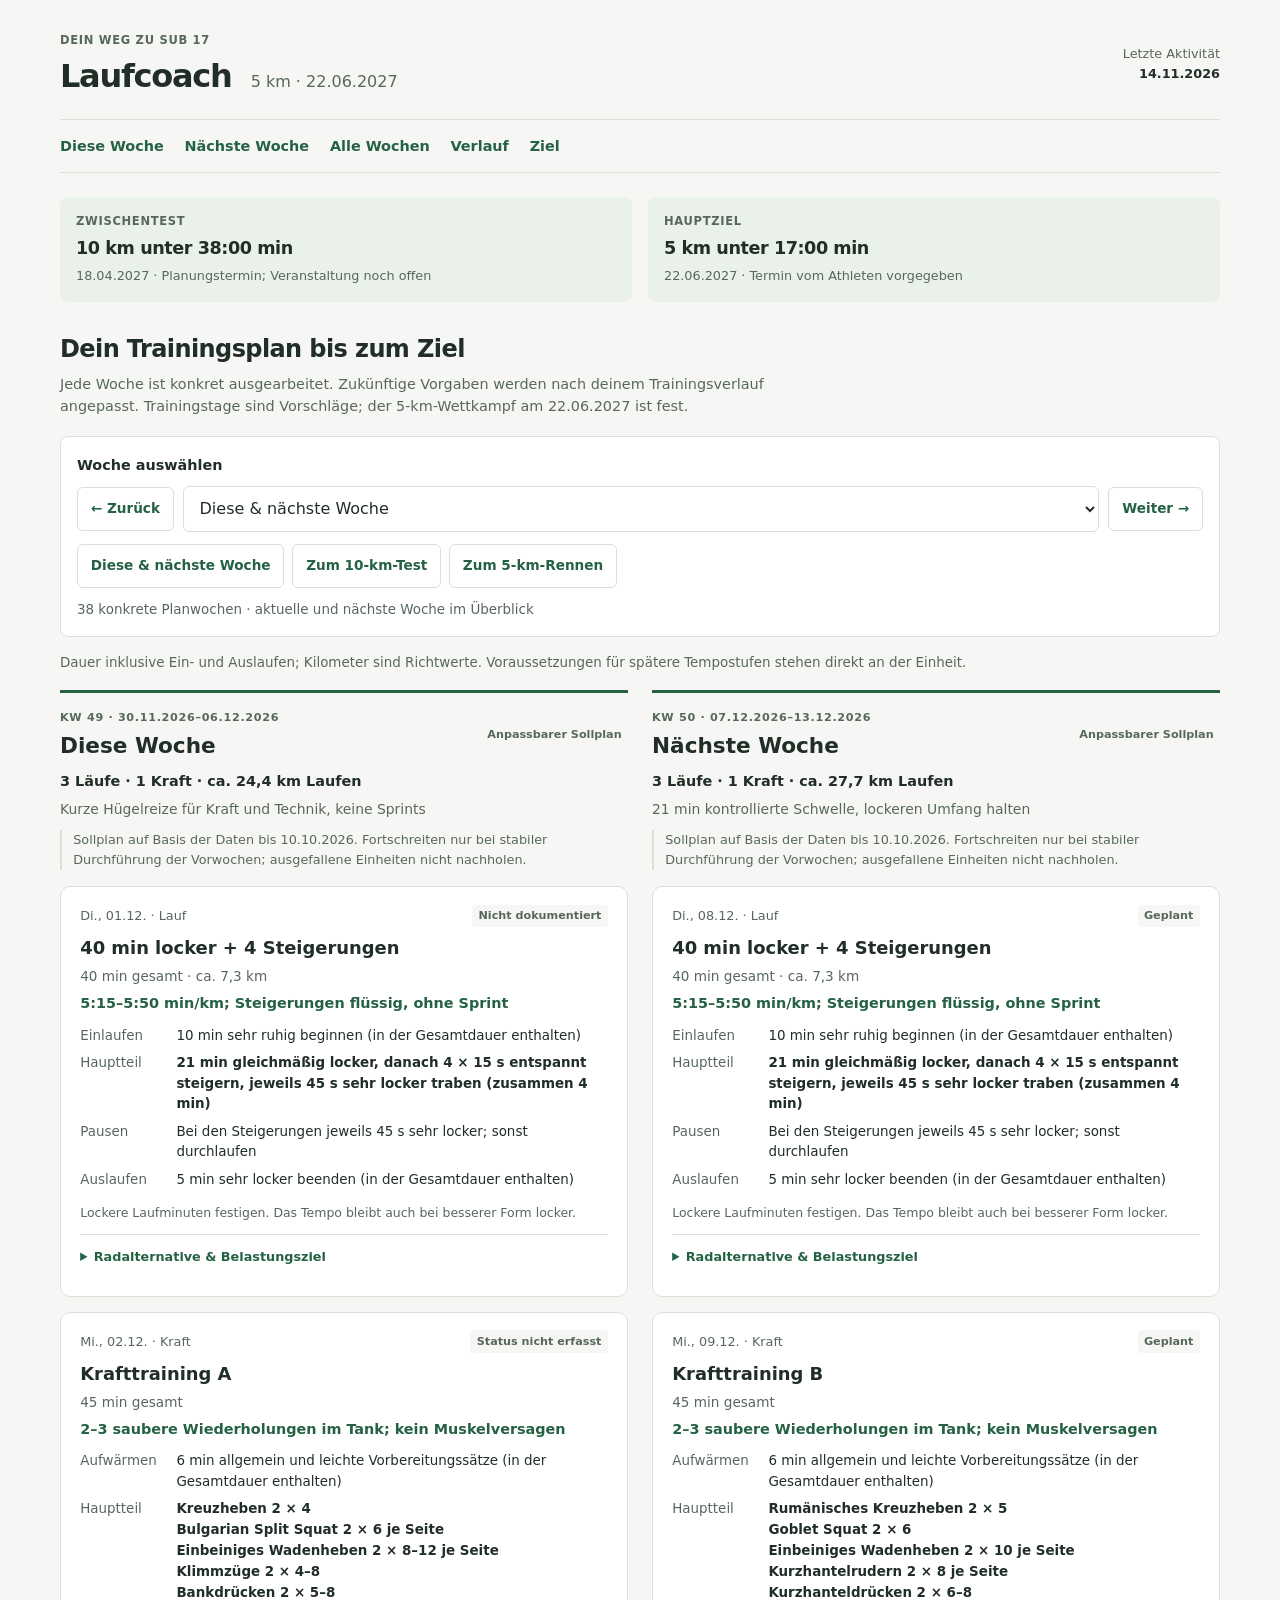
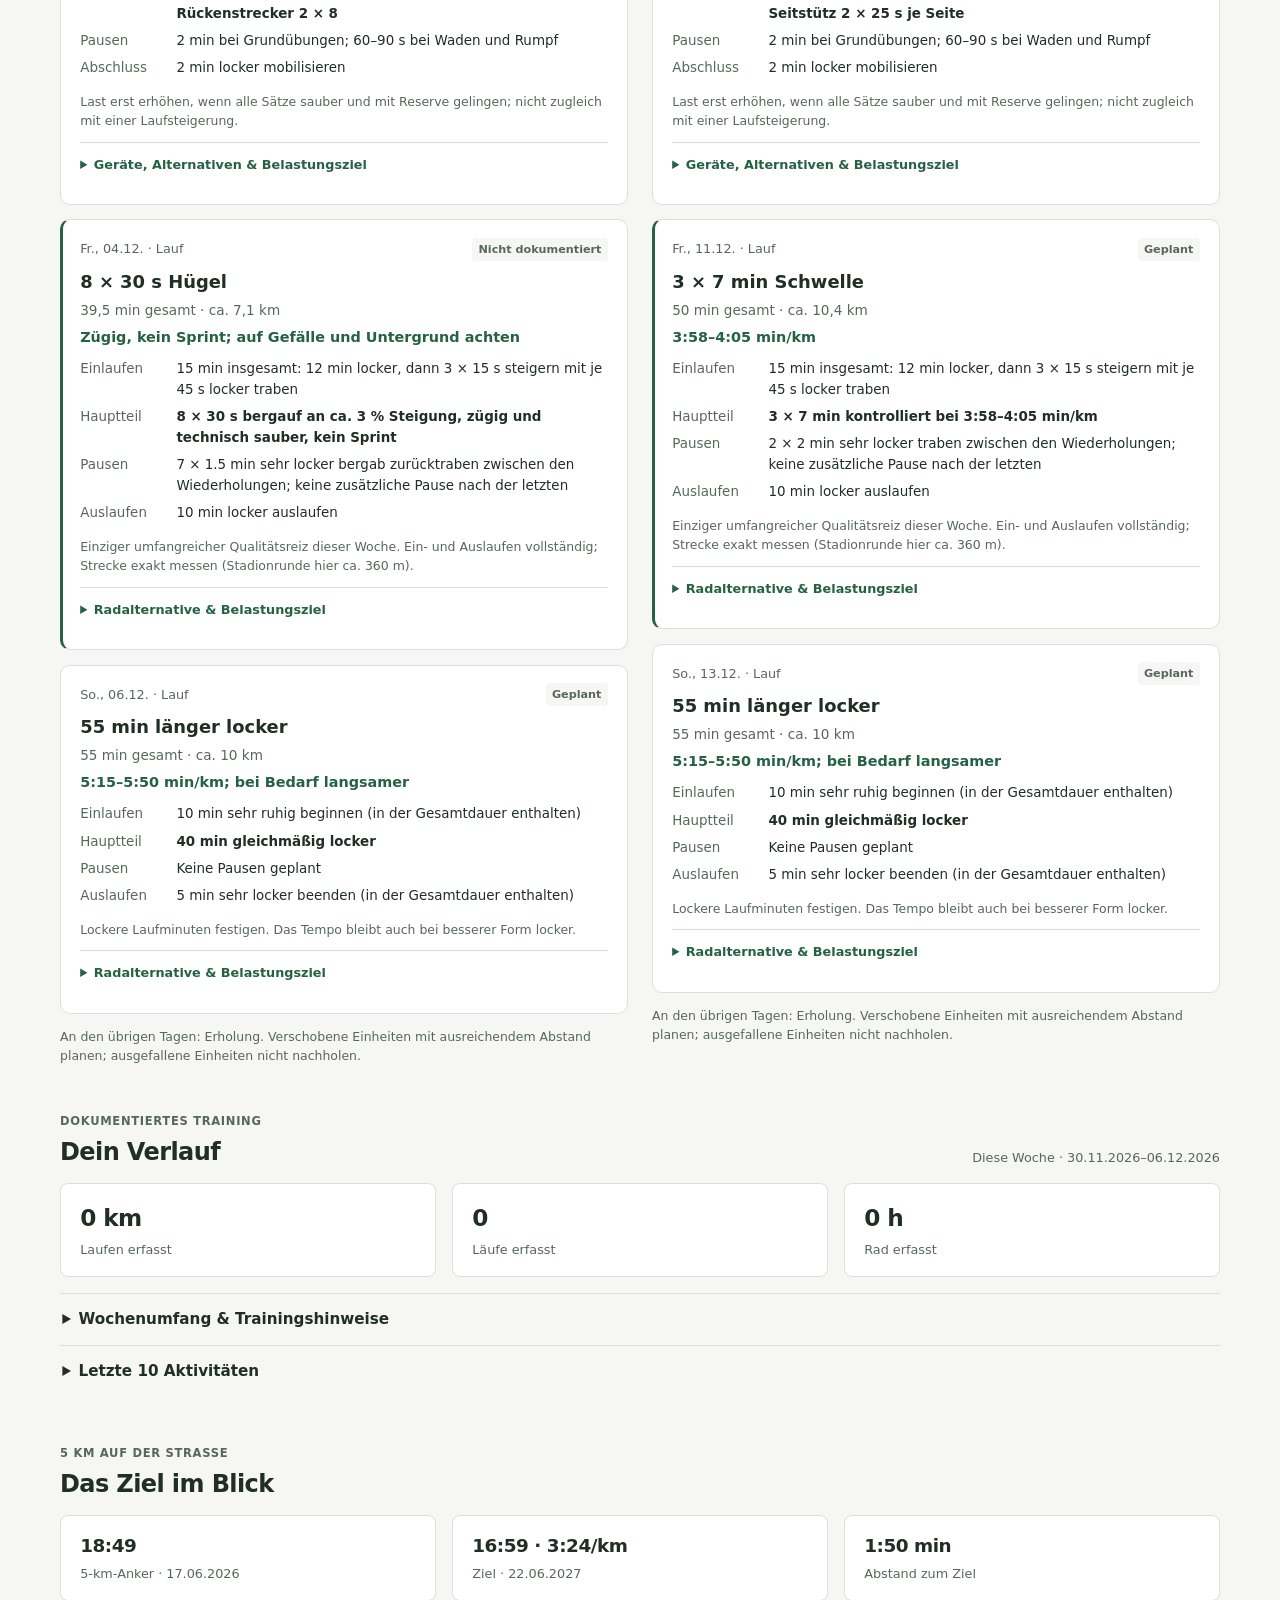
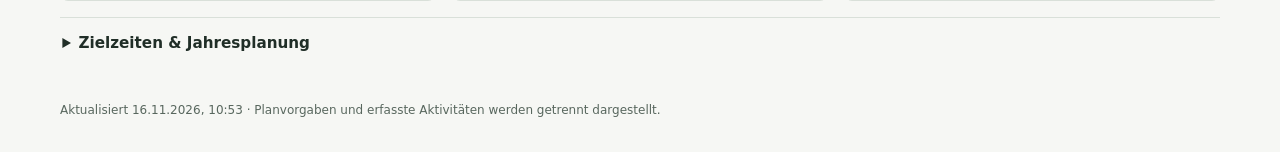
<file: dashboard/index.html>
<!doctype html>
<html lang="de">
<head>
  <meta charset="utf-8">
  <meta name="viewport" content="width=device-width, initial-scale=1">
  <meta name="color-scheme" content="light dark">
  <title>Laufcoach · Dein Trainingsplan</title>
  <link rel="stylesheet" href="style.css">
  <script>window.DASHBOARD_DATA = {"generated_at": "2026-11-16T11:53:56+01:00", "today": "2026-11-16", "season": {"plan_start": "2026-10-05", "plan_end": "2027-06-27", "updated_on": "2026-10-10", "primary_goal": {"date": "2027-06-22", "distance_km": 5, "target_seconds": 1019, "title": "5 km unter 17:00 min", "date_status": "Termin vom Athleten vorgegeben"}, "test_goal": {"date": "2027-04-18", "distance_km": 10, "target_seconds": 2279, "title": "10 km unter 38:00 min", "date_status": "Planungstermin; Veranstaltung noch offen", "recommended_window": "April 2027, bevorzugt 10.–25.04."}, "planning_note": "Vollständiger Sollplan auf Basis der Daten bis 10.10.2026. Nach jeder Trainingswoche abgleichen; spätere Tempostufen sind an die jeweils angegebenen Voraussetzungen gebunden. Der 10-km-Test ersetzt den bisher vorgesehenen 5-km-Formcheck im Frühjahr.", "phases": [{"period": "Oktober–November 2026", "start": "2026-10-05", "end": "2026-11-29", "phase": "Drei Läufe stabilisieren", "focus": "Kontrollierte Schwelle und kurze 400er wechseln sich ab. Laufminuten langsam aufbauen; jede vierte Woche entlasten."}, {"period": "Dezember 2026–Januar 2027", "start": "2026-11-30", "end": "2027-01-31", "phase": "Aerobe Basis und Kraft", "focus": "Längere lockere Läufe, Schwelle und dosierte Hügelreize. Feiertage und Entlastungswochen bewusst kürzer."}, {"period": "Februar–März 2027", "start": "2027-02-01", "end": "2027-03-28", "phase": "10-km-Tempohärte", "focus": "Längere kontrollierte Abschnitte in Richtung 3:48 min/km; 400er erhalten Tempogefühl und Abwechslung."}, {"period": "April 2027", "start": "2027-03-29", "end": "2027-04-25", "phase": "10-km-Test und Erholung", "focus": "Testlauf unter 38 min am vorläufigen 18.04., danach eine ruhige Woche und neue Pace-Einordnung."}, {"period": "Ende April–13. Juni 2027", "start": "2027-04-26", "end": "2027-06-13", "phase": "5-km-spezifischer Aufbau", "focus": "400er, 800er und 1000er gezielt kombinieren. Zielpace nur bei erfüllten Voraussetzungen, keine automatische Beschleunigung."}, {"period": "14.–27. Juni 2027", "start": "2027-06-14", "end": "2027-06-27", "phase": "Taper und Zielrennen", "focus": "Laufminuten reduzieren, kurze schnelle Abschnitte erhalten. Dienstag 22.06.: 5 km unter 17 min; anschließend Erholung."}]}, "header": {"title": "Laufcoach Dashboard", "goal": "5 km sub 17 im Juni 2027", "phase": "Drei Läufe stabilisieren", "focus": "Zwei lockere Läufe und eine kurze kontrollierte Schwelle", "next_milestone": "10-km-Test unter 38 min im April 2027; Planungstermin 18.04."}, "plan": {"week_start": "2026-11-16", "week_end": "2026-11-22", "phase": "Drei Läufe stabilisieren", "focus": "Zwei lockere Läufe und eine kurze kontrollierte Schwelle", "planning_note": "Stand 16.11. Auf Wunsch des Athleten ist bei normaler Erholung am Freitag eine kurze Schwelle vorgesehen. Nach zwei harten Radreizen in KW 46 bleibt es bei 12 min Schwellenzeit als einzigem harten Ausdauerreiz der Woche.", "provisional": true, "week_type": "deload", "planned_sessions": [{"id": "2026-11-20-run", "type": "run", "title": "2 × 6 min kontrollierte Schwelle", "priority": 1, "scheduled_date": "2026-11-20", "target_intensity": "hard", "target_duration_min": 40, "target_distance_km": 8.0, "warmup": "15 min locker einlaufen", "main_set": "2 × 6 min gleichmäßig bei 4:00–4:05 min/km, den ersten Abschnitt nahe 4:05 min/km beginnen", "recovery": "3 min sehr locker traben zwischen den beiden Abschnitten", "cooldown": "10 min locker auslaufen", "target_pace": "4:00–4:05 min/km in den Belastungsabschnitten", "rpe_target": "7/10", "condition": "Wenn der lockere Lauf am Dienstag und das Einlaufen am Freitag normal leicht fallen, beide Abschnitte wie geplant laufen. Bei ungewöhnlicher Müdigkeit am Freitag 30 min locker laufen (10 min ruhig beginnen, 15 min gleichmäßig, 5 min sehr locker beenden).", "alternatives": "Statt des Laufs 45 min locker Rad: 10 min ruhig einrollen, 30 min bei ca. 140–170 W, 5 min leicht ausrollen. Die Fahrt ersetzt den Lauf vollständig.", "duration_components_min": {"warmup": 15, "main": 12, "recovery": 3, "cooldown": 10}, "duration_is_estimate": false, "description": "Einziger harter Ausdauerreiz der Woche. Beide Wiederholungen gleichmäßig laufen und kontrolliert beenden.", "display_status": "offen"}, {"id": "2026-11-17-run", "type": "run", "title": "30 min locker", "priority": 2, "scheduled_date": "2026-11-17", "target_intensity": "LIT", "target_duration_min": 30, "target_distance_km": 5.5, "warmup": "10 min sehr ruhig beginnen (in der Gesamtdauer enthalten)", "main_set": "15 min gleichmäßig locker", "recovery": "Keine Pausen geplant", "cooldown": "5 min sehr locker beenden (in der Gesamtdauer enthalten)", "target_pace": "5:15–5:50 min/km; bei Bedarf langsamer", "rpe_target": "3–4/10", "alternatives": "Statt dieses Laufs 39 min Rad locker bei ca. 140–170 W; ersetzt den Lauf vollständig. Kein HIIT.", "duration_components_min": {"warmup": 10, "main": 15.0, "recovery": 0.0, "cooldown": 5}, "description": "Bei normaler Erholung gleichmäßig locker laufen.", "display_status": "offen"}, {"id": "2026-11-22-run", "type": "run", "title": "40 min länger locker", "priority": 2, "scheduled_date": "2026-11-22", "target_intensity": "LIT", "target_duration_min": 40, "target_distance_km": 7.3, "warmup": "10 min sehr ruhig beginnen (in der Gesamtdauer enthalten)", "main_set": "25 min gleichmäßig locker", "recovery": "Keine Pausen geplant", "cooldown": "5 min sehr locker beenden (in der Gesamtdauer enthalten)", "target_pace": "5:15–5:50 min/km; bei Bedarf langsamer", "rpe_target": "3–4/10", "alternatives": "Statt dieses Laufs 52 min Rad locker bei ca. 140–170 W; ersetzt den Lauf vollständig. Kein HIIT.", "duration_components_min": {"warmup": 10, "main": 25.0, "recovery": 0.0, "cooldown": 5}, "description": "Gleichmäßig locker laufen. Bei ungewöhnlicher Müdigkeit auf 30 min kürzen oder auslassen.", "display_status": "offen"}, {"id": "2026-11-18-strength", "type": "strength", "title": "Kraft erhalten – leicht", "priority": 3, "scheduled_date": "2026-11-18", "target_intensity": "moderate", "target_duration_min": 25, "warmup": "6 min allgemein und leichte Vorbereitungssätze (in der Gesamtdauer enthalten)", "main_set": "Goblet Squat 1 × 6\nRumänisches Kreuzheben mit Kurzhanteln 1 × 6\nWadenheben 1 × 10 je Seite\nKurzhantelrudern 2 × 8 je Seite\nKurzhanteldrücken 2 × 8\nSeitstütz 2 × 20 s je Seite", "recovery": "60–90 s zwischen den Sätzen", "cooldown": "2 min locker mobilisieren", "target_pace": "Sehr leicht; 4–5 Wiederholungen im Tank, kein Muskelversagen", "rpe_target": "4/10", "duration_components_min": {"warmup": 6, "main_and_recovery": 17, "cooldown": 2}, "setup": "Kreuzheben/Rumänisches Kreuzheben: Langhantel, bei leichter Variante Kurzhanteln. Split Squat: hinterer Fuß auf Bank, Kurzhanteln seitlich. Goblet Squat: Kurzhantel vor Brust. Wadenheben: Kurzhantel, freie Hand am Rack. Klimmzüge: Rackstange, bei Bedarf Band. Bankdrücken: Bank im Half Rack mit Sicherheitsablagen; Kurzhanteldrücken auf Bank. Rudern: freie Hand auf Bank. Rückenstrecker: Hyperextension-Bank. Seitstütz: Boden.", "alternatives": "Split Squat durch Ausfallschritte am Boden ersetzen; Klimmzüge durch Kurzhantelrudern 2 × 8 je Seite. Für Rückenstrecker: Bird Dog 2 × 6 je Seite. Last reduzieren, wenn Lauftraining beeinträchtigt wird.", "description": "Bei normaler Erholung optional. Leicht und mit Reserve ausführen.", "status": "optional", "display_status": "optional"}], "next_milestone": "10-km-Test unter 38 min im April 2027; Planungstermin 18.04."}, "plan_weeks": [{"key": "week-2026-10-05", "label": "KW 41", "plan": {"week_start": "2026-10-05", "week_end": "2026-10-11", "phase": "Phase 2 – Aerobe Basis und Schwelle", "focus": "Nach zügigem Lauf und zwei intensiven Tagen am 09./10.10. Erholung priorisieren; am 11.10. Ruhetag, höchstens optional 20 min sehr locker", "planned_sessions": [{"id": "2026-W41-run-easy", "status": "completed", "completed_activity_id": "local-332b56b2538fd5fa", "completion_note": "Laufplatz am 08.10. belegt: 9,00 km in 43:19 min bei 4:49 min/km. Länger und schneller als geplant; moderat statt locker.", "type": "run", "title": "30 min locker", "priority": 1, "scheduled_date": "2026-10-06", "target_intensity": "LIT", "target_duration_min": 30, "target_distance_km": 5.5, "warmup": "10 min sehr ruhig anlaufen (Teil der 30 min)", "main_set": "15 min locker und gleichmäßig", "recovery": "Keine Pausen geplant", "cooldown": "5 min locker beenden (gesamt 30 min)", "target_pace": "5:15–5:50 min/km", "rpe_target": "3/10", "description": "Ruhiger Einstieg nach den Intervallen vom 03.10. (Garmin-Datum korrigiert); keine Nachholkilometer.", "alternatives": "Statt dieses Laufs 40–50 min Rad locker bei ca. 150–180 W; ersetzt den Lauf.", "display_status": "erledigt", "matched_activity_id": "local-332b56b2538fd5fa", "match_reason": "Nach Aktivitätsanalyse ausdrücklich zugeordnet"}, {"id": "2026-W41-strength", "type": "strength", "title": "Krafttraining dosiert", "priority": 2, "scheduled_date": "2026-10-07", "target_intensity": "moderate", "target_duration_min": 50, "warmup": "8 min allgemein aufwärmen, darin 2 leichte Vorbereitungssätze Kreuzheben", "main_set": "Kreuzheben 2 × 4–5\nBulgarian Split Squat 2 × 6 je Seite\nEinbeiniges Wadenheben 2 × 8–12 je Seite\nKlimmzüge 3 × 4–8\nBankdrücken 3 × 5–8\nRückenstrecker 2 × 8–12", "recovery": "2–3 min bei Grundübungen, 60–90 s bei Ergänzungsübungen", "cooldown": "2 min locker mobilisieren; Hauptteil mit Pausen ca. 40 min", "target_pace": "2–3 Wiederholungen im Tank; kein Muskelversagen", "rpe_target": "6/10", "setup": "Kreuzheben: Langhantel vom Boden. Split Squat: hinterer Fuß auf der Bank, Kurzhanteln seitlich. Wadenheben: Kurzhantel, freie Hand am Rack. Klimmzüge: Rackstange, bei Bedarf Bandunterstützung. Bankdrücken: Langhantel im Half Rack mit Sicherheitsablagen. Rückenstrecker: Hyperextension-Bank. Für alle Übungen die Last so wählen, dass 2–3 saubere Wiederholungen übrig bleiben.", "alternatives": "Split Squat bei unsicherem Stand durch Ausfallschritte am Boden ersetzen; Klimmzüge durch Kurzhantelrudern 3 × 6–10 je Seite; Bankdrücken durch Kurzhanteldrücken mit gleicher Satzzahl. Bei Zeitmangel einen Satz der Oberkörperübungen streichen, Pausen nicht verkürzen.", "description": "Unterkörpervolumen begrenzt, damit der folgende Qualitätslauf nicht beeinträchtigt wird.", "display_status": "info"}, {"id": "2026-W41-run-threshold", "status": "completed", "completed_activity_id": "local-7ed4eb324c8d1bd3", "completion_note": "Qualitätsplatz am 10.10. durch 8 × 400 m belegt; die geplante Schwelle wurde nicht ausgeführt. Die zusätzliche schwellennahe Radfahrt am 09.10. zählt separat zur Belastung.", "type": "run", "title": "2 × 6 min kontrollierte Schwelle", "priority": 3, "scheduled_date": "2026-10-09", "target_intensity": "hard", "target_duration_min": 45, "target_distance_km": 9, "warmup": "15 min insgesamt: 12 min locker, dann 3 × 15 s steigern mit je 45 s locker traben", "main_set": "2 × 6 min gleichmäßig bei 3:58–4:05 min/km", "recovery": "Einmal 3 min locker traben zwischen den beiden Abschnitten", "cooldown": "15 min locker auslaufen (gesamt 45 min)", "target_pace": "3:58–4:05 min/km; nicht schneller abschließen", "rpe_target": "7/10", "description": "Einziger geplanter harter Ausdauerreiz; vollständiges Ein- und Auslaufen und gleichmäßige Abschnitte.", "alternatives": "Statt dieses Laufs 15 min locker Rad, 3 × 8 min bei ca. 255–270 W mit 4 min locker, danach 10 min ausfahren. Ersetzt den Lauf und zählt als harter Reiz.", "display_status": "erledigt", "matched_activity_id": "local-7ed4eb324c8d1bd3", "match_reason": "Nach Aktivitätsanalyse ausdrücklich zugeordnet"}, {"id": "2026-W41-run-long", "type": "run", "title": "Ruhetag bevorzugt · optional 20 min sehr locker", "status": "optional", "priority": 4, "scheduled_date": "2026-10-11", "target_intensity": "LIT", "target_duration_min": 20, "target_distance_km": 3.3, "warmup": "5 min sehr ruhig beginnen, nur wenn der optionale Lauf gewählt wird", "main_set": "10 min sehr locker; keine Steigerungen und keine Endbeschleunigung", "recovery": "Keine Pausen geplant", "cooldown": "5 min sehr locker beenden (gesamt 20 min)", "target_pace": "5:40–6:10 min/km oder langsamer; Erholung hat Vorrang", "rpe_target": "2–3/10", "description": "Hauptvorgabe ist ein Ruhetag nach Radbelastung am 09.10. und 400ern am 10.10. Nur bei normaler Erholung optional kurz laufen; kein dritter Lauf als Pflicht.", "alternatives": "Bevorzugt Ruhetag. Falls aktive Erholung gewünscht und gut vertragen: höchstens 25 min Rad sehr locker bei 120–150 W statt des optionalen Laufs.", "display_status": "optional"}], "next_milestone": "10-km-Test unter 38 min im April 2027; Planungstermin 18.04."}, "warnings": [{"level": "warning", "text": "Harte Ausdauerreize am 09.10. und 10.10. dokumentiert. Erholung priorisieren; künftig mindestens einen lockeren Tag dazwischen planen."}], "unmatched_activities": [{"activity_id": "local-7848416a16dc7935", "source_file": "09102026.csv", "date": "2026-10-09", "sport": "bike", "session_name": "Rad: 3 × 5 min schwellennahe Belastung", "duration_min": 60.0, "distance_km": 33.97, "avg_pace_sec_per_km": null, "avg_speed_kmh": 34.0, "avg_hr": null, "max_hr": null, "avg_power": 216.0, "max_power": 275.0, "elevation_gain_m": 0.0, "training_effect": null, "rpe": null, "completed": true, "notes": ""}], "week_summary": {"week_start": "2026-10-05", "week_end": "2026-10-11", "week_label": "KW 41", "run_km": 17.09, "bike_hours": 1.0, "run_sessions": 2, "bike_sessions": 1, "strength_sessions": 0, "hard_endurance_sessions": 2, "lit_sessions": 0, "moderate_sessions": 1, "hard_sessions": 2, "total_duration_min": 149.5}, "intensity": {"LIT": 0, "moderate": 1, "hard": 2}}, {"key": "week-2026-10-12", "label": "KW 42", "plan": {"week_start": "2026-10-12", "week_end": "2026-10-18", "phase": "Phase 2 – Aerobe Basis und Schwelle", "focus": "Langen lockeren Lauf und zwei harte Ausdauerreize verarbeitet abschließen; Ruhetag am 18.10., keine Nachholkilometer", "planning_note": "Aktivitäten bis 17.10. berücksichtigt. Der lange Umfang wurde am 12.10. mit 55:21 min bereits übererfüllt; am 15.10. folgten 3 × 7 min Schwelle statt der geplanten 2 × 6 min. Die zusätzliche Indoor-Radfahrt am 17.10. enthielt drei FTP-nahe 5-min-Abschnitte und zählt als zweiter harter Ausdauerreiz. Deshalb am 18.10. Ruhetag statt des optionalen kurzen Laufs.", "provisional": false, "week_type": "normal", "planned_sessions": [{"id": "2026-W42-run-long", "status": "completed", "completed_activity_id": "24699800418", "completion_note": "Am 12.10. absolviert: 10,60 km in 55:21 min bei 5:13 min/km, Ø 127 bpm, maximal 151 bpm. Damit länger als die geplanten 45 min; der lange Lauf der Woche ist erfüllt.", "type": "run", "title": "45 min locker", "priority": 1, "scheduled_date": "2026-10-18", "target_intensity": "LIT", "target_duration_min": 45, "target_distance_km": 8, "warmup": "10 min sehr ruhig beginnen (Teil der 45 min)", "main_set": "30 min gleichmäßig locker ohne Endbeschleunigung", "recovery": "Keine Pausen geplant", "cooldown": "5 min locker beenden (gesamt 45 min)", "target_pace": "5:15–5:50 min/km", "rpe_target": "3–4/10", "alternatives": "Statt dieses Laufs 60–75 min Rad locker bei ca. 150–180 W; ersetzt den Lauf. Nicht zusätzlich nachholen.", "duration_components_min": {"warmup": 10, "main": 30, "recovery": 0, "cooldown": 5}, "description": "Dritter Lauf als ruhiger Umfangsreiz; durch den längeren lockeren Lauf am 12.10. bereits erfüllt.", "display_status": "erledigt", "matched_activity_id": "24699800418", "match_reason": "Nach Aktivitätsanalyse ausdrücklich zugeordnet"}, {"id": "2026-W42-run-threshold", "status": "completed", "completed_activity_id": "24731870770", "completion_note": "Am 15.10. als 3 × 7 min absolviert. Abschnitte ca. 3:53 / 3:51 / 3:56 min/km; insgesamt 9,92 km in 42:30 min, Ø 152 bpm, maximal 172 bpm. Umfangreicher und überwiegend schneller als geplant.", "type": "run", "title": "2 × 6 min kontrollierte Schwelle", "priority": 2, "scheduled_date": "2026-10-16", "target_intensity": "hard", "target_duration_min": 45, "target_distance_km": 9, "warmup": "15 min insgesamt: 12 min locker, dann 3 × 15 s steigern mit je 45 s locker traben", "main_set": "2 × 6 min gleichmäßig bei 3:58–4:05 min/km", "recovery": "Einmal 3 min locker traben zwischen den beiden Abschnitten", "cooldown": "15 min locker auslaufen (gesamt 45 min)", "target_pace": "3:58–4:05 min/km; nicht schneller abschließen", "rpe_target": "7/10", "alternatives": "Statt dieses Laufs 15 min locker Rad, 3 × 8 min bei ca. 255–270 W mit 4 min locker, danach 10 min ausfahren. Ersetzt den Lauf und zählt als harter Reiz.", "duration_components_min": {"warmup": 15, "main": 12, "recovery": 3, "cooldown": 15}, "description": "Einziger geplanter harter Ausdauerreiz; durch 3 × 7 min am 15.10. erfüllt. Kein weiterer harter Reiz in dieser Woche.", "display_status": "erledigt", "matched_activity_id": "24731870770", "match_reason": "Nach Aktivitätsanalyse ausdrücklich zugeordnet"}, {"id": "2026-W42-strength", "type": "strength", "title": "Krafttraining dosiert", "priority": 3, "scheduled_date": "2026-10-14", "target_intensity": "moderate", "target_duration_min": 50, "warmup": "8 min allgemein aufwärmen, darin 2 leichte Vorbereitungssätze Kreuzheben", "main_set": "Kreuzheben 2 × 4–5\nBulgarian Split Squat 2 × 6 je Seite\nEinbeiniges Wadenheben 2 × 8–12 je Seite\nKlimmzüge 3 × 4–8\nBankdrücken 3 × 5–8\nRückenstrecker 2 × 8–12", "recovery": "2–3 min bei Grundübungen, 60–90 s bei Ergänzungsübungen", "cooldown": "2 min locker mobilisieren; Hauptteil mit Pausen ca. 40 min", "target_pace": "2–3 Wiederholungen im Tank; kein Muskelversagen", "rpe_target": "6/10", "duration_components_min": {"warmup": 8, "main_and_recovery": 40, "cooldown": 2}, "setup": "Kreuzheben/Rumänisches Kreuzheben: Langhantel, bei leichter Variante Kurzhanteln. Split Squat: hinterer Fuß auf Bank, Kurzhanteln seitlich. Goblet Squat: Kurzhantel vor Brust. Wadenheben: Kurzhantel, freie Hand am Rack. Klimmzüge: Rackstange, bei Bedarf Band. Bankdrücken: Bank im Half Rack mit Sicherheitsablagen; Kurzhanteldrücken auf Bank. Rudern: freie Hand auf Bank. Rückenstrecker: Hyperextension-Bank. Seitstütz: Boden.", "alternatives": "Split Squat durch Ausfallschritte am Boden ersetzen; Klimmzüge durch Kurzhantelrudern 2 × 8 je Seite. Für Rückenstrecker: Bird Dog 2 × 6 je Seite. Last reduzieren, wenn Lauftraining beeinträchtigt wird.", "description": "Nicht als Nachholeinheit zwischen Schwellenlauf und Erholungstag einschieben; eine nicht dokumentierte Durchführung wird nicht unterstellt.", "display_status": "info"}, {"id": "2026-W42-run-easy", "status": "cancelled", "condition": "Entfällt nach dem zusätzlichen harten Radreiz am 17.10.; Ruhetag.", "type": "run", "title": "Entfällt · Ruhetag nach Rad-Schwelle", "priority": 4, "scheduled_date": "2026-10-18", "target_intensity": "LIT", "target_duration_min": 20, "target_distance_km": 3.3, "warmup": "5 min sehr ruhig anlaufen (Teil der 20 min)", "main_set": "10 min sehr locker und gleichmäßig; keine Steigerungen", "recovery": "Keine Pausen geplant", "cooldown": "5 min sehr locker beenden (gesamt 20 min)", "target_pace": "5:40–6:10 min/km oder langsamer; Erholung hat Vorrang", "rpe_target": "2–3/10", "alternatives": "Ruhetag; keine zusätzliche Rad- oder Laufeinheit.", "duration_components_min": {"warmup": 5, "main": 10, "recovery": 0, "cooldown": 5}, "description": "Der zuvor optionale dritte Lauf entfällt nach der Indoor-Radfahrt am 17.10. Der Wochenumfang wird nicht nachgeholt oder erweitert.", "display_status": "entfällt"}], "next_milestone": "10-km-Test unter 38 min im April 2027; Planungstermin 18.04."}, "warnings": [{"level": "warning", "text": "Der Laufumfang ist gegenüber der Vorwoche um 20 % gestiegen."}], "unmatched_activities": [{"activity_id": "24754566581", "source_file": "2026-10-17_bike_activity_24754566581.csv", "date": "2026-10-17", "sport": "bike", "session_name": "Indoor-Radfahren", "duration_min": 55.0, "distance_km": 30.92, "avg_pace_sec_per_km": null, "avg_speed_kmh": 33.73, "avg_hr": 131.0, "max_hr": 156.0, "avg_power": 214.0, "max_power": 285.0, "elevation_gain_m": 0.0, "training_effect": null, "rpe": null, "completed": true, "notes": "Coaching-Einordnung: harter Rad-Schwellenreiz mit drei FTP-nahen 5-min-Abschnitten."}], "week_summary": {"week_start": "2026-10-12", "week_end": "2026-10-18", "week_label": "KW 42", "run_km": 20.52, "bike_hours": 0.92, "run_sessions": 2, "bike_sessions": 1, "strength_sessions": 0, "hard_endurance_sessions": 2, "lit_sessions": 1, "moderate_sessions": 0, "hard_sessions": 2, "total_duration_min": 152.9}, "intensity": {"LIT": 1, "moderate": 0, "hard": 2}}, {"key": "week-2026-10-19", "label": "KW 43", "plan": {"week_start": "2026-10-19", "week_end": "2026-10-25", "phase": "Phase 2 – Aerobe Basis und Schwelle", "focus": "Ungeplant hohe Intensität begrenzen; gestrichene 400er nicht nachholen", "planning_note": "Abgeschlossene Woche nach Garmin-Abgleich bis 25.10.2026. Der harte Tempodauerlauf am 20.10., die FTP-nahe Radfahrt am 23.10. und die 400er am 25.10. ergaben trotz angepasstem Sollplan drei harte Ausdauerreize. Der lockere Lauf am 22.10. blieb kontrolliert; Krafttraining ist nicht dokumentiert.", "provisional": false, "week_type": "normal", "planned_sessions": [{"id": "2026-10-23-run", "status": "cancelled", "condition": "Die geplanten 400er entfielen nach dem harten Tempodauerlauf; tatsächlich wurde am selben Tag zusätzlich eine harte Indoor-Radfahrt absolviert.", "type": "run", "title": "Entfällt · 6 × 400 m kontrolliert", "priority": 1, "scheduled_date": "2026-10-23", "target_intensity": "hard", "target_duration_min": 41.5, "target_distance_km": 8.2, "warmup": "15 min insgesamt: 12 min locker, dann 3 × 15 s steigern mit je 45 s locker traben", "main_set": "Ursprünglich 6 × 400 m in 88–90 s (3:40–3:45 min/km); nach dem harten Dauerlauf gestrichen", "recovery": "Ursprünglich 5 × 1,5 min sehr locker traben; Einheit entfällt vollständig", "cooldown": "10 min locker auslaufen", "target_pace": "Keine 400er in dieser Woche; nicht nachholen", "rpe_target": "Ruhetag", "alternatives": "Ruhetag; keine zusätzliche harte Rad- oder Laufeinheit.", "duration_components_min": {"warmup": 15, "main": 9, "recovery": 7.5, "cooldown": 10}, "duration_is_estimate": true, "description": "Die geplante Laufeinheit entfiel. Die Indoor-Radfahrt am 23.10. über 48:10 min mit zwei 10-min-Abschnitten bei Ø 273 W zählt separat als harter Reiz.", "display_status": "entfällt"}, {"id": "2026-10-20-run", "status": "completed", "completed_activity_id": "24791941751", "completion_note": "8,07 km in 32:28 min bei 4:01 min/km, Ø 158 bpm, maximal 171 bpm. Statt lockerem Lauf ein harter Tempodauerlauf.", "type": "run", "title": "30 min locker", "priority": 2, "scheduled_date": "2026-10-20", "target_intensity": "LIT", "target_duration_min": 30, "target_distance_km": 5.5, "warmup": "10 min sehr ruhig beginnen (in der Gesamtdauer enthalten)", "main_set": "15 min gleichmäßig locker", "recovery": "Keine Pausen geplant", "cooldown": "5 min sehr locker beenden (in der Gesamtdauer enthalten)", "target_pace": "5:15–5:50 min/km; bei Bedarf langsamer", "rpe_target": "3–4/10", "alternatives": "Statt dieses Laufs 39 min Rad locker bei ca. 150–180 W; ersetzt den Lauf vollständig.", "duration_components_min": {"warmup": 10, "main": 15.0, "recovery": 0.0, "cooldown": 5}, "description": "Der geplante lockere Lauf wurde als harter Tempodauerlauf ausgeführt und belegte den Qualitätsplatz der Woche.", "display_status": "erledigt", "matched_activity_id": "24791941751", "match_reason": "Nach Aktivitätsanalyse ausdrücklich zugeordnet"}, {"id": "2026-10-22-run-long", "status": "completed", "completed_activity_id": "24813543474", "completion_note": "8,02 km in 45:18 min bei 5:39 min/km, Ø 126 bpm, maximal 140 bpm; kontrollierter längerer lockerer Lauf.", "type": "run", "title": "45 min länger locker", "priority": 2, "scheduled_date": "2026-10-22", "target_intensity": "LIT", "target_duration_min": 45, "target_distance_km": 8.2, "warmup": "10 min sehr ruhig beginnen (in der Gesamtdauer enthalten)", "main_set": "30 min gleichmäßig locker", "recovery": "Keine Pausen geplant", "cooldown": "5 min sehr locker beenden (in der Gesamtdauer enthalten)", "target_pace": "5:15–5:50 min/km; bei Bedarf langsamer", "rpe_target": "3–4/10", "alternatives": "Statt dieses Laufs 58 min Rad locker bei ca. 150–180 W; ersetzt den Lauf vollständig.", "duration_components_min": {"warmup": 10, "main": 30.0, "recovery": 0.0, "cooldown": 5}, "description": "Der längere lockere Lauf wurde kontrolliert absolviert. Am 25.10. folgten ungeplant 12,98 km mit sechs 400-m-Abschnitten; diese zusätzliche harte Aktivität ist im Tagebuch dokumentiert.", "display_status": "erledigt", "matched_activity_id": "24813543474", "match_reason": "Nach Aktivitätsanalyse ausdrücklich zugeordnet"}, {"id": "2026-10-21-strength", "type": "strength", "title": "Krafttraining A", "priority": 3, "scheduled_date": "2026-10-21", "target_intensity": "moderate", "target_duration_min": 25, "warmup": "6 min allgemein und leichte Vorbereitungssätze (in der Gesamtdauer enthalten)", "main_set": "Goblet Squat 1 × 6\nRumänisches Kreuzheben mit Kurzhanteln 1 × 6\nWadenheben 1 × 10 je Seite\nKurzhantelrudern 2 × 8 je Seite\nKurzhanteldrücken 2 × 8\nSeitstütz 2 × 20 s je Seite", "recovery": "60–90 s zwischen den Sätzen", "cooldown": "2 min locker mobilisieren", "target_pace": "Sehr leicht; 4–5 Wiederholungen im Tank, keine ungewohnten Übungen", "rpe_target": "4/10", "duration_components_min": {"warmup": 6, "main_and_recovery": 17, "cooldown": 2}, "setup": "Kreuzheben/Rumänisches Kreuzheben: Langhantel, bei leichter Variante Kurzhanteln. Split Squat: hinterer Fuß auf Bank, Kurzhanteln seitlich. Goblet Squat: Kurzhantel vor Brust. Wadenheben: Kurzhantel, freie Hand am Rack. Klimmzüge: Rackstange, bei Bedarf Band. Bankdrücken: Bank im Half Rack mit Sicherheitsablagen; Kurzhanteldrücken auf Bank. Rudern: freie Hand auf Bank. Rückenstrecker: Hyperextension-Bank. Seitstütz: Boden.", "alternatives": "Split Squat durch Ausfallschritte am Boden ersetzen; Klimmzüge durch Kurzhantelrudern 2 × 8 je Seite. Für Rückenstrecker: Bird Dog 2 × 6 je Seite. Last reduzieren, wenn Lauftraining beeinträchtigt wird.", "description": "Eine Durchführung ist nicht dokumentiert und wird nicht unterstellt.", "display_status": "info"}], "next_milestone": "10-km-Test unter 38 min im April 2027; Planungstermin 18.04."}, "warnings": [{"level": "warning", "text": "Diese Woche enthält mehr als 2 harte Ausdauerreize. Keine weitere Intensität ergänzen."}, {"level": "warning", "text": "Der Laufumfang ist gegenüber der Vorwoche um 42 % gestiegen."}, {"level": "info", "text": "Wichtigste Prioritätseinheit noch offen: Entfällt · 6 × 400 m kontrolliert."}], "unmatched_activities": [{"activity_id": "24826644817", "source_file": "2026-10-23_bike_activity_24826644817.csv", "date": "2026-10-23", "sport": "bike", "session_name": "Indoor-Radfahren", "duration_min": 48.17, "distance_km": 27.53, "avg_pace_sec_per_km": null, "avg_speed_kmh": 34.3, "avg_hr": 134.0, "max_hr": 154.0, "avg_power": 223.0, "max_power": 278.0, "elevation_gain_m": 0.0, "training_effect": null, "rpe": null, "completed": true, "notes": "Coaching-Einordnung: harter Rad-Schwellenreiz mit zwei FTP-nahen 10-min-Abschnitten.", "intensity": "hard"}, {"activity_id": "24843528734", "source_file": "2026-10-25_run_activity_24843528734.csv", "date": "2026-10-25", "sport": "run", "session_name": "Schönfeld Laufen", "duration_min": 63.61, "distance_km": 12.98, "avg_pace_sec_per_km": 294.0, "avg_speed_kmh": 12.24, "avg_hr": 145.0, "max_hr": 179.0, "avg_power": null, "max_power": null, "elevation_gain_m": 68.0, "training_effect": null, "rpe": null, "completed": true, "notes": "Coaching-Einordnung: harter Intervallreiz mit sechs 400-m-Abschnitten und Sprintabschluss.", "intensity": "hard"}], "week_summary": {"week_start": "2026-10-19", "week_end": "2026-10-25", "week_label": "KW 43", "run_km": 29.07, "bike_hours": 0.8, "run_sessions": 3, "bike_sessions": 1, "strength_sessions": 0, "hard_endurance_sessions": 3, "lit_sessions": 1, "moderate_sessions": 0, "hard_sessions": 3, "total_duration_min": 189.6}, "intensity": {"LIT": 1, "moderate": 0, "hard": 3}}, {"key": "week-2026-10-26", "label": "KW 44", "plan": {"week_start": "2026-10-26", "week_end": "2026-11-01", "phase": "Phase 2 – Aerobe Basis und Schwelle", "focus": "Drei harte Ausdauerreize verarbeiten; am 01.11. Ruhetag statt langem Lauf", "planning_note": "Aktivitäten bis 31.10.2026 berücksichtigt. Die Radfahrten am 27.10. und 30.10. sowie der Schwellenlauf am 31.10. zählen jeweils als harte Ausdauerreize. Damit wurde die geplante Entlastungswoche deutlich überschritten. Der lange Lauf am 01.11. entfällt vollständig; keine Kilometer und kein Krafttraining nachholen.", "provisional": false, "week_type": "deload", "planned_sessions": [{"id": "2026-10-30-run", "status": "completed", "completed_activity_id": "24915486320", "completion_note": "Am 31.10. als 3 × 8 min absolviert: erste zwei Abschnitte etwa 3:56 und 3:57 min/km, dritter Abschnitt etwa 3:41 min/km. Gesamt 11,79 km in 52:43 min, Ø 149 bpm, maximal 175 bpm. Umfangreicher als geplant und mit deutlich zu schnellem Schlussabschnitt.", "type": "run", "title": "2 × 6 min Schwelle", "priority": 1, "scheduled_date": "2026-10-30", "target_intensity": "hard", "target_duration_min": 40, "target_distance_km": 8.0, "warmup": "15 min insgesamt: 12 min locker, dann 3 × 15 s steigern mit je 45 s locker traben", "main_set": "2 × 6 min kontrolliert bei 3:58–4:05 min/km", "recovery": "1 × 3 min sehr locker traben zwischen den Wiederholungen; keine zusätzliche Pause nach der letzten", "cooldown": "10 min locker auslaufen", "target_pace": "3:58–4:05 min/km", "rpe_target": "7–8/10", "alternatives": "Statt des gesamten Laufs 50 min Rad: 12 min locker, 3 × 6 min bei ca. 255–270 W, dazwischen 2 × 3 min locker, 14 min ausfahren. Zählt als harter Reiz und ersetzt den Lauf.", "duration_components_min": {"warmup": 15, "main": 12, "recovery": 3, "cooldown": 10}, "duration_is_estimate": false, "description": "Der Lauf am 31.10. erfüllt den Qualitätsplatz. Die Indoor-Radfahrt am 30.10. mit zwölf 1-min-Belastungen bei überwiegend 337–338 W war ein zusätzlicher harter Reiz.", "display_status": "erledigt", "matched_activity_id": "24915486320", "match_reason": "Nach Aktivitätsanalyse ausdrücklich zugeordnet"}, {"id": "2026-10-27-run", "status": "completed", "completed_activity_id": "24871824710", "completion_note": "Durch Indoor-Rad ersetzt: 39:56 min, 23,30 km, Ø 235 W, NP 246 W, Ø 142 bpm. Drei 6-min-Abschnitte bei Ø 273 / 273 / 272 W; damit klar härter als die vorgesehene lockere Radalternative und als harter Reiz eingeordnet.", "type": "run", "title": "30 min locker", "priority": 2, "scheduled_date": "2026-10-27", "target_intensity": "LIT", "target_duration_min": 30, "target_distance_km": 5.5, "warmup": "10 min sehr ruhig beginnen (in der Gesamtdauer enthalten)", "main_set": "15 min gleichmäßig locker", "recovery": "Keine Pausen geplant", "cooldown": "5 min sehr locker beenden (in der Gesamtdauer enthalten)", "target_pace": "5:15–5:50 min/km; bei Bedarf langsamer", "rpe_target": "3–4/10", "alternatives": "Statt dieses Laufs 39 min Rad locker bei ca. 150–180 W; ersetzt den Lauf vollständig.", "duration_components_min": {"warmup": 10, "main": 15, "recovery": 0, "cooldown": 5}, "description": "Die absolvierte Radalternative war nicht locker und zählt als erster harter Ausdauerreiz der Woche.", "display_status": "erledigt", "matched_activity_id": "24871824710", "match_reason": "Nach Aktivitätsanalyse ausdrücklich zugeordnet"}, {"id": "2026-11-01-run", "status": "completed", "completion_note": "Vom Athleten am 08.11. nachgemeldet: 10,00 km locker bei etwa 5:00 min/km in KW 44, nicht aufgezeichnet. Exakter Tag und Herzfrequenz fehlen; rechnerische Dauer etwa 50:00 min.", "condition": "Nachmeldung korrigiert die frühere Annahme eines vollständigen Ausfalls; der genaue Tag innerhalb der KW 44 bleibt offen.", "type": "run", "title": "40 min länger locker", "priority": 2, "scheduled_date": "2026-11-01", "target_intensity": "LIT", "target_duration_min": 40, "target_distance_km": 7.3, "warmup": "10 min sehr ruhig beginnen (in der Gesamtdauer enthalten)", "main_set": "25 min gleichmäßig locker", "recovery": "Keine Pausen geplant", "cooldown": "5 min sehr locker beenden (in der Gesamtdauer enthalten)", "target_pace": "5:15–5:50 min/km; tatsächlich etwa 5:00 min/km laut Athletenangabe", "rpe_target": "3–4/10", "alternatives": "Nicht relevant; die Einheit wurde als Lauf nachgemeldet.", "duration_components_min": {"warmup": 10, "main": 25, "recovery": 0, "cooldown": 5}, "description": "Manuell dokumentierte Einheit ohne Garmin-Aufzeichnung. Die drei harten Reize der Woche bleiben unverändert; der Lauf erhöht den lockeren Wochenumfang.", "display_status": "erledigt"}, {"id": "2026-10-28-strength", "type": "strength", "title": "Kraft erhalten – leicht", "priority": 3, "scheduled_date": "2026-10-28", "target_intensity": "moderate", "target_duration_min": 25, "warmup": "6 min allgemein und leichte Vorbereitungssätze (in der Gesamtdauer enthalten)", "main_set": "Goblet Squat 1 × 6\nRumänisches Kreuzheben mit Kurzhanteln 1 × 6\nWadenheben 1 × 10 je Seite\nKurzhantelrudern 2 × 8 je Seite\nKurzhanteldrücken 2 × 8\nSeitstütz 2 × 20 s je Seite", "recovery": "60–90 s zwischen den Sätzen", "cooldown": "2 min locker mobilisieren", "target_pace": "Sehr leicht; 4–5 Wiederholungen im Tank, keine ungewohnten Übungen", "rpe_target": "4/10", "duration_components_min": {"warmup": 6, "main_and_recovery": 17, "cooldown": 2}, "setup": "Goblet Squat und rumänisches Kreuzheben: Kurzhanteln. Wadenheben: Kurzhantel, freie Hand am Rack. Rudern und Drücken: Kurzhanteln und Bank. Seitstütz: Boden.", "alternatives": "Nicht nachholen. Nach den dokumentierten harten Ausdauerreizen hat Erholung Vorrang.", "description": "Eine Durchführung ist nicht dokumentiert und wird nicht unterstellt.", "display_status": "info"}], "next_milestone": "10-km-Test unter 38 min im April 2027; Planungstermin 18.04."}, "warnings": [{"level": "warning", "text": "Harte Ausdauerreize am 30.10. und 31.10. dokumentiert. Erholung priorisieren; künftig mindestens einen lockeren Tag dazwischen planen."}, {"level": "warning", "text": "Diese Woche enthält mehr als 2 harte Ausdauerreize. Keine weitere Intensität ergänzen."}], "unmatched_activities": [{"activity_id": "24907587469", "source_file": "2026-10-30_bike_activity_24907587469.csv", "date": "2026-10-30", "sport": "bike", "session_name": "Indoor-Radfahren", "duration_min": 60.0, "distance_km": 33.08, "avg_pace_sec_per_km": null, "avg_speed_kmh": 33.08, "avg_hr": 132.0, "max_hr": 165.0, "avg_power": 206.0, "max_power": 410.0, "elevation_gain_m": 0.0, "training_effect": null, "rpe": null, "completed": true, "notes": "Coaching-Einordnung: harter Rad-HIIT-Reiz mit zwölf 1-min-Belastungen deutlich oberhalb FTP.", "intensity": "hard"}], "week_summary": {"week_start": "2026-10-26", "week_end": "2026-11-01", "week_label": "KW 44", "run_km": 11.79, "bike_hours": 1.67, "run_sessions": 1, "bike_sessions": 2, "strength_sessions": 0, "hard_endurance_sessions": 3, "lit_sessions": 0, "moderate_sessions": 0, "hard_sessions": 3, "total_duration_min": 152.7}, "intensity": {"LIT": 0, "moderate": 0, "hard": 3}}, {"key": "week-2026-11-02", "label": "KW 45", "plan": {"week_start": "2026-11-02", "week_end": "2026-11-08", "phase": "Drei Läufe stabilisieren", "focus": "Rückblick: zwei harte Reize trotz geplanter Erholungswoche", "planning_note": "Abschluss nach Garmin-Abgleich bis 08.11.2026 und manueller Meldung eines Rad-HIIT. Aufgezeichnet wurden zwei Läufe; zusätzlich wurde 4 × 4 min Rad bei 280 W gemeldet. Die ursprünglich geplante reine Erholung wurde nicht eingehalten.", "provisional": true, "week_type": "deload", "planned_sessions": [{"id": "2026-11-06-run", "status": "cancelled", "condition": "Ein weiterer Lauf ist nicht dokumentiert. Das manuell gemeldete Rad-HIIT war kein gleichwertiger lockerer Ersatz; nicht nachholen.", "type": "run", "title": "30 min locker · Schwelle entfällt", "priority": 1, "scheduled_date": "2026-11-06", "target_intensity": "LIT", "target_duration_min": 30, "target_distance_km": 5.5, "warmup": "10 min sehr ruhig beginnen (in der Gesamtdauer enthalten)", "main_set": "15 min gleichmäßig locker; keine Steigerungen oder Tempoblöcke", "recovery": "Keine Pausen geplant", "cooldown": "5 min sehr locker beenden (in der Gesamtdauer enthalten)", "target_pace": "5:20–5:55 min/km; bei Bedarf langsamer", "rpe_target": "3/10", "alternatives": "Statt dieses Laufs 39 min Rad locker bei ca. 140–170 W; ersetzt den Lauf vollständig. Kein HIIT.", "duration_components_min": {"warmup": 10, "main": 15, "recovery": 0, "cooldown": 5}, "duration_is_estimate": false, "description": "Die ursprünglich geplanten 3 × 5 min Schwelle entfallen nach der hohen Intensitätsdichte der beiden Vorwochen.", "display_status": "entfällt"}, {"id": "2026-11-03-run", "status": "completed", "completed_activity_id": "24950309075", "completion_note": "8,03 km in 36:35,8 min bei Ø 4:33 min/km, Ø 150 bpm und maximal 162 bpm. Progressiv und moderat bis zügig statt rein locker.", "type": "run", "title": "30 min locker", "priority": 2, "scheduled_date": "2026-11-03", "target_intensity": "LIT", "target_duration_min": 30, "target_distance_km": 5.5, "warmup": "10 min sehr ruhig beginnen (in der Gesamtdauer enthalten)", "main_set": "15 min gleichmäßig locker", "recovery": "Keine Pausen geplant", "cooldown": "5 min sehr locker beenden (in der Gesamtdauer enthalten)", "target_pace": "5:15–5:50 min/km; bei Bedarf langsamer", "rpe_target": "3–4/10", "alternatives": "Statt dieses Laufs 39 min Rad locker bei ca. 140–170 W; ersetzt den Lauf vollständig. Kein HIIT.", "duration_components_min": {"warmup": 10, "main": 15.0, "recovery": 0.0, "cooldown": 5}, "description": "Sehr kontrollierter Wiedereinstieg nach drei harten Reizen in fünf Tagen; bei ungewöhnlicher Müdigkeit Ruhetag.", "display_status": "erledigt", "matched_activity_id": "24950309075", "match_reason": "Nach Aktivitätsanalyse ausdrücklich zugeordnet"}, {"id": "2026-11-08-run", "status": "completed", "completed_activity_id": "25007001304", "completion_note": "12,17 km in 59:01,3 min mit 6 × 400 m in 92,2 / 89,6 / 90,3 / 91,3 / 89,4 / 81,2 s. Klarer Intervallreiz statt lockerem Lauf.", "type": "run", "title": "40 min länger locker", "priority": 2, "scheduled_date": "2026-11-08", "target_intensity": "LIT", "target_duration_min": 40, "target_distance_km": 7.3, "warmup": "10 min sehr ruhig beginnen (in der Gesamtdauer enthalten)", "main_set": "25 min gleichmäßig locker", "recovery": "Keine Pausen geplant", "cooldown": "5 min sehr locker beenden (in der Gesamtdauer enthalten)", "target_pace": "5:15–5:50 min/km; bei Bedarf langsamer", "rpe_target": "3–4/10", "alternatives": "Statt dieses Laufs 52 min Rad locker bei ca. 140–170 W; ersetzt den Lauf vollständig. Kein HIIT.", "duration_components_min": {"warmup": 10, "main": 25.0, "recovery": 0.0, "cooldown": 5}, "description": "Nur locker und ohne Endbeschleunigung. Bei noch spürbarer Ermüdung auf 30 min kürzen oder auslassen.", "display_status": "erledigt", "matched_activity_id": "25007001304", "match_reason": "Nach Aktivitätsanalyse ausdrücklich zugeordnet"}, {"id": "2026-11-04-strength", "status": "cancelled", "condition": "Eine Durchführung ist nicht dokumentiert; nicht nachholen.", "type": "strength", "title": "Kraft erhalten – leicht", "priority": 3, "scheduled_date": "2026-11-04", "target_intensity": "moderate", "target_duration_min": 25, "warmup": "6 min allgemein und leichte Vorbereitungssätze (in der Gesamtdauer enthalten)", "main_set": "Goblet Squat 1 × 6\nRumänisches Kreuzheben mit Kurzhanteln 1 × 6\nWadenheben 1 × 10 je Seite\nKurzhantelrudern 2 × 8 je Seite\nKurzhanteldrücken 2 × 8\nSeitstütz 2 × 20 s je Seite", "recovery": "60–90 s zwischen den Sätzen", "cooldown": "2 min locker mobilisieren", "target_pace": "Sehr leicht; 4–5 Wiederholungen im Tank, keine ungewohnten Übungen", "rpe_target": "4/10", "duration_components_min": {"warmup": 6, "main_and_recovery": 17, "cooldown": 2}, "setup": "Kreuzheben/Rumänisches Kreuzheben: Langhantel, bei leichter Variante Kurzhanteln. Split Squat: hinterer Fuß auf Bank, Kurzhanteln seitlich. Goblet Squat: Kurzhantel vor Brust. Wadenheben: Kurzhantel, freie Hand am Rack. Klimmzüge: Rackstange, bei Bedarf Band. Bankdrücken: Bank im Half Rack mit Sicherheitsablagen; Kurzhanteldrücken auf Bank. Rudern: freie Hand auf Bank. Rückenstrecker: Hyperextension-Bank. Seitstütz: Boden.", "alternatives": "Split Squat durch Ausfallschritte am Boden ersetzen; Klimmzüge durch Kurzhantelrudern 2 × 8 je Seite. Für Rückenstrecker: Bird Dog 2 × 6 je Seite. Last reduzieren, wenn Lauftraining beeinträchtigt wird.", "description": "Nur bei normaler Erholung; sonst auslassen und nicht nachholen. Kein Muskelkater provozieren.", "display_status": "entfällt"}], "next_milestone": "10-km-Test unter 38 min im April 2027; Planungstermin 18.04."}, "warnings": [{"level": "warning", "text": "Der Laufumfang ist gegenüber der Vorwoche um 71 % gestiegen."}, {"level": "info", "text": "Wichtigste Prioritätseinheit noch offen: 30 min locker · Schwelle entfällt."}], "unmatched_activities": [], "week_summary": {"week_start": "2026-11-02", "week_end": "2026-11-08", "week_label": "KW 45", "run_km": 20.2, "bike_hours": 0.0, "run_sessions": 2, "bike_sessions": 0, "strength_sessions": 0, "hard_endurance_sessions": 1, "lit_sessions": 0, "moderate_sessions": 1, "hard_sessions": 1, "total_duration_min": 95.6}, "intensity": {"LIT": 0, "moderate": 1, "hard": 1}}, {"key": "week-2026-11-09", "label": "KW 46", "plan": {"week_start": "2026-11-09", "week_end": "2026-11-15", "phase": "Drei Läufe stabilisieren", "focus": "Wochenrückblick: ein längerer Lauf und zwei intensive Radfahrten", "planning_note": "Garmin-Abgleich am 16.11. und manuelle Laufmeldung vom 14.11. Die Radfahrten sind den zeitlich passenden Planplätzen zugeordnet. Sie waren intensive Abweichungen von den vorgesehenen lockeren Ausdauereinheiten.", "provisional": false, "week_type": "deload", "planned_sessions": [{"id": "2026-11-13-run", "type": "run", "title": "30 min locker – 400er entfallen", "priority": 1, "scheduled_date": "2026-11-13", "target_intensity": "LIT", "target_duration_min": 30, "target_distance_km": 5.5, "warmup": "10 min sehr ruhig beginnen (in der Gesamtdauer enthalten)", "main_set": "15 min gleichmäßig locker; keine Steigerungen oder Tempoblöcke", "recovery": "Keine Pausen geplant", "cooldown": "5 min sehr locker beenden (in der Gesamtdauer enthalten)", "target_pace": "5:15–5:50 min/km; bei Bedarf langsamer", "rpe_target": "3/10", "alternatives": "Statt dieses Laufs 39 min Rad locker bei ca. 140–170 W; ersetzt den Lauf vollständig. Kein HIIT.", "duration_components_min": {"warmup": 10, "main": 15.0, "recovery": 0.0, "cooldown": 5}, "duration_is_estimate": false, "description": "Die 8 × 400 m entfallen nach den zwei harten Reizen der Vorwoche vollständig und werden nicht nachgeholt.", "status": "completed", "completed_activity_id": "25057415994", "completion_note": "Am 12.11. Indoor-Rad: 16,62 km in 30:07 min mit 10 × 30 s bei Ø 329–333 W. Dem benachbarten Planplatz zugeordnet. Ein lockerer Lauf ist für diesen Platz nicht dokumentiert.", "display_status": "erledigt", "matched_activity_id": "25057415994", "match_reason": "Nach Aktivitätsanalyse ausdrücklich zugeordnet"}, {"id": "2026-11-10-run", "type": "run", "title": "30 min locker", "priority": 2, "scheduled_date": "2026-11-10", "target_intensity": "LIT", "target_duration_min": 30, "target_distance_km": 5.5, "warmup": "10 min sehr ruhig beginnen (in der Gesamtdauer enthalten)", "main_set": "15 min gleichmäßig locker", "recovery": "Keine Pausen geplant", "cooldown": "5 min sehr locker beenden (in der Gesamtdauer enthalten)", "target_pace": "5:15–5:50 min/km; bei Bedarf langsamer", "rpe_target": "3–4/10", "alternatives": "Statt dieses Laufs 39 min Rad locker bei ca. 140–170 W; ersetzt den Lauf vollständig. Kein HIIT.", "duration_components_min": {"warmup": 10, "main": 15.0, "recovery": 0.0, "cooldown": 5}, "description": "Sehr ruhiger Wiedereinstieg nach dem Intervalllauf am 08.11.; nur bei normaler Erholung.", "status": "completed", "completed_activity_id": "25033859089", "completion_note": "Am 10.11. Indoor-Rad: 33,42 km in 60:00 min. Zwei Intervallleitern bei Ø 309–313 W. Harter Reiz am geplanten lockeren Lauftag.", "display_status": "erledigt", "matched_activity_id": "25033859089", "match_reason": "Nach Aktivitätsanalyse ausdrücklich zugeordnet"}, {"id": "2026-11-15-run", "type": "run", "title": "40 min länger locker", "priority": 2, "scheduled_date": "2026-11-15", "target_intensity": "LIT", "target_duration_min": 40, "target_distance_km": 7.3, "warmup": "10 min sehr ruhig beginnen (in der Gesamtdauer enthalten)", "main_set": "25 min gleichmäßig locker", "recovery": "Keine Pausen geplant", "cooldown": "5 min sehr locker beenden (in der Gesamtdauer enthalten)", "target_pace": "5:15–5:50 min/km; bei Bedarf langsamer", "rpe_target": "3–4/10", "alternatives": "Statt dieses Laufs 52 min Rad locker bei ca. 140–170 W; ersetzt den Lauf vollständig. Kein HIIT.", "duration_components_min": {"warmup": 10, "main": 25.0, "recovery": 0.0, "cooldown": 5}, "description": "Ruhiger längerer Lauf ohne Endbeschleunigung; bei ungewöhnlicher Müdigkeit auf 30 min kürzen oder auslassen.", "status": "completed", "completed_activity_id": "manual-2026-11-14-run", "completion_note": "Am 14.11. laut Athletenangabe 11 km LIT bei 5:00 min/km. Rechnerisch etwa 55 min, Herzfrequenz fehlt. Rund 15 min länger als geplant.", "display_status": "erledigt", "matched_activity_id": "manual-2026-11-14-run", "match_reason": "Nach Aktivitätsanalyse ausdrücklich zugeordnet"}, {"id": "2026-11-11-strength", "type": "strength", "title": "Kraft erhalten – leicht", "priority": 3, "scheduled_date": "2026-11-11", "target_intensity": "moderate", "target_duration_min": 25, "warmup": "6 min allgemein und leichte Vorbereitungssätze (in der Gesamtdauer enthalten)", "main_set": "Goblet Squat 1 × 6\nRumänisches Kreuzheben mit Kurzhanteln 1 × 6\nWadenheben 1 × 10 je Seite\nKurzhantelrudern 2 × 8 je Seite\nKurzhanteldrücken 2 × 8\nSeitstütz 2 × 20 s je Seite", "recovery": "60–90 s zwischen den Sätzen", "cooldown": "2 min locker mobilisieren", "target_pace": "Sehr leicht; 4–5 Wiederholungen im Tank, kein Muskelversagen", "rpe_target": "4/10", "duration_components_min": {"warmup": 6, "main_and_recovery": 17, "cooldown": 2}, "setup": "Kreuzheben/Rumänisches Kreuzheben: Langhantel, bei leichter Variante Kurzhanteln. Split Squat: hinterer Fuß auf Bank, Kurzhanteln seitlich. Goblet Squat: Kurzhantel vor Brust. Wadenheben: Kurzhantel, freie Hand am Rack. Klimmzüge: Rackstange, bei Bedarf Band. Bankdrücken: Bank im Half Rack mit Sicherheitsablagen; Kurzhanteldrücken auf Bank. Rudern: freie Hand auf Bank. Rückenstrecker: Hyperextension-Bank. Seitstütz: Boden.", "alternatives": "Split Squat durch Ausfallschritte am Boden ersetzen; Klimmzüge durch Kurzhantelrudern 2 × 8 je Seite. Für Rückenstrecker: Bird Dog 2 × 6 je Seite. Last reduzieren, wenn Lauftraining beeinträchtigt wird.", "description": "Nur bei normaler Erholung; sonst auslassen und nicht nachholen. Kein Muskelkater provozieren.", "display_status": "info"}], "next_milestone": "10-km-Test unter 38 min im April 2027; Planungstermin 18.04."}, "warnings": [{"level": "ok", "text": "Keine automatischen Warnsignale aus den verfügbaren Daten."}], "unmatched_activities": [], "week_summary": {"week_start": "2026-11-09", "week_end": "2026-11-15", "week_label": "KW 46", "run_km": 11.0, "bike_hours": 1.5, "run_sessions": 1, "bike_sessions": 2, "strength_sessions": 0, "hard_endurance_sessions": 2, "lit_sessions": 1, "moderate_sessions": 0, "hard_sessions": 2, "total_duration_min": 145.1}, "intensity": {"LIT": 1, "moderate": 0, "hard": 2}}, {"key": "week-2026-11-16", "label": "Diese Woche", "plan": {"week_start": "2026-11-16", "week_end": "2026-11-22", "phase": "Drei Läufe stabilisieren", "focus": "Zwei lockere Läufe und eine kurze kontrollierte Schwelle", "planning_note": "Stand 16.11. Auf Wunsch des Athleten ist bei normaler Erholung am Freitag eine kurze Schwelle vorgesehen. Nach zwei harten Radreizen in KW 46 bleibt es bei 12 min Schwellenzeit als einzigem harten Ausdauerreiz der Woche.", "provisional": true, "week_type": "deload", "planned_sessions": [{"id": "2026-11-20-run", "type": "run", "title": "2 × 6 min kontrollierte Schwelle", "priority": 1, "scheduled_date": "2026-11-20", "target_intensity": "hard", "target_duration_min": 40, "target_distance_km": 8.0, "warmup": "15 min locker einlaufen", "main_set": "2 × 6 min gleichmäßig bei 4:00–4:05 min/km, den ersten Abschnitt nahe 4:05 min/km beginnen", "recovery": "3 min sehr locker traben zwischen den beiden Abschnitten", "cooldown": "10 min locker auslaufen", "target_pace": "4:00–4:05 min/km in den Belastungsabschnitten", "rpe_target": "7/10", "condition": "Wenn der lockere Lauf am Dienstag und das Einlaufen am Freitag normal leicht fallen, beide Abschnitte wie geplant laufen. Bei ungewöhnlicher Müdigkeit am Freitag 30 min locker laufen (10 min ruhig beginnen, 15 min gleichmäßig, 5 min sehr locker beenden).", "alternatives": "Statt des Laufs 45 min locker Rad: 10 min ruhig einrollen, 30 min bei ca. 140–170 W, 5 min leicht ausrollen. Die Fahrt ersetzt den Lauf vollständig.", "duration_components_min": {"warmup": 15, "main": 12, "recovery": 3, "cooldown": 10}, "duration_is_estimate": false, "description": "Einziger harter Ausdauerreiz der Woche. Beide Wiederholungen gleichmäßig laufen und kontrolliert beenden.", "display_status": "offen"}, {"id": "2026-11-17-run", "type": "run", "title": "30 min locker", "priority": 2, "scheduled_date": "2026-11-17", "target_intensity": "LIT", "target_duration_min": 30, "target_distance_km": 5.5, "warmup": "10 min sehr ruhig beginnen (in der Gesamtdauer enthalten)", "main_set": "15 min gleichmäßig locker", "recovery": "Keine Pausen geplant", "cooldown": "5 min sehr locker beenden (in der Gesamtdauer enthalten)", "target_pace": "5:15–5:50 min/km; bei Bedarf langsamer", "rpe_target": "3–4/10", "alternatives": "Statt dieses Laufs 39 min Rad locker bei ca. 140–170 W; ersetzt den Lauf vollständig. Kein HIIT.", "duration_components_min": {"warmup": 10, "main": 15.0, "recovery": 0.0, "cooldown": 5}, "description": "Bei normaler Erholung gleichmäßig locker laufen.", "display_status": "offen"}, {"id": "2026-11-22-run", "type": "run", "title": "40 min länger locker", "priority": 2, "scheduled_date": "2026-11-22", "target_intensity": "LIT", "target_duration_min": 40, "target_distance_km": 7.3, "warmup": "10 min sehr ruhig beginnen (in der Gesamtdauer enthalten)", "main_set": "25 min gleichmäßig locker", "recovery": "Keine Pausen geplant", "cooldown": "5 min sehr locker beenden (in der Gesamtdauer enthalten)", "target_pace": "5:15–5:50 min/km; bei Bedarf langsamer", "rpe_target": "3–4/10", "alternatives": "Statt dieses Laufs 52 min Rad locker bei ca. 140–170 W; ersetzt den Lauf vollständig. Kein HIIT.", "duration_components_min": {"warmup": 10, "main": 25.0, "recovery": 0.0, "cooldown": 5}, "description": "Gleichmäßig locker laufen. Bei ungewöhnlicher Müdigkeit auf 30 min kürzen oder auslassen.", "display_status": "offen"}, {"id": "2026-11-18-strength", "type": "strength", "title": "Kraft erhalten – leicht", "priority": 3, "scheduled_date": "2026-11-18", "target_intensity": "moderate", "target_duration_min": 25, "warmup": "6 min allgemein und leichte Vorbereitungssätze (in der Gesamtdauer enthalten)", "main_set": "Goblet Squat 1 × 6\nRumänisches Kreuzheben mit Kurzhanteln 1 × 6\nWadenheben 1 × 10 je Seite\nKurzhantelrudern 2 × 8 je Seite\nKurzhanteldrücken 2 × 8\nSeitstütz 2 × 20 s je Seite", "recovery": "60–90 s zwischen den Sätzen", "cooldown": "2 min locker mobilisieren", "target_pace": "Sehr leicht; 4–5 Wiederholungen im Tank, kein Muskelversagen", "rpe_target": "4/10", "duration_components_min": {"warmup": 6, "main_and_recovery": 17, "cooldown": 2}, "setup": "Kreuzheben/Rumänisches Kreuzheben: Langhantel, bei leichter Variante Kurzhanteln. Split Squat: hinterer Fuß auf Bank, Kurzhanteln seitlich. Goblet Squat: Kurzhantel vor Brust. Wadenheben: Kurzhantel, freie Hand am Rack. Klimmzüge: Rackstange, bei Bedarf Band. Bankdrücken: Bank im Half Rack mit Sicherheitsablagen; Kurzhanteldrücken auf Bank. Rudern: freie Hand auf Bank. Rückenstrecker: Hyperextension-Bank. Seitstütz: Boden.", "alternatives": "Split Squat durch Ausfallschritte am Boden ersetzen; Klimmzüge durch Kurzhantelrudern 2 × 8 je Seite. Für Rückenstrecker: Bird Dog 2 × 6 je Seite. Last reduzieren, wenn Lauftraining beeinträchtigt wird.", "description": "Bei normaler Erholung optional. Leicht und mit Reserve ausführen.", "status": "optional", "display_status": "optional"}], "next_milestone": "10-km-Test unter 38 min im April 2027; Planungstermin 18.04."}, "warnings": [{"level": "info", "text": "In der aktuellen Planwoche ist noch keine Laufeinheit erfasst."}, {"level": "info", "text": "Wichtigste Prioritätseinheit noch offen: 2 × 6 min kontrollierte Schwelle."}], "unmatched_activities": [], "week_summary": {"week_start": "2026-11-16", "week_end": "2026-11-22", "week_label": "KW 47", "run_km": 0, "bike_hours": 0.0, "run_sessions": 0, "bike_sessions": 0, "strength_sessions": 0, "hard_endurance_sessions": 0, "lit_sessions": 0, "moderate_sessions": 0, "hard_sessions": 0, "total_duration_min": 0}, "intensity": {"LIT": 0, "moderate": 0, "hard": 0}}, {"key": "week-2026-11-23", "label": "Nächste Woche", "plan": {"week_start": "2026-11-23", "week_end": "2026-11-29", "phase": "Drei Läufe stabilisieren", "focus": "Drei lockere Läufe stabilisieren", "planning_note": "Bei normaler Erholung vorläufig 30, 30 und 40 min locker. Nach der Auswertung der Schwelle und der übrigen Einheiten aus KW 47 erneut prüfen.", "provisional": true, "week_type": "deload", "planned_sessions": [{"id": "2026-11-27-run", "type": "run", "title": "30 min locker", "priority": 1, "scheduled_date": "2026-11-27", "target_intensity": "LIT", "target_duration_min": 30, "target_distance_km": 5.5, "warmup": "10 min sehr ruhig beginnen (in der Gesamtdauer enthalten)", "main_set": "15 min gleichmäßig locker; keine Steigerungen oder Tempoblöcke", "recovery": "Keine Pausen geplant", "cooldown": "5 min sehr locker beenden (in der Gesamtdauer enthalten)", "target_pace": "5:15–5:50 min/km; bei Bedarf langsamer", "rpe_target": "3/10", "alternatives": "Statt dieses Laufs 39 min Rad locker bei ca. 140–170 W; ersetzt den Lauf vollständig. Kein HIIT.", "duration_components_min": {"warmup": 10, "main": 15.0, "recovery": 0.0, "cooldown": 5}, "duration_is_estimate": false, "description": "Bei normaler Erholung gleichmäßig locker laufen.", "display_status": "offen"}, {"id": "2026-11-24-run", "type": "run", "title": "30 min locker", "priority": 2, "scheduled_date": "2026-11-24", "target_intensity": "LIT", "target_duration_min": 30, "target_distance_km": 5.5, "warmup": "10 min sehr ruhig beginnen (in der Gesamtdauer enthalten)", "main_set": "15 min gleichmäßig locker", "recovery": "Keine Pausen geplant", "cooldown": "5 min sehr locker beenden (in der Gesamtdauer enthalten)", "target_pace": "5:15–5:50 min/km; bei Bedarf langsamer", "rpe_target": "3–4/10", "alternatives": "Statt dieses Laufs 39 min Rad locker bei ca. 140–170 W; ersetzt den Lauf vollständig. Kein HIIT.", "duration_components_min": {"warmup": 10, "main": 15.0, "recovery": 0.0, "cooldown": 5}, "description": "Bei normaler Erholung gleichmäßig locker laufen.", "display_status": "offen"}, {"id": "2026-11-29-run", "type": "run", "title": "40 min länger locker", "priority": 2, "scheduled_date": "2026-11-29", "target_intensity": "LIT", "target_duration_min": 40, "target_distance_km": 7.3, "warmup": "10 min sehr ruhig beginnen (in der Gesamtdauer enthalten)", "main_set": "25 min gleichmäßig locker", "recovery": "Keine Pausen geplant", "cooldown": "5 min sehr locker beenden (in der Gesamtdauer enthalten)", "target_pace": "5:15–5:50 min/km; bei Bedarf langsamer", "rpe_target": "3–4/10", "alternatives": "Statt dieses Laufs 52 min Rad locker bei ca. 140–170 W; ersetzt den Lauf vollständig. Kein HIIT.", "duration_components_min": {"warmup": 10, "main": 25.0, "recovery": 0.0, "cooldown": 5}, "description": "Gleichmäßig locker laufen. Bei ungewöhnlicher Müdigkeit auf 30 min kürzen oder auslassen.", "display_status": "offen"}, {"id": "2026-11-25-strength", "type": "strength", "title": "Kraft erhalten – leicht", "priority": 3, "scheduled_date": "2026-11-25", "target_intensity": "moderate", "target_duration_min": 25, "warmup": "6 min allgemein und leichte Vorbereitungssätze (in der Gesamtdauer enthalten)", "main_set": "Goblet Squat 1 × 6\nRumänisches Kreuzheben mit Kurzhanteln 1 × 6\nWadenheben 1 × 10 je Seite\nKurzhantelrudern 2 × 8 je Seite\nKurzhanteldrücken 2 × 8\nSeitstütz 2 × 20 s je Seite", "recovery": "60–90 s zwischen den Sätzen", "cooldown": "2 min locker mobilisieren", "target_pace": "Sehr leicht; 4–5 Wiederholungen im Tank, kein Muskelversagen", "rpe_target": "4/10", "duration_components_min": {"warmup": 6, "main_and_recovery": 17, "cooldown": 2}, "setup": "Kreuzheben/Rumänisches Kreuzheben: Langhantel, bei leichter Variante Kurzhanteln. Split Squat: hinterer Fuß auf Bank, Kurzhanteln seitlich. Goblet Squat: Kurzhantel vor Brust. Wadenheben: Kurzhantel, freie Hand am Rack. Klimmzüge: Rackstange, bei Bedarf Band. Bankdrücken: Bank im Half Rack mit Sicherheitsablagen; Kurzhanteldrücken auf Bank. Rudern: freie Hand auf Bank. Rückenstrecker: Hyperextension-Bank. Seitstütz: Boden.", "alternatives": "Split Squat durch Ausfallschritte am Boden ersetzen; Klimmzüge durch Kurzhantelrudern 2 × 8 je Seite. Für Rückenstrecker: Bird Dog 2 × 6 je Seite. Last reduzieren, wenn Lauftraining beeinträchtigt wird.", "description": "Bei normaler Erholung optional. Leicht und mit Reserve ausführen.", "status": "optional", "display_status": "optional"}], "next_milestone": "10-km-Test unter 38 min im April 2027; Planungstermin 18.04."}, "warnings": [{"level": "info", "text": "Geplante Prioritätseinheit noch offen: 30 min locker."}], "unmatched_activities": [], "week_summary": {}, "intensity": {"LIT": 0, "moderate": 0, "hard": 0}}, {"key": "week-2026-11-30", "label": "KW 49", "plan": {"week_start": "2026-11-30", "week_end": "2026-12-06", "phase": "Aerobe Basis und Kraft", "focus": "Kurze Hügelreize für Kraft und Technik, keine Sprints", "planning_note": "Sollplan auf Basis der Daten bis 10.10.2026. Fortschreiten nur bei stabiler Durchführung der Vorwochen; ausgefallene Einheiten nicht nachholen.", "provisional": true, "week_type": "normal", "planned_sessions": [{"id": "2026-12-04-run", "type": "run", "title": "8 × 30 s Hügel", "priority": 1, "scheduled_date": "2026-12-04", "target_intensity": "hard", "target_duration_min": 39.5, "target_distance_km": 7.1, "warmup": "15 min insgesamt: 12 min locker, dann 3 × 15 s steigern mit je 45 s locker traben", "main_set": "8 × 30 s bergauf an ca. 3 % Steigung, zügig und technisch sauber, kein Sprint", "recovery": "7 × 1.5 min sehr locker bergab zurücktraben zwischen den Wiederholungen; keine zusätzliche Pause nach der letzten", "cooldown": "10 min locker auslaufen", "target_pace": "Zügig, kein Sprint; auf Gefälle und Untergrund achten", "rpe_target": "7–8/10", "alternatives": "Statt des gesamten Laufs 50 min Rad: 12 min locker, 3 × 6 min bei ca. 255–270 W, dazwischen 2 × 3 min locker, 14 min ausfahren. Zählt als harter Reiz und ersetzt den Lauf; bei Ermüdung alle 50 min locker bei 150–180 W.", "duration_components_min": {"warmup": 15, "main": 4.0, "recovery": 10.5, "cooldown": 10}, "duration_is_estimate": false, "description": "Einziger umfangreicher Qualitätsreiz dieser Woche. Ein- und Auslaufen vollständig; Strecke exakt messen (Stadionrunde hier ca. 360 m).", "display_status": "offen"}, {"id": "2026-12-01-run", "type": "run", "title": "40 min locker + 4 Steigerungen", "priority": 2, "scheduled_date": "2026-12-01", "target_intensity": "LIT", "target_duration_min": 40, "target_distance_km": 7.3, "warmup": "10 min sehr ruhig beginnen (in der Gesamtdauer enthalten)", "main_set": "21 min gleichmäßig locker, danach 4 × 15 s entspannt steigern, jeweils 45 s sehr locker traben (zusammen 4 min)", "recovery": "Bei den Steigerungen jeweils 45 s sehr locker; sonst durchlaufen", "cooldown": "5 min sehr locker beenden (in der Gesamtdauer enthalten)", "target_pace": "5:15–5:50 min/km; Steigerungen flüssig, ohne Sprint", "rpe_target": "3–4/10", "alternatives": "Statt dieses Laufs 52 min Rad locker bei ca. 150–180 W; ersetzt den Lauf vollständig.", "duration_components_min": {"warmup": 10, "main": 22.0, "recovery": 3.0, "cooldown": 5}, "description": "Lockere Laufminuten festigen. Das Tempo bleibt auch bei besserer Form locker.", "display_status": "offen"}, {"id": "2026-12-06-run", "type": "run", "title": "55 min länger locker", "priority": 2, "scheduled_date": "2026-12-06", "target_intensity": "LIT", "target_duration_min": 55, "target_distance_km": 10.0, "warmup": "10 min sehr ruhig beginnen (in der Gesamtdauer enthalten)", "main_set": "40 min gleichmäßig locker", "recovery": "Keine Pausen geplant", "cooldown": "5 min sehr locker beenden (in der Gesamtdauer enthalten)", "target_pace": "5:15–5:50 min/km; bei Bedarf langsamer", "rpe_target": "3–4/10", "alternatives": "Statt dieses Laufs 72 min Rad locker bei ca. 150–180 W; ersetzt den Lauf vollständig.", "duration_components_min": {"warmup": 10, "main": 40.0, "recovery": 0.0, "cooldown": 5}, "description": "Lockere Laufminuten festigen. Das Tempo bleibt auch bei besserer Form locker.", "display_status": "offen"}, {"id": "2026-12-02-strength", "type": "strength", "title": "Krafttraining A", "priority": 3, "scheduled_date": "2026-12-02", "target_intensity": "moderate", "target_duration_min": 45, "warmup": "6 min allgemein und leichte Vorbereitungssätze (in der Gesamtdauer enthalten)", "main_set": "Kreuzheben 2 × 4\nBulgarian Split Squat 2 × 6 je Seite\nEinbeiniges Wadenheben 2 × 8–12 je Seite\nKlimmzüge 2 × 4–8\nBankdrücken 2 × 5–8\nRückenstrecker 2 × 8", "recovery": "2 min bei Grundübungen; 60–90 s bei Waden und Rumpf", "cooldown": "2 min locker mobilisieren", "target_pace": "2–3 saubere Wiederholungen im Tank; kein Muskelversagen", "rpe_target": "6–7/10", "duration_components_min": {"warmup": 6, "main_and_recovery": 37, "cooldown": 2}, "setup": "Kreuzheben/Rumänisches Kreuzheben: Langhantel, bei leichter Variante Kurzhanteln. Split Squat: hinterer Fuß auf Bank, Kurzhanteln seitlich. Goblet Squat: Kurzhantel vor Brust. Wadenheben: Kurzhantel, freie Hand am Rack. Klimmzüge: Rackstange, bei Bedarf Band. Bankdrücken: Bank im Half Rack mit Sicherheitsablagen; Kurzhanteldrücken auf Bank. Rudern: freie Hand auf Bank. Rückenstrecker: Hyperextension-Bank. Seitstütz: Boden.", "alternatives": "Split Squat durch Ausfallschritte am Boden ersetzen; Klimmzüge durch Kurzhantelrudern 2 × 8 je Seite. Für Rückenstrecker: Bird Dog 2 × 6 je Seite. Last reduzieren, wenn Lauftraining beeinträchtigt wird.", "description": "Last erst erhöhen, wenn alle Sätze sauber und mit Reserve gelingen; nicht zugleich mit einer Laufsteigerung.", "display_status": "info"}], "next_milestone": "10-km-Test unter 38 min im April 2027; Planungstermin 18.04."}, "warnings": [{"level": "info", "text": "Geplante Prioritätseinheit noch offen: 8 × 30 s Hügel."}], "unmatched_activities": [], "week_summary": {}, "intensity": {"LIT": 0, "moderate": 0, "hard": 0}}, {"key": "week-2026-12-07", "label": "KW 50", "plan": {"week_start": "2026-12-07", "week_end": "2026-12-13", "phase": "Aerobe Basis und Kraft", "focus": "21 min kontrollierte Schwelle, lockeren Umfang halten", "planning_note": "Sollplan auf Basis der Daten bis 10.10.2026. Fortschreiten nur bei stabiler Durchführung der Vorwochen; ausgefallene Einheiten nicht nachholen.", "provisional": true, "week_type": "normal", "planned_sessions": [{"id": "2026-12-11-run", "type": "run", "title": "3 × 7 min Schwelle", "priority": 1, "scheduled_date": "2026-12-11", "target_intensity": "hard", "target_duration_min": 50, "target_distance_km": 10.4, "warmup": "15 min insgesamt: 12 min locker, dann 3 × 15 s steigern mit je 45 s locker traben", "main_set": "3 × 7 min kontrolliert bei 3:58–4:05 min/km", "recovery": "2 × 2 min sehr locker traben zwischen den Wiederholungen; keine zusätzliche Pause nach der letzten", "cooldown": "10 min locker auslaufen", "target_pace": "3:58–4:05 min/km", "rpe_target": "7–8/10", "alternatives": "Statt des gesamten Laufs 50 min Rad: 12 min locker, 3 × 6 min bei ca. 255–270 W, dazwischen 2 × 3 min locker, 14 min ausfahren. Zählt als harter Reiz und ersetzt den Lauf; bei Ermüdung alle 50 min locker bei 150–180 W.", "duration_components_min": {"warmup": 15, "main": 21, "recovery": 4, "cooldown": 10}, "duration_is_estimate": false, "description": "Einziger umfangreicher Qualitätsreiz dieser Woche. Ein- und Auslaufen vollständig; Strecke exakt messen (Stadionrunde hier ca. 360 m).", "display_status": "offen"}, {"id": "2026-12-08-run", "type": "run", "title": "40 min locker + 4 Steigerungen", "priority": 2, "scheduled_date": "2026-12-08", "target_intensity": "LIT", "target_duration_min": 40, "target_distance_km": 7.3, "warmup": "10 min sehr ruhig beginnen (in der Gesamtdauer enthalten)", "main_set": "21 min gleichmäßig locker, danach 4 × 15 s entspannt steigern, jeweils 45 s sehr locker traben (zusammen 4 min)", "recovery": "Bei den Steigerungen jeweils 45 s sehr locker; sonst durchlaufen", "cooldown": "5 min sehr locker beenden (in der Gesamtdauer enthalten)", "target_pace": "5:15–5:50 min/km; Steigerungen flüssig, ohne Sprint", "rpe_target": "3–4/10", "alternatives": "Statt dieses Laufs 52 min Rad locker bei ca. 150–180 W; ersetzt den Lauf vollständig.", "duration_components_min": {"warmup": 10, "main": 22.0, "recovery": 3.0, "cooldown": 5}, "description": "Lockere Laufminuten festigen. Das Tempo bleibt auch bei besserer Form locker.", "display_status": "offen"}, {"id": "2026-12-13-run", "type": "run", "title": "55 min länger locker", "priority": 2, "scheduled_date": "2026-12-13", "target_intensity": "LIT", "target_duration_min": 55, "target_distance_km": 10.0, "warmup": "10 min sehr ruhig beginnen (in der Gesamtdauer enthalten)", "main_set": "40 min gleichmäßig locker", "recovery": "Keine Pausen geplant", "cooldown": "5 min sehr locker beenden (in der Gesamtdauer enthalten)", "target_pace": "5:15–5:50 min/km; bei Bedarf langsamer", "rpe_target": "3–4/10", "alternatives": "Statt dieses Laufs 72 min Rad locker bei ca. 150–180 W; ersetzt den Lauf vollständig.", "duration_components_min": {"warmup": 10, "main": 40.0, "recovery": 0.0, "cooldown": 5}, "description": "Lockere Laufminuten festigen. Das Tempo bleibt auch bei besserer Form locker.", "display_status": "offen"}, {"id": "2026-12-09-strength", "type": "strength", "title": "Krafttraining B", "priority": 3, "scheduled_date": "2026-12-09", "target_intensity": "moderate", "target_duration_min": 45, "warmup": "6 min allgemein und leichte Vorbereitungssätze (in der Gesamtdauer enthalten)", "main_set": "Rumänisches Kreuzheben 2 × 5\nGoblet Squat 2 × 6\nEinbeiniges Wadenheben 2 × 10 je Seite\nKurzhantelrudern 2 × 8 je Seite\nKurzhanteldrücken 2 × 6–8\nSeitstütz 2 × 25 s je Seite", "recovery": "2 min bei Grundübungen; 60–90 s bei Waden und Rumpf", "cooldown": "2 min locker mobilisieren", "target_pace": "2–3 saubere Wiederholungen im Tank; kein Muskelversagen", "rpe_target": "6–7/10", "duration_components_min": {"warmup": 6, "main_and_recovery": 37, "cooldown": 2}, "setup": "Kreuzheben/Rumänisches Kreuzheben: Langhantel, bei leichter Variante Kurzhanteln. Split Squat: hinterer Fuß auf Bank, Kurzhanteln seitlich. Goblet Squat: Kurzhantel vor Brust. Wadenheben: Kurzhantel, freie Hand am Rack. Klimmzüge: Rackstange, bei Bedarf Band. Bankdrücken: Bank im Half Rack mit Sicherheitsablagen; Kurzhanteldrücken auf Bank. Rudern: freie Hand auf Bank. Rückenstrecker: Hyperextension-Bank. Seitstütz: Boden.", "alternatives": "Split Squat durch Ausfallschritte am Boden ersetzen; Klimmzüge durch Kurzhantelrudern 2 × 8 je Seite. Für Rückenstrecker: Bird Dog 2 × 6 je Seite. Last reduzieren, wenn Lauftraining beeinträchtigt wird.", "description": "Last erst erhöhen, wenn alle Sätze sauber und mit Reserve gelingen; nicht zugleich mit einer Laufsteigerung.", "display_status": "info"}], "next_milestone": "10-km-Test unter 38 min im April 2027; Planungstermin 18.04."}, "warnings": [{"level": "info", "text": "Geplante Prioritätseinheit noch offen: 3 × 7 min Schwelle."}], "unmatched_activities": [], "week_summary": {}, "intensity": {"LIT": 0, "moderate": 0, "hard": 0}}, {"key": "week-2026-12-14", "label": "KW 51", "plan": {"week_start": "2026-12-14", "week_end": "2026-12-20", "phase": "Aerobe Basis und Kraft", "focus": "400er gleichmäßiger laufen, längeren Lauf auf 60 min entwickeln", "planning_note": "Sollplan auf Basis der Daten bis 10.10.2026. Fortschreiten nur bei stabiler Durchführung der Vorwochen; ausgefallene Einheiten nicht nachholen.", "provisional": true, "week_type": "normal", "planned_sessions": [{"id": "2026-12-18-run", "type": "run", "title": "8 × 400 m kontrolliert", "priority": 1, "scheduled_date": "2026-12-18", "target_intensity": "hard", "target_duration_min": 47.4, "target_distance_km": 9.5, "warmup": "15 min insgesamt: 12 min locker, dann 3 × 15 s steigern mit je 45 s locker traben", "main_set": "8 × 400 m in 87.2–89.2 s je Wiederholung (3:38–3:43 min/km); gleichmäßig, keine schnelle Schlusswiederholung", "recovery": "7 × 1.5 min sehr locker traben zwischen den Wiederholungen; keine zusätzliche Pause nach der letzten", "cooldown": "10 min locker auslaufen", "target_pace": "3:38–3:43 min/km", "rpe_target": "7–8/10", "alternatives": "Statt des gesamten Laufs 50 min Rad: 12 min locker, 3 × 6 min bei ca. 255–270 W, dazwischen 2 × 3 min locker, 14 min ausfahren. Zählt als harter Reiz und ersetzt den Lauf; bei Ermüdung alle 50 min locker bei 150–180 W.", "duration_components_min": {"warmup": 15, "main": 11.8933, "recovery": 10.5, "cooldown": 10}, "duration_is_estimate": true, "description": "Einziger umfangreicher Qualitätsreiz dieser Woche. Ein- und Auslaufen vollständig; Strecke exakt messen (Stadionrunde hier ca. 360 m).", "display_status": "offen"}, {"id": "2026-12-15-run", "type": "run", "title": "40 min locker + 4 Steigerungen", "priority": 2, "scheduled_date": "2026-12-15", "target_intensity": "LIT", "target_duration_min": 40, "target_distance_km": 7.3, "warmup": "10 min sehr ruhig beginnen (in der Gesamtdauer enthalten)", "main_set": "21 min gleichmäßig locker, danach 4 × 15 s entspannt steigern, jeweils 45 s sehr locker traben (zusammen 4 min)", "recovery": "Bei den Steigerungen jeweils 45 s sehr locker; sonst durchlaufen", "cooldown": "5 min sehr locker beenden (in der Gesamtdauer enthalten)", "target_pace": "5:15–5:50 min/km; Steigerungen flüssig, ohne Sprint", "rpe_target": "3–4/10", "alternatives": "Statt dieses Laufs 52 min Rad locker bei ca. 150–180 W; ersetzt den Lauf vollständig.", "duration_components_min": {"warmup": 10, "main": 22.0, "recovery": 3.0, "cooldown": 5}, "description": "Lockere Laufminuten festigen. Das Tempo bleibt auch bei besserer Form locker.", "display_status": "offen"}, {"id": "2026-12-20-run", "type": "run", "title": "60 min länger locker", "priority": 2, "scheduled_date": "2026-12-20", "target_intensity": "LIT", "target_duration_min": 60, "target_distance_km": 10.9, "warmup": "10 min sehr ruhig beginnen (in der Gesamtdauer enthalten)", "main_set": "45 min gleichmäßig locker", "recovery": "Keine Pausen geplant", "cooldown": "5 min sehr locker beenden (in der Gesamtdauer enthalten)", "target_pace": "5:15–5:50 min/km; bei Bedarf langsamer", "rpe_target": "3–4/10", "alternatives": "Statt dieses Laufs 78 min Rad locker bei ca. 150–180 W; ersetzt den Lauf vollständig.", "duration_components_min": {"warmup": 10, "main": 45.0, "recovery": 0.0, "cooldown": 5}, "description": "Lockere Laufminuten festigen. Das Tempo bleibt auch bei besserer Form locker.", "display_status": "offen"}, {"id": "2026-12-16-strength", "type": "strength", "title": "Krafttraining A", "priority": 3, "scheduled_date": "2026-12-16", "target_intensity": "moderate", "target_duration_min": 45, "warmup": "6 min allgemein und leichte Vorbereitungssätze (in der Gesamtdauer enthalten)", "main_set": "Kreuzheben 2 × 4\nBulgarian Split Squat 2 × 6 je Seite\nEinbeiniges Wadenheben 2 × 8–12 je Seite\nKlimmzüge 2 × 4–8\nBankdrücken 2 × 5–8\nRückenstrecker 2 × 8", "recovery": "2 min bei Grundübungen; 60–90 s bei Waden und Rumpf", "cooldown": "2 min locker mobilisieren", "target_pace": "2–3 saubere Wiederholungen im Tank; kein Muskelversagen", "rpe_target": "6–7/10", "duration_components_min": {"warmup": 6, "main_and_recovery": 37, "cooldown": 2}, "setup": "Kreuzheben/Rumänisches Kreuzheben: Langhantel, bei leichter Variante Kurzhanteln. Split Squat: hinterer Fuß auf Bank, Kurzhanteln seitlich. Goblet Squat: Kurzhantel vor Brust. Wadenheben: Kurzhantel, freie Hand am Rack. Klimmzüge: Rackstange, bei Bedarf Band. Bankdrücken: Bank im Half Rack mit Sicherheitsablagen; Kurzhanteldrücken auf Bank. Rudern: freie Hand auf Bank. Rückenstrecker: Hyperextension-Bank. Seitstütz: Boden.", "alternatives": "Split Squat durch Ausfallschritte am Boden ersetzen; Klimmzüge durch Kurzhantelrudern 2 × 8 je Seite. Für Rückenstrecker: Bird Dog 2 × 6 je Seite. Last reduzieren, wenn Lauftraining beeinträchtigt wird.", "description": "Last erst erhöhen, wenn alle Sätze sauber und mit Reserve gelingen; nicht zugleich mit einer Laufsteigerung.", "display_status": "info"}], "next_milestone": "10-km-Test unter 38 min im April 2027; Planungstermin 18.04."}, "warnings": [{"level": "info", "text": "Geplante Prioritätseinheit noch offen: 8 × 400 m kontrolliert."}], "unmatched_activities": [], "week_summary": {}, "intensity": {"LIT": 0, "moderate": 0, "hard": 0}}, {"key": "week-2026-12-21", "label": "KW 52", "plan": {"week_start": "2026-12-21", "week_end": "2026-12-27", "phase": "Aerobe Basis und Kraft", "focus": "Feiertagswoche bewusst locker und kurz halten", "planning_note": "Sollplan auf Basis der Daten bis 10.10.2026. Fortschreiten nur bei stabiler Durchführung der Vorwochen; ausgefallene Einheiten nicht nachholen.", "provisional": true, "week_type": "deload", "planned_sessions": [{"id": "2026-12-22-run", "type": "run", "title": "30 min locker", "priority": 2, "scheduled_date": "2026-12-22", "target_intensity": "LIT", "target_duration_min": 30, "target_distance_km": 5.5, "warmup": "10 min sehr ruhig beginnen (in der Gesamtdauer enthalten)", "main_set": "15 min gleichmäßig locker", "recovery": "Keine Pausen geplant", "cooldown": "5 min sehr locker beenden (in der Gesamtdauer enthalten)", "target_pace": "5:15–5:50 min/km; bei Bedarf langsamer", "rpe_target": "3–4/10", "alternatives": "Statt dieses Laufs 39 min Rad locker bei ca. 150–180 W; ersetzt den Lauf vollständig.", "duration_components_min": {"warmup": 10, "main": 15.0, "recovery": 0.0, "cooldown": 5}, "description": "Lockere Laufminuten festigen. Das Tempo bleibt auch bei besserer Form locker.", "display_status": "offen"}, {"id": "2026-12-25-run", "type": "run", "title": "30 min locker + 4 Steigerungen", "priority": 2, "scheduled_date": "2026-12-25", "target_intensity": "LIT", "target_duration_min": 30, "target_distance_km": 5.5, "warmup": "10 min sehr ruhig beginnen (in der Gesamtdauer enthalten)", "main_set": "11 min gleichmäßig locker, danach 4 × 15 s entspannt steigern, jeweils 45 s sehr locker traben (zusammen 4 min)", "recovery": "Bei den Steigerungen jeweils 45 s sehr locker; sonst durchlaufen", "cooldown": "5 min sehr locker beenden (in der Gesamtdauer enthalten)", "target_pace": "5:15–5:50 min/km; Steigerungen flüssig, ohne Sprint", "rpe_target": "3–4/10", "alternatives": "Statt dieses Laufs 39 min Rad locker bei ca. 150–180 W; ersetzt den Lauf vollständig.", "duration_components_min": {"warmup": 10, "main": 12.0, "recovery": 3.0, "cooldown": 5}, "description": "Lockere Laufminuten festigen. Das Tempo bleibt auch bei besserer Form locker.", "display_status": "offen"}, {"id": "2026-12-27-run", "type": "run", "title": "45 min länger locker", "priority": 2, "scheduled_date": "2026-12-27", "target_intensity": "LIT", "target_duration_min": 45, "target_distance_km": 8.2, "warmup": "10 min sehr ruhig beginnen (in der Gesamtdauer enthalten)", "main_set": "30 min gleichmäßig locker", "recovery": "Keine Pausen geplant", "cooldown": "5 min sehr locker beenden (in der Gesamtdauer enthalten)", "target_pace": "5:15–5:50 min/km; bei Bedarf langsamer", "rpe_target": "3–4/10", "alternatives": "Statt dieses Laufs 58 min Rad locker bei ca. 150–180 W; ersetzt den Lauf vollständig.", "duration_components_min": {"warmup": 10, "main": 30.0, "recovery": 0.0, "cooldown": 5}, "description": "Lockere Laufminuten festigen. Das Tempo bleibt auch bei besserer Form locker.", "display_status": "offen"}, {"id": "2026-12-23-strength", "type": "strength", "title": "Kraft erhalten – leicht", "priority": 3, "scheduled_date": "2026-12-23", "target_intensity": "moderate", "target_duration_min": 25, "warmup": "6 min allgemein und leichte Vorbereitungssätze (in der Gesamtdauer enthalten)", "main_set": "Goblet Squat 1 × 6\nRumänisches Kreuzheben mit Kurzhanteln 1 × 6\nWadenheben 1 × 10 je Seite\nKurzhantelrudern 2 × 8 je Seite\nKurzhanteldrücken 2 × 8\nSeitstütz 2 × 20 s je Seite", "recovery": "60–90 s zwischen den Sätzen", "cooldown": "2 min locker mobilisieren", "target_pace": "Sehr leicht; 4–5 Wiederholungen im Tank, keine ungewohnten Übungen", "rpe_target": "4/10", "duration_components_min": {"warmup": 6, "main_and_recovery": 17, "cooldown": 2}, "setup": "Kreuzheben/Rumänisches Kreuzheben: Langhantel, bei leichter Variante Kurzhanteln. Split Squat: hinterer Fuß auf Bank, Kurzhanteln seitlich. Goblet Squat: Kurzhantel vor Brust. Wadenheben: Kurzhantel, freie Hand am Rack. Klimmzüge: Rackstange, bei Bedarf Band. Bankdrücken: Bank im Half Rack mit Sicherheitsablagen; Kurzhanteldrücken auf Bank. Rudern: freie Hand auf Bank. Rückenstrecker: Hyperextension-Bank. Seitstütz: Boden.", "alternatives": "Split Squat durch Ausfallschritte am Boden ersetzen; Klimmzüge durch Kurzhantelrudern 2 × 8 je Seite. Für Rückenstrecker: Bird Dog 2 × 6 je Seite. Last reduzieren, wenn Lauftraining beeinträchtigt wird.", "description": "Erhalt und saubere Bewegung, kein Muskelkater provozieren.", "display_status": "info"}], "next_milestone": "10-km-Test unter 38 min im April 2027; Planungstermin 18.04."}, "warnings": [{"level": "ok", "text": "Keine automatischen Warnsignale aus den verfügbaren Daten."}], "unmatched_activities": [], "week_summary": {}, "intensity": {"LIT": 0, "moderate": 0, "hard": 0}}, {"key": "week-2026-12-28", "label": "KW 53", "plan": {"week_start": "2026-12-28", "week_end": "2027-01-03", "phase": "Aerobe Basis und Kraft", "focus": "Jahreswechsel mit kurzem Fahrtspiel und moderatem Gesamtumfang", "planning_note": "Sollplan auf Basis der Daten bis 10.10.2026. Fortschreiten nur bei stabiler Durchführung der Vorwochen; ausgefallene Einheiten nicht nachholen.", "provisional": true, "week_type": "normal", "planned_sessions": [{"id": "2026-12-31-run", "type": "run", "title": "6 × 1 min Fahrtspiel", "priority": 1, "scheduled_date": "2026-12-31", "target_intensity": "hard", "target_duration_min": 41, "target_distance_km": 7.8, "warmup": "15 min insgesamt: 12 min locker, dann 3 × 15 s steigern mit je 45 s locker traben", "main_set": "6 × 1 min zügig bei 3:45–3:55 min/km", "recovery": "5 × 2 min sehr locker traben zwischen den Wiederholungen; keine zusätzliche Pause nach der letzten", "cooldown": "10 min locker auslaufen", "target_pace": "3:45–3:55 min/km", "rpe_target": "7–8/10", "alternatives": "Statt des gesamten Laufs 50 min Rad: 12 min locker, 3 × 6 min bei ca. 255–270 W, dazwischen 2 × 3 min locker, 14 min ausfahren. Zählt als harter Reiz und ersetzt den Lauf; bei Ermüdung alle 50 min locker bei 150–180 W.", "duration_components_min": {"warmup": 15, "main": 6, "recovery": 10, "cooldown": 10}, "duration_is_estimate": false, "description": "Einziger umfangreicher Qualitätsreiz dieser Woche. Ein- und Auslaufen vollständig; Strecke exakt messen (Stadionrunde hier ca. 360 m).", "display_status": "offen"}, {"id": "2026-12-29-run", "type": "run", "title": "35 min locker + 4 Steigerungen", "priority": 2, "scheduled_date": "2026-12-29", "target_intensity": "LIT", "target_duration_min": 35, "target_distance_km": 6.4, "warmup": "10 min sehr ruhig beginnen (in der Gesamtdauer enthalten)", "main_set": "16 min gleichmäßig locker, danach 4 × 15 s entspannt steigern, jeweils 45 s sehr locker traben (zusammen 4 min)", "recovery": "Bei den Steigerungen jeweils 45 s sehr locker; sonst durchlaufen", "cooldown": "5 min sehr locker beenden (in der Gesamtdauer enthalten)", "target_pace": "5:15–5:50 min/km; Steigerungen flüssig, ohne Sprint", "rpe_target": "3–4/10", "alternatives": "Statt dieses Laufs 46 min Rad locker bei ca. 150–180 W; ersetzt den Lauf vollständig.", "duration_components_min": {"warmup": 10, "main": 17.0, "recovery": 3.0, "cooldown": 5}, "description": "Lockere Laufminuten festigen. Das Tempo bleibt auch bei besserer Form locker.", "display_status": "offen"}, {"id": "2027-01-03-run", "type": "run", "title": "50 min länger locker", "priority": 2, "scheduled_date": "2027-01-03", "target_intensity": "LIT", "target_duration_min": 50, "target_distance_km": 9.1, "warmup": "10 min sehr ruhig beginnen (in der Gesamtdauer enthalten)", "main_set": "35 min gleichmäßig locker", "recovery": "Keine Pausen geplant", "cooldown": "5 min sehr locker beenden (in der Gesamtdauer enthalten)", "target_pace": "5:15–5:50 min/km; bei Bedarf langsamer", "rpe_target": "3–4/10", "alternatives": "Statt dieses Laufs 65 min Rad locker bei ca. 150–180 W; ersetzt den Lauf vollständig.", "duration_components_min": {"warmup": 10, "main": 35.0, "recovery": 0.0, "cooldown": 5}, "description": "Lockere Laufminuten festigen. Das Tempo bleibt auch bei besserer Form locker.", "display_status": "offen"}, {"id": "2026-12-28-strength", "type": "strength", "title": "Kraft erhalten – leicht", "priority": 3, "scheduled_date": "2026-12-28", "target_intensity": "moderate", "target_duration_min": 25, "warmup": "6 min allgemein und leichte Vorbereitungssätze (in der Gesamtdauer enthalten)", "main_set": "Goblet Squat 1 × 6\nRumänisches Kreuzheben mit Kurzhanteln 1 × 6\nWadenheben 1 × 10 je Seite\nKurzhantelrudern 2 × 8 je Seite\nKurzhanteldrücken 2 × 8\nSeitstütz 2 × 20 s je Seite", "recovery": "60–90 s zwischen den Sätzen", "cooldown": "2 min locker mobilisieren", "target_pace": "Sehr leicht; 4–5 Wiederholungen im Tank, keine ungewohnten Übungen", "rpe_target": "4/10", "duration_components_min": {"warmup": 6, "main_and_recovery": 17, "cooldown": 2}, "setup": "Kreuzheben/Rumänisches Kreuzheben: Langhantel, bei leichter Variante Kurzhanteln. Split Squat: hinterer Fuß auf Bank, Kurzhanteln seitlich. Goblet Squat: Kurzhantel vor Brust. Wadenheben: Kurzhantel, freie Hand am Rack. Klimmzüge: Rackstange, bei Bedarf Band. Bankdrücken: Bank im Half Rack mit Sicherheitsablagen; Kurzhanteldrücken auf Bank. Rudern: freie Hand auf Bank. Rückenstrecker: Hyperextension-Bank. Seitstütz: Boden.", "alternatives": "Split Squat durch Ausfallschritte am Boden ersetzen; Klimmzüge durch Kurzhantelrudern 2 × 8 je Seite. Für Rückenstrecker: Bird Dog 2 × 6 je Seite. Last reduzieren, wenn Lauftraining beeinträchtigt wird.", "description": "Erhalt und saubere Bewegung, kein Muskelkater provozieren.", "display_status": "info"}], "next_milestone": "10-km-Test unter 38 min im April 2027; Planungstermin 18.04."}, "warnings": [{"level": "info", "text": "Geplante Prioritätseinheit noch offen: 6 × 1 min Fahrtspiel."}], "unmatched_activities": [], "week_summary": {}, "intensity": {"LIT": 0, "moderate": 0, "hard": 0}}, {"key": "week-2027-01-04", "label": "KW 1", "plan": {"week_start": "2027-01-04", "week_end": "2027-01-10", "phase": "Aerobe Basis und Kraft", "focus": "Schwellenzeit ausbauen, Tempostufe nur nach Dezember-Rückblick", "planning_note": "Sollplan auf Basis der Daten bis 10.10.2026. Fortschreiten nur bei stabiler Durchführung der Vorwochen; ausgefallene Einheiten nicht nachholen.", "provisional": true, "week_type": "normal", "planned_sessions": [{"id": "2027-01-08-run", "type": "run", "title": "3 × 8 min Schwelle", "priority": 1, "scheduled_date": "2027-01-08", "target_intensity": "hard", "target_duration_min": 53, "target_distance_km": 11.2, "warmup": "15 min insgesamt: 12 min locker, dann 3 × 15 s steigern mit je 45 s locker traben", "main_set": "3 × 8 min kontrolliert bei 3:55–4:03 min/km", "recovery": "2 × 2 min sehr locker traben zwischen den Wiederholungen; keine zusätzliche Pause nach der letzten", "cooldown": "10 min locker auslaufen", "target_pace": "3:55–4:03 min/km", "rpe_target": "7–8/10", "alternatives": "Statt des gesamten Laufs 50 min Rad: 12 min locker, 3 × 6 min bei ca. 255–270 W, dazwischen 2 × 3 min locker, 14 min ausfahren. Zählt als harter Reiz und ersetzt den Lauf; bei Ermüdung alle 50 min locker bei 150–180 W.", "duration_components_min": {"warmup": 15, "main": 24, "recovery": 4, "cooldown": 10}, "duration_is_estimate": false, "description": "Einziger umfangreicher Qualitätsreiz dieser Woche. Ein- und Auslaufen vollständig; Strecke exakt messen (Stadionrunde hier ca. 360 m).", "condition": "Nur nach mindestens drei Wochen mit je drei verträglichen Läufen und zwei gleichmäßigen Schwellenläufen bei 3:58–4:05 min/km. Kein automatischer Tempowechsel zum Jahreswechsel.", "fallback": "Wenn die Voraussetzung noch nicht erfüllt ist: 40 min locker bei 5:15–5:50 min/km (10 min anlaufen, 25 min locker, 5 min auslaufen), keine Intervalle nachholen. Anschließend Folgewoche anhand des Verlaufs neu festlegen.", "display_status": "offen"}, {"id": "2027-01-05-run", "type": "run", "title": "40 min locker + 4 Steigerungen", "priority": 2, "scheduled_date": "2027-01-05", "target_intensity": "LIT", "target_duration_min": 40, "target_distance_km": 7.3, "warmup": "10 min sehr ruhig beginnen (in der Gesamtdauer enthalten)", "main_set": "21 min gleichmäßig locker, danach 4 × 15 s entspannt steigern, jeweils 45 s sehr locker traben (zusammen 4 min)", "recovery": "Bei den Steigerungen jeweils 45 s sehr locker; sonst durchlaufen", "cooldown": "5 min sehr locker beenden (in der Gesamtdauer enthalten)", "target_pace": "5:15–5:50 min/km; Steigerungen flüssig, ohne Sprint", "rpe_target": "3–4/10", "alternatives": "Statt dieses Laufs 52 min Rad locker bei ca. 150–180 W; ersetzt den Lauf vollständig.", "duration_components_min": {"warmup": 10, "main": 22.0, "recovery": 3.0, "cooldown": 5}, "description": "Lockere Laufminuten festigen. Das Tempo bleibt auch bei besserer Form locker.", "display_status": "offen"}, {"id": "2027-01-10-run", "type": "run", "title": "60 min länger locker", "priority": 2, "scheduled_date": "2027-01-10", "target_intensity": "LIT", "target_duration_min": 60, "target_distance_km": 10.9, "warmup": "10 min sehr ruhig beginnen (in der Gesamtdauer enthalten)", "main_set": "45 min gleichmäßig locker", "recovery": "Keine Pausen geplant", "cooldown": "5 min sehr locker beenden (in der Gesamtdauer enthalten)", "target_pace": "5:15–5:50 min/km; bei Bedarf langsamer", "rpe_target": "3–4/10", "alternatives": "Statt dieses Laufs 78 min Rad locker bei ca. 150–180 W; ersetzt den Lauf vollständig.", "duration_components_min": {"warmup": 10, "main": 45.0, "recovery": 0.0, "cooldown": 5}, "description": "Lockere Laufminuten festigen. Das Tempo bleibt auch bei besserer Form locker.", "display_status": "offen"}, {"id": "2027-01-06-strength", "type": "strength", "title": "Krafttraining B", "priority": 3, "scheduled_date": "2027-01-06", "target_intensity": "moderate", "target_duration_min": 45, "warmup": "6 min allgemein und leichte Vorbereitungssätze (in der Gesamtdauer enthalten)", "main_set": "Rumänisches Kreuzheben 2 × 5\nGoblet Squat 2 × 6\nEinbeiniges Wadenheben 2 × 10 je Seite\nKurzhantelrudern 2 × 8 je Seite\nKurzhanteldrücken 2 × 6–8\nSeitstütz 2 × 25 s je Seite", "recovery": "2 min bei Grundübungen; 60–90 s bei Waden und Rumpf", "cooldown": "2 min locker mobilisieren", "target_pace": "2–3 saubere Wiederholungen im Tank; kein Muskelversagen", "rpe_target": "6–7/10", "duration_components_min": {"warmup": 6, "main_and_recovery": 37, "cooldown": 2}, "setup": "Kreuzheben/Rumänisches Kreuzheben: Langhantel, bei leichter Variante Kurzhanteln. Split Squat: hinterer Fuß auf Bank, Kurzhanteln seitlich. Goblet Squat: Kurzhantel vor Brust. Wadenheben: Kurzhantel, freie Hand am Rack. Klimmzüge: Rackstange, bei Bedarf Band. Bankdrücken: Bank im Half Rack mit Sicherheitsablagen; Kurzhanteldrücken auf Bank. Rudern: freie Hand auf Bank. Rückenstrecker: Hyperextension-Bank. Seitstütz: Boden.", "alternatives": "Split Squat durch Ausfallschritte am Boden ersetzen; Klimmzüge durch Kurzhantelrudern 2 × 8 je Seite. Für Rückenstrecker: Bird Dog 2 × 6 je Seite. Last reduzieren, wenn Lauftraining beeinträchtigt wird.", "description": "Last erst erhöhen, wenn alle Sätze sauber und mit Reserve gelingen; nicht zugleich mit einer Laufsteigerung.", "display_status": "info"}], "next_milestone": "10-km-Test unter 38 min im April 2027; Planungstermin 18.04."}, "warnings": [{"level": "info", "text": "Geplante Prioritätseinheit noch offen: 3 × 8 min Schwelle."}], "unmatched_activities": [], "week_summary": {}, "intensity": {"LIT": 0, "moderate": 0, "hard": 0}}, {"key": "week-2027-01-11", "label": "KW 2", "plan": {"week_start": "2027-01-11", "week_end": "2027-01-17", "phase": "Aerobe Basis und Kraft", "focus": "Längere aerobe Intervalle gleichmäßig statt Schlussbeschleunigung", "planning_note": "Sollplan auf Basis der Daten bis 10.10.2026. Fortschreiten nur bei stabiler Durchführung der Vorwochen; ausgefallene Einheiten nicht nachholen.", "provisional": true, "week_type": "normal", "planned_sessions": [{"id": "2027-01-15-run", "type": "run", "title": "4 × 1000 m kontrolliert", "priority": 1, "scheduled_date": "2027-01-15", "target_intensity": "hard", "target_duration_min": 47.7, "target_distance_km": 9.8, "warmup": "15 min insgesamt: 12 min locker, dann 3 × 15 s steigern mit je 45 s locker traben", "main_set": "4 × 1000 m in 3:43–3:48 min je Wiederholung (3:43–3:48 min/km); gleichmäßig, keine schnelle Schlusswiederholung", "recovery": "3 × 2.5 min sehr locker traben zwischen den Wiederholungen; keine zusätzliche Pause nach der letzten", "cooldown": "10 min locker auslaufen", "target_pace": "3:43–3:48 min/km", "rpe_target": "7–8/10", "alternatives": "Statt des gesamten Laufs 50 min Rad: 12 min locker, 3 × 6 min bei ca. 255–270 W, dazwischen 2 × 3 min locker, 14 min ausfahren. Zählt als harter Reiz und ersetzt den Lauf; bei Ermüdung alle 50 min locker bei 150–180 W.", "duration_components_min": {"warmup": 15, "main": 15.2, "recovery": 7.5, "cooldown": 10}, "duration_is_estimate": true, "description": "Einziger umfangreicher Qualitätsreiz dieser Woche. Ein- und Auslaufen vollständig; Strecke exakt messen (Stadionrunde hier ca. 360 m).", "condition": "Nur nach mindestens drei Wochen mit je drei verträglichen Läufen und zwei gleichmäßigen Schwellenläufen bei 3:58–4:05 min/km. Kein automatischer Tempowechsel zum Jahreswechsel.", "fallback": "Wenn die Voraussetzung noch nicht erfüllt ist: 40 min locker bei 5:15–5:50 min/km (10 min anlaufen, 25 min locker, 5 min auslaufen), keine Intervalle nachholen. Anschließend Folgewoche anhand des Verlaufs neu festlegen.", "display_status": "offen"}, {"id": "2027-01-12-run", "type": "run", "title": "40 min locker + 4 Steigerungen", "priority": 2, "scheduled_date": "2027-01-12", "target_intensity": "LIT", "target_duration_min": 40, "target_distance_km": 7.3, "warmup": "10 min sehr ruhig beginnen (in der Gesamtdauer enthalten)", "main_set": "21 min gleichmäßig locker, danach 4 × 15 s entspannt steigern, jeweils 45 s sehr locker traben (zusammen 4 min)", "recovery": "Bei den Steigerungen jeweils 45 s sehr locker; sonst durchlaufen", "cooldown": "5 min sehr locker beenden (in der Gesamtdauer enthalten)", "target_pace": "5:15–5:50 min/km; Steigerungen flüssig, ohne Sprint", "rpe_target": "3–4/10", "alternatives": "Statt dieses Laufs 52 min Rad locker bei ca. 150–180 W; ersetzt den Lauf vollständig.", "duration_components_min": {"warmup": 10, "main": 22.0, "recovery": 3.0, "cooldown": 5}, "description": "Lockere Laufminuten festigen. Das Tempo bleibt auch bei besserer Form locker.", "display_status": "offen"}, {"id": "2027-01-17-run", "type": "run", "title": "65 min länger locker", "priority": 2, "scheduled_date": "2027-01-17", "target_intensity": "LIT", "target_duration_min": 65, "target_distance_km": 11.8, "warmup": "10 min sehr ruhig beginnen (in der Gesamtdauer enthalten)", "main_set": "50 min gleichmäßig locker", "recovery": "Keine Pausen geplant", "cooldown": "5 min sehr locker beenden (in der Gesamtdauer enthalten)", "target_pace": "5:15–5:50 min/km; bei Bedarf langsamer", "rpe_target": "3–4/10", "alternatives": "Statt dieses Laufs 84 min Rad locker bei ca. 150–180 W; ersetzt den Lauf vollständig.", "duration_components_min": {"warmup": 10, "main": 50.0, "recovery": 0.0, "cooldown": 5}, "description": "Lockere Laufminuten festigen. Das Tempo bleibt auch bei besserer Form locker.", "display_status": "offen"}, {"id": "2027-01-13-strength", "type": "strength", "title": "Krafttraining A", "priority": 3, "scheduled_date": "2027-01-13", "target_intensity": "moderate", "target_duration_min": 45, "warmup": "6 min allgemein und leichte Vorbereitungssätze (in der Gesamtdauer enthalten)", "main_set": "Kreuzheben 2 × 4\nBulgarian Split Squat 2 × 6 je Seite\nEinbeiniges Wadenheben 2 × 8–12 je Seite\nKlimmzüge 2 × 4–8\nBankdrücken 2 × 5–8\nRückenstrecker 2 × 8", "recovery": "2 min bei Grundübungen; 60–90 s bei Waden und Rumpf", "cooldown": "2 min locker mobilisieren", "target_pace": "2–3 saubere Wiederholungen im Tank; kein Muskelversagen", "rpe_target": "6–7/10", "duration_components_min": {"warmup": 6, "main_and_recovery": 37, "cooldown": 2}, "setup": "Kreuzheben/Rumänisches Kreuzheben: Langhantel, bei leichter Variante Kurzhanteln. Split Squat: hinterer Fuß auf Bank, Kurzhanteln seitlich. Goblet Squat: Kurzhantel vor Brust. Wadenheben: Kurzhantel, freie Hand am Rack. Klimmzüge: Rackstange, bei Bedarf Band. Bankdrücken: Bank im Half Rack mit Sicherheitsablagen; Kurzhanteldrücken auf Bank. Rudern: freie Hand auf Bank. Rückenstrecker: Hyperextension-Bank. Seitstütz: Boden.", "alternatives": "Split Squat durch Ausfallschritte am Boden ersetzen; Klimmzüge durch Kurzhantelrudern 2 × 8 je Seite. Für Rückenstrecker: Bird Dog 2 × 6 je Seite. Last reduzieren, wenn Lauftraining beeinträchtigt wird.", "description": "Last erst erhöhen, wenn alle Sätze sauber und mit Reserve gelingen; nicht zugleich mit einer Laufsteigerung.", "display_status": "info"}], "next_milestone": "10-km-Test unter 38 min im April 2027; Planungstermin 18.04."}, "warnings": [{"level": "info", "text": "Geplante Prioritätseinheit noch offen: 4 × 1000 m kontrolliert."}], "unmatched_activities": [], "week_summary": {}, "intensity": {"LIT": 0, "moderate": 0, "hard": 0}}, {"key": "week-2027-01-18", "label": "KW 3", "plan": {"week_start": "2027-01-18", "week_end": "2027-01-24", "phase": "Aerobe Basis und Kraft", "focus": "27 min Schwelle erreichen, langen Lauf stabil halten", "planning_note": "Sollplan auf Basis der Daten bis 10.10.2026. Fortschreiten nur bei stabiler Durchführung der Vorwochen; ausgefallene Einheiten nicht nachholen.", "provisional": true, "week_type": "normal", "planned_sessions": [{"id": "2027-01-22-run", "type": "run", "title": "3 × 9 min Schwelle", "priority": 1, "scheduled_date": "2027-01-22", "target_intensity": "hard", "target_duration_min": 56, "target_distance_km": 12.0, "warmup": "15 min insgesamt: 12 min locker, dann 3 × 15 s steigern mit je 45 s locker traben", "main_set": "3 × 9 min kontrolliert bei 3:55–4:03 min/km", "recovery": "2 × 2 min sehr locker traben zwischen den Wiederholungen; keine zusätzliche Pause nach der letzten", "cooldown": "10 min locker auslaufen", "target_pace": "3:55–4:03 min/km", "rpe_target": "7–8/10", "alternatives": "Statt des gesamten Laufs 50 min Rad: 12 min locker, 3 × 6 min bei ca. 255–270 W, dazwischen 2 × 3 min locker, 14 min ausfahren. Zählt als harter Reiz und ersetzt den Lauf; bei Ermüdung alle 50 min locker bei 150–180 W.", "duration_components_min": {"warmup": 15, "main": 27, "recovery": 4, "cooldown": 10}, "duration_is_estimate": false, "description": "Einziger umfangreicher Qualitätsreiz dieser Woche. Ein- und Auslaufen vollständig; Strecke exakt messen (Stadionrunde hier ca. 360 m).", "condition": "Nur nach mindestens drei Wochen mit je drei verträglichen Läufen und zwei gleichmäßigen Schwellenläufen bei 3:58–4:05 min/km. Kein automatischer Tempowechsel zum Jahreswechsel.", "fallback": "Wenn die Voraussetzung noch nicht erfüllt ist: 40 min locker bei 5:15–5:50 min/km (10 min anlaufen, 25 min locker, 5 min auslaufen), keine Intervalle nachholen. Anschließend Folgewoche anhand des Verlaufs neu festlegen.", "display_status": "offen"}, {"id": "2027-01-19-run", "type": "run", "title": "45 min locker + 4 Steigerungen", "priority": 2, "scheduled_date": "2027-01-19", "target_intensity": "LIT", "target_duration_min": 45, "target_distance_km": 8.2, "warmup": "10 min sehr ruhig beginnen (in der Gesamtdauer enthalten)", "main_set": "26 min gleichmäßig locker, danach 4 × 15 s entspannt steigern, jeweils 45 s sehr locker traben (zusammen 4 min)", "recovery": "Bei den Steigerungen jeweils 45 s sehr locker; sonst durchlaufen", "cooldown": "5 min sehr locker beenden (in der Gesamtdauer enthalten)", "target_pace": "5:15–5:50 min/km; Steigerungen flüssig, ohne Sprint", "rpe_target": "3–4/10", "alternatives": "Statt dieses Laufs 58 min Rad locker bei ca. 150–180 W; ersetzt den Lauf vollständig.", "duration_components_min": {"warmup": 10, "main": 27.0, "recovery": 3.0, "cooldown": 5}, "description": "Lockere Laufminuten festigen. Das Tempo bleibt auch bei besserer Form locker.", "display_status": "offen"}, {"id": "2027-01-24-run", "type": "run", "title": "65 min länger locker", "priority": 2, "scheduled_date": "2027-01-24", "target_intensity": "LIT", "target_duration_min": 65, "target_distance_km": 11.8, "warmup": "10 min sehr ruhig beginnen (in der Gesamtdauer enthalten)", "main_set": "50 min gleichmäßig locker", "recovery": "Keine Pausen geplant", "cooldown": "5 min sehr locker beenden (in der Gesamtdauer enthalten)", "target_pace": "5:15–5:50 min/km; bei Bedarf langsamer", "rpe_target": "3–4/10", "alternatives": "Statt dieses Laufs 84 min Rad locker bei ca. 150–180 W; ersetzt den Lauf vollständig.", "duration_components_min": {"warmup": 10, "main": 50.0, "recovery": 0.0, "cooldown": 5}, "description": "Lockere Laufminuten festigen. Das Tempo bleibt auch bei besserer Form locker.", "display_status": "offen"}, {"id": "2027-01-20-strength", "type": "strength", "title": "Krafttraining B", "priority": 3, "scheduled_date": "2027-01-20", "target_intensity": "moderate", "target_duration_min": 45, "warmup": "6 min allgemein und leichte Vorbereitungssätze (in der Gesamtdauer enthalten)", "main_set": "Rumänisches Kreuzheben 2 × 5\nGoblet Squat 2 × 6\nEinbeiniges Wadenheben 2 × 10 je Seite\nKurzhantelrudern 2 × 8 je Seite\nKurzhanteldrücken 2 × 6–8\nSeitstütz 2 × 25 s je Seite", "recovery": "2 min bei Grundübungen; 60–90 s bei Waden und Rumpf", "cooldown": "2 min locker mobilisieren", "target_pace": "2–3 saubere Wiederholungen im Tank; kein Muskelversagen", "rpe_target": "6–7/10", "duration_components_min": {"warmup": 6, "main_and_recovery": 37, "cooldown": 2}, "setup": "Kreuzheben/Rumänisches Kreuzheben: Langhantel, bei leichter Variante Kurzhanteln. Split Squat: hinterer Fuß auf Bank, Kurzhanteln seitlich. Goblet Squat: Kurzhantel vor Brust. Wadenheben: Kurzhantel, freie Hand am Rack. Klimmzüge: Rackstange, bei Bedarf Band. Bankdrücken: Bank im Half Rack mit Sicherheitsablagen; Kurzhanteldrücken auf Bank. Rudern: freie Hand auf Bank. Rückenstrecker: Hyperextension-Bank. Seitstütz: Boden.", "alternatives": "Split Squat durch Ausfallschritte am Boden ersetzen; Klimmzüge durch Kurzhantelrudern 2 × 8 je Seite. Für Rückenstrecker: Bird Dog 2 × 6 je Seite. Last reduzieren, wenn Lauftraining beeinträchtigt wird.", "description": "Last erst erhöhen, wenn alle Sätze sauber und mit Reserve gelingen; nicht zugleich mit einer Laufsteigerung.", "display_status": "info"}], "next_milestone": "10-km-Test unter 38 min im April 2027; Planungstermin 18.04."}, "warnings": [{"level": "info", "text": "Geplante Prioritätseinheit noch offen: 3 × 9 min Schwelle."}], "unmatched_activities": [], "week_summary": {}, "intensity": {"LIT": 0, "moderate": 0, "hard": 0}}, {"key": "week-2027-01-25", "label": "KW 4", "plan": {"week_start": "2027-01-25", "week_end": "2027-01-31", "phase": "Aerobe Basis und Kraft", "focus": "Umfang senken und kurze 400er entspannt kontrollieren", "planning_note": "Sollplan auf Basis der Daten bis 10.10.2026. Fortschreiten nur bei stabiler Durchführung der Vorwochen; ausgefallene Einheiten nicht nachholen.", "provisional": true, "week_type": "deload", "planned_sessions": [{"id": "2027-01-29-run", "type": "run", "title": "6 × 400 m kontrolliert", "priority": 1, "scheduled_date": "2027-01-29", "target_intensity": "hard", "target_duration_min": 41.5, "target_distance_km": 8.2, "warmup": "15 min insgesamt: 12 min locker, dann 3 × 15 s steigern mit je 45 s locker traben", "main_set": "6 × 400 m in 88–90 s je Wiederholung (3:40–3:45 min/km); gleichmäßig, keine schnelle Schlusswiederholung", "recovery": "5 × 1.5 min sehr locker traben zwischen den Wiederholungen; keine zusätzliche Pause nach der letzten", "cooldown": "10 min locker auslaufen", "target_pace": "3:40–3:45 min/km", "rpe_target": "7–8/10", "alternatives": "Statt des gesamten Laufs 50 min Rad: 12 min locker, 3 × 6 min bei ca. 255–270 W, dazwischen 2 × 3 min locker, 14 min ausfahren. Zählt als harter Reiz und ersetzt den Lauf; bei Ermüdung alle 50 min locker bei 150–180 W.", "duration_components_min": {"warmup": 15, "main": 9.0, "recovery": 7.5, "cooldown": 10}, "duration_is_estimate": true, "description": "Einziger umfangreicher Qualitätsreiz dieser Woche. Ein- und Auslaufen vollständig; Strecke exakt messen (Stadionrunde hier ca. 360 m).", "display_status": "offen"}, {"id": "2027-01-26-run", "type": "run", "title": "35 min locker", "priority": 2, "scheduled_date": "2027-01-26", "target_intensity": "LIT", "target_duration_min": 35, "target_distance_km": 6.4, "warmup": "10 min sehr ruhig beginnen (in der Gesamtdauer enthalten)", "main_set": "20 min gleichmäßig locker", "recovery": "Keine Pausen geplant", "cooldown": "5 min sehr locker beenden (in der Gesamtdauer enthalten)", "target_pace": "5:15–5:50 min/km; bei Bedarf langsamer", "rpe_target": "3–4/10", "alternatives": "Statt dieses Laufs 46 min Rad locker bei ca. 150–180 W; ersetzt den Lauf vollständig.", "duration_components_min": {"warmup": 10, "main": 20.0, "recovery": 0.0, "cooldown": 5}, "description": "Lockere Laufminuten festigen. Das Tempo bleibt auch bei besserer Form locker.", "display_status": "offen"}, {"id": "2027-01-31-run", "type": "run", "title": "50 min länger locker", "priority": 2, "scheduled_date": "2027-01-31", "target_intensity": "LIT", "target_duration_min": 50, "target_distance_km": 9.1, "warmup": "10 min sehr ruhig beginnen (in der Gesamtdauer enthalten)", "main_set": "35 min gleichmäßig locker", "recovery": "Keine Pausen geplant", "cooldown": "5 min sehr locker beenden (in der Gesamtdauer enthalten)", "target_pace": "5:15–5:50 min/km; bei Bedarf langsamer", "rpe_target": "3–4/10", "alternatives": "Statt dieses Laufs 65 min Rad locker bei ca. 150–180 W; ersetzt den Lauf vollständig.", "duration_components_min": {"warmup": 10, "main": 35.0, "recovery": 0.0, "cooldown": 5}, "description": "Lockere Laufminuten festigen. Das Tempo bleibt auch bei besserer Form locker.", "display_status": "offen"}, {"id": "2027-01-27-strength", "type": "strength", "title": "Kraft erhalten – leicht", "priority": 3, "scheduled_date": "2027-01-27", "target_intensity": "moderate", "target_duration_min": 25, "warmup": "6 min allgemein und leichte Vorbereitungssätze (in der Gesamtdauer enthalten)", "main_set": "Goblet Squat 1 × 6\nRumänisches Kreuzheben mit Kurzhanteln 1 × 6\nWadenheben 1 × 10 je Seite\nKurzhantelrudern 2 × 8 je Seite\nKurzhanteldrücken 2 × 8\nSeitstütz 2 × 20 s je Seite", "recovery": "60–90 s zwischen den Sätzen", "cooldown": "2 min locker mobilisieren", "target_pace": "Sehr leicht; 4–5 Wiederholungen im Tank, keine ungewohnten Übungen", "rpe_target": "4/10", "duration_components_min": {"warmup": 6, "main_and_recovery": 17, "cooldown": 2}, "setup": "Kreuzheben/Rumänisches Kreuzheben: Langhantel, bei leichter Variante Kurzhanteln. Split Squat: hinterer Fuß auf Bank, Kurzhanteln seitlich. Goblet Squat: Kurzhantel vor Brust. Wadenheben: Kurzhantel, freie Hand am Rack. Klimmzüge: Rackstange, bei Bedarf Band. Bankdrücken: Bank im Half Rack mit Sicherheitsablagen; Kurzhanteldrücken auf Bank. Rudern: freie Hand auf Bank. Rückenstrecker: Hyperextension-Bank. Seitstütz: Boden.", "alternatives": "Split Squat durch Ausfallschritte am Boden ersetzen; Klimmzüge durch Kurzhantelrudern 2 × 8 je Seite. Für Rückenstrecker: Bird Dog 2 × 6 je Seite. Last reduzieren, wenn Lauftraining beeinträchtigt wird.", "description": "Erhalt und saubere Bewegung, kein Muskelkater provozieren.", "display_status": "info"}], "next_milestone": "10-km-Test unter 38 min im April 2027; Planungstermin 18.04."}, "warnings": [{"level": "info", "text": "Geplante Prioritätseinheit noch offen: 6 × 400 m kontrolliert."}], "unmatched_activities": [], "week_summary": {}, "intensity": {"LIT": 0, "moderate": 0, "hard": 0}}, {"key": "week-2027-02-01", "label": "KW 5", "plan": {"week_start": "2027-02-01", "week_end": "2027-02-07", "phase": "10-km-Tempohärte", "focus": "Mehr Schwellenabschnitte bei überschaubarer Einzellänge", "planning_note": "Sollplan auf Basis der Daten bis 10.10.2026. Fortschreiten nur bei stabiler Durchführung der Vorwochen; ausgefallene Einheiten nicht nachholen.", "provisional": true, "week_type": "normal", "planned_sessions": [{"id": "2027-02-05-run", "type": "run", "title": "4 × 6 min Schwelle", "priority": 1, "scheduled_date": "2027-02-05", "target_intensity": "hard", "target_duration_min": 55, "target_distance_km": 11.6, "warmup": "15 min insgesamt: 12 min locker, dann 3 × 15 s steigern mit je 45 s locker traben", "main_set": "4 × 6 min kontrolliert bei 3:52–4:00 min/km", "recovery": "3 × 2 min sehr locker traben zwischen den Wiederholungen; keine zusätzliche Pause nach der letzten", "cooldown": "10 min locker auslaufen", "target_pace": "3:52–4:00 min/km", "rpe_target": "7–8/10", "alternatives": "Statt des gesamten Laufs 50 min Rad: 12 min locker, 3 × 6 min bei ca. 255–270 W, dazwischen 2 × 3 min locker, 14 min ausfahren. Zählt als harter Reiz und ersetzt den Lauf; bei Ermüdung alle 50 min locker bei 150–180 W.", "duration_components_min": {"warmup": 15, "main": 24, "recovery": 6, "cooldown": 10}, "duration_is_estimate": false, "description": "Einziger umfangreicher Qualitätsreiz dieser Woche. Ein- und Auslaufen vollständig; Strecke exakt messen (Stadionrunde hier ca. 360 m).", "condition": "Nur nach stabilen drei Läufen pro Woche und kontrollierten 3 × 8 min um 3:55–4:00 min/km im Januar. Ohne diese Grundlage die letzte verträgliche Tempostufe beibehalten und den Plan neu abstimmen.", "fallback": "Wenn die Voraussetzung noch nicht erfüllt ist: 40 min locker bei 5:15–5:50 min/km (10 min anlaufen, 25 min locker, 5 min auslaufen), keine Intervalle nachholen. Anschließend Folgewoche anhand des Verlaufs neu festlegen.", "display_status": "offen"}, {"id": "2027-02-02-run", "type": "run", "title": "45 min locker + 4 Steigerungen", "priority": 2, "scheduled_date": "2027-02-02", "target_intensity": "LIT", "target_duration_min": 45, "target_distance_km": 8.2, "warmup": "10 min sehr ruhig beginnen (in der Gesamtdauer enthalten)", "main_set": "26 min gleichmäßig locker, danach 4 × 15 s entspannt steigern, jeweils 45 s sehr locker traben (zusammen 4 min)", "recovery": "Bei den Steigerungen jeweils 45 s sehr locker; sonst durchlaufen", "cooldown": "5 min sehr locker beenden (in der Gesamtdauer enthalten)", "target_pace": "5:15–5:50 min/km; Steigerungen flüssig, ohne Sprint", "rpe_target": "3–4/10", "alternatives": "Statt dieses Laufs 58 min Rad locker bei ca. 150–180 W; ersetzt den Lauf vollständig.", "duration_components_min": {"warmup": 10, "main": 27.0, "recovery": 3.0, "cooldown": 5}, "description": "Lockere Laufminuten festigen. Das Tempo bleibt auch bei besserer Form locker.", "display_status": "offen"}, {"id": "2027-02-07-run", "type": "run", "title": "65 min länger locker", "priority": 2, "scheduled_date": "2027-02-07", "target_intensity": "LIT", "target_duration_min": 65, "target_distance_km": 11.8, "warmup": "10 min sehr ruhig beginnen (in der Gesamtdauer enthalten)", "main_set": "50 min gleichmäßig locker", "recovery": "Keine Pausen geplant", "cooldown": "5 min sehr locker beenden (in der Gesamtdauer enthalten)", "target_pace": "5:15–5:50 min/km; bei Bedarf langsamer", "rpe_target": "3–4/10", "alternatives": "Statt dieses Laufs 84 min Rad locker bei ca. 150–180 W; ersetzt den Lauf vollständig.", "duration_components_min": {"warmup": 10, "main": 50.0, "recovery": 0.0, "cooldown": 5}, "description": "Lockere Laufminuten festigen. Das Tempo bleibt auch bei besserer Form locker.", "display_status": "offen"}, {"id": "2027-02-03-strength", "type": "strength", "title": "Krafttraining B", "priority": 3, "scheduled_date": "2027-02-03", "target_intensity": "moderate", "target_duration_min": 45, "warmup": "6 min allgemein und leichte Vorbereitungssätze (in der Gesamtdauer enthalten)", "main_set": "Rumänisches Kreuzheben 2 × 5\nGoblet Squat 2 × 6\nEinbeiniges Wadenheben 2 × 10 je Seite\nKurzhantelrudern 2 × 8 je Seite\nKurzhanteldrücken 2 × 6–8\nSeitstütz 2 × 25 s je Seite", "recovery": "2 min bei Grundübungen; 60–90 s bei Waden und Rumpf", "cooldown": "2 min locker mobilisieren", "target_pace": "2–3 saubere Wiederholungen im Tank; kein Muskelversagen", "rpe_target": "6–7/10", "duration_components_min": {"warmup": 6, "main_and_recovery": 37, "cooldown": 2}, "setup": "Kreuzheben/Rumänisches Kreuzheben: Langhantel, bei leichter Variante Kurzhanteln. Split Squat: hinterer Fuß auf Bank, Kurzhanteln seitlich. Goblet Squat: Kurzhantel vor Brust. Wadenheben: Kurzhantel, freie Hand am Rack. Klimmzüge: Rackstange, bei Bedarf Band. Bankdrücken: Bank im Half Rack mit Sicherheitsablagen; Kurzhanteldrücken auf Bank. Rudern: freie Hand auf Bank. Rückenstrecker: Hyperextension-Bank. Seitstütz: Boden.", "alternatives": "Split Squat durch Ausfallschritte am Boden ersetzen; Klimmzüge durch Kurzhantelrudern 2 × 8 je Seite. Für Rückenstrecker: Bird Dog 2 × 6 je Seite. Last reduzieren, wenn Lauftraining beeinträchtigt wird.", "description": "Last erst erhöhen, wenn alle Sätze sauber und mit Reserve gelingen; nicht zugleich mit einer Laufsteigerung.", "display_status": "info"}], "next_milestone": "10-km-Test unter 38 min im April 2027; Planungstermin 18.04."}, "warnings": [{"level": "info", "text": "Geplante Prioritätseinheit noch offen: 4 × 6 min Schwelle."}], "unmatched_activities": [], "week_summary": {}, "intensity": {"LIT": 0, "moderate": 0, "hard": 0}}, {"key": "week-2027-02-08", "label": "KW 6", "plan": {"week_start": "2027-02-08", "week_end": "2027-02-14", "phase": "10-km-Tempohärte", "focus": "Fünf gleichmäßige 1000er als aerobe Qualität", "planning_note": "Sollplan auf Basis der Daten bis 10.10.2026. Fortschreiten nur bei stabiler Durchführung der Vorwochen; ausgefallene Einheiten nicht nachholen.", "provisional": true, "week_type": "normal", "planned_sessions": [{"id": "2027-02-12-run", "type": "run", "title": "5 × 1000 m kontrolliert", "priority": 1, "scheduled_date": "2027-02-12", "target_intensity": "hard", "target_duration_min": 52.0, "target_distance_km": 10.9, "warmup": "15 min insgesamt: 12 min locker, dann 3 × 15 s steigern mit je 45 s locker traben", "main_set": "5 × 1000 m in 3:42–3:48 min je Wiederholung (3:42–3:48 min/km); gleichmäßig, keine schnelle Schlusswiederholung", "recovery": "4 × 2 min sehr locker traben zwischen den Wiederholungen; keine zusätzliche Pause nach der letzten", "cooldown": "10 min locker auslaufen", "target_pace": "3:42–3:48 min/km", "rpe_target": "7–8/10", "alternatives": "Statt des gesamten Laufs 50 min Rad: 12 min locker, 3 × 6 min bei ca. 255–270 W, dazwischen 2 × 3 min locker, 14 min ausfahren. Zählt als harter Reiz und ersetzt den Lauf; bei Ermüdung alle 50 min locker bei 150–180 W.", "duration_components_min": {"warmup": 15, "main": 19.0, "recovery": 8, "cooldown": 10}, "duration_is_estimate": true, "description": "Einziger umfangreicher Qualitätsreiz dieser Woche. Ein- und Auslaufen vollständig; Strecke exakt messen (Stadionrunde hier ca. 360 m).", "condition": "Nur nach stabilen drei Läufen pro Woche und kontrollierten 3 × 8 min um 3:55–4:00 min/km im Januar. Ohne diese Grundlage die letzte verträgliche Tempostufe beibehalten und den Plan neu abstimmen.", "fallback": "Wenn die Voraussetzung noch nicht erfüllt ist: 40 min locker bei 5:15–5:50 min/km (10 min anlaufen, 25 min locker, 5 min auslaufen), keine Intervalle nachholen. Anschließend Folgewoche anhand des Verlaufs neu festlegen.", "display_status": "offen"}, {"id": "2027-02-09-run", "type": "run", "title": "45 min locker + 4 Steigerungen", "priority": 2, "scheduled_date": "2027-02-09", "target_intensity": "LIT", "target_duration_min": 45, "target_distance_km": 8.2, "warmup": "10 min sehr ruhig beginnen (in der Gesamtdauer enthalten)", "main_set": "26 min gleichmäßig locker, danach 4 × 15 s entspannt steigern, jeweils 45 s sehr locker traben (zusammen 4 min)", "recovery": "Bei den Steigerungen jeweils 45 s sehr locker; sonst durchlaufen", "cooldown": "5 min sehr locker beenden (in der Gesamtdauer enthalten)", "target_pace": "5:15–5:50 min/km; Steigerungen flüssig, ohne Sprint", "rpe_target": "3–4/10", "alternatives": "Statt dieses Laufs 58 min Rad locker bei ca. 150–180 W; ersetzt den Lauf vollständig.", "duration_components_min": {"warmup": 10, "main": 27.0, "recovery": 3.0, "cooldown": 5}, "description": "Lockere Laufminuten festigen. Das Tempo bleibt auch bei besserer Form locker.", "display_status": "offen"}, {"id": "2027-02-14-run", "type": "run", "title": "70 min länger locker", "priority": 2, "scheduled_date": "2027-02-14", "target_intensity": "LIT", "target_duration_min": 70, "target_distance_km": 12.7, "warmup": "10 min sehr ruhig beginnen (in der Gesamtdauer enthalten)", "main_set": "55 min gleichmäßig locker", "recovery": "Keine Pausen geplant", "cooldown": "5 min sehr locker beenden (in der Gesamtdauer enthalten)", "target_pace": "5:15–5:50 min/km; bei Bedarf langsamer", "rpe_target": "3–4/10", "alternatives": "Statt dieses Laufs 91 min Rad locker bei ca. 150–180 W; ersetzt den Lauf vollständig.", "duration_components_min": {"warmup": 10, "main": 55.0, "recovery": 0.0, "cooldown": 5}, "description": "Lockere Laufminuten festigen. Das Tempo bleibt auch bei besserer Form locker.", "display_status": "offen"}, {"id": "2027-02-10-strength", "type": "strength", "title": "Krafttraining A", "priority": 3, "scheduled_date": "2027-02-10", "target_intensity": "moderate", "target_duration_min": 45, "warmup": "6 min allgemein und leichte Vorbereitungssätze (in der Gesamtdauer enthalten)", "main_set": "Kreuzheben 2 × 4\nBulgarian Split Squat 2 × 6 je Seite\nEinbeiniges Wadenheben 2 × 8–12 je Seite\nKlimmzüge 2 × 4–8\nBankdrücken 2 × 5–8\nRückenstrecker 2 × 8", "recovery": "2 min bei Grundübungen; 60–90 s bei Waden und Rumpf", "cooldown": "2 min locker mobilisieren", "target_pace": "2–3 saubere Wiederholungen im Tank; kein Muskelversagen", "rpe_target": "6–7/10", "duration_components_min": {"warmup": 6, "main_and_recovery": 37, "cooldown": 2}, "setup": "Kreuzheben/Rumänisches Kreuzheben: Langhantel, bei leichter Variante Kurzhanteln. Split Squat: hinterer Fuß auf Bank, Kurzhanteln seitlich. Goblet Squat: Kurzhantel vor Brust. Wadenheben: Kurzhantel, freie Hand am Rack. Klimmzüge: Rackstange, bei Bedarf Band. Bankdrücken: Bank im Half Rack mit Sicherheitsablagen; Kurzhanteldrücken auf Bank. Rudern: freie Hand auf Bank. Rückenstrecker: Hyperextension-Bank. Seitstütz: Boden.", "alternatives": "Split Squat durch Ausfallschritte am Boden ersetzen; Klimmzüge durch Kurzhantelrudern 2 × 8 je Seite. Für Rückenstrecker: Bird Dog 2 × 6 je Seite. Last reduzieren, wenn Lauftraining beeinträchtigt wird.", "description": "Last erst erhöhen, wenn alle Sätze sauber und mit Reserve gelingen; nicht zugleich mit einer Laufsteigerung.", "display_status": "info"}], "next_milestone": "10-km-Test unter 38 min im April 2027; Planungstermin 18.04."}, "warnings": [{"level": "info", "text": "Geplante Prioritätseinheit noch offen: 5 × 1000 m kontrolliert."}], "unmatched_activities": [], "week_summary": {}, "intensity": {"LIT": 0, "moderate": 0, "hard": 0}}, {"key": "week-2027-02-15", "label": "KW 7", "plan": {"week_start": "2027-02-15", "week_end": "2027-02-21", "phase": "10-km-Tempohärte", "focus": "400er rhythmisch verdichten, lange Laufdauer halten", "planning_note": "Sollplan auf Basis der Daten bis 10.10.2026. Fortschreiten nur bei stabiler Durchführung der Vorwochen; ausgefallene Einheiten nicht nachholen.", "provisional": true, "week_type": "normal", "planned_sessions": [{"id": "2027-02-19-run", "type": "run", "title": "10 × 400 m kontrolliert", "priority": 1, "scheduled_date": "2027-02-19", "target_intensity": "hard", "target_duration_min": 50.9, "target_distance_km": 10.5, "warmup": "15 min insgesamt: 12 min locker, dann 3 × 15 s steigern mit je 45 s locker traben", "main_set": "10 × 400 m in 86–88 s je Wiederholung (3:35–3:40 min/km); gleichmäßig, keine schnelle Schlusswiederholung", "recovery": "9 × 1.25 min sehr locker traben zwischen den Wiederholungen; keine zusätzliche Pause nach der letzten", "cooldown": "10 min locker auslaufen", "target_pace": "3:35–3:40 min/km", "rpe_target": "7–8/10", "alternatives": "Statt des gesamten Laufs 50 min Rad: 12 min locker, 3 × 6 min bei ca. 255–270 W, dazwischen 2 × 3 min locker, 14 min ausfahren. Zählt als harter Reiz und ersetzt den Lauf; bei Ermüdung alle 50 min locker bei 150–180 W.", "duration_components_min": {"warmup": 15, "main": 14.6667, "recovery": 11.25, "cooldown": 10}, "duration_is_estimate": true, "description": "Einziger umfangreicher Qualitätsreiz dieser Woche. Ein- und Auslaufen vollständig; Strecke exakt messen (Stadionrunde hier ca. 360 m).", "condition": "Nur nach stabilen drei Läufen pro Woche und kontrollierten 3 × 8 min um 3:55–4:00 min/km im Januar. Ohne diese Grundlage die letzte verträgliche Tempostufe beibehalten und den Plan neu abstimmen.", "fallback": "Wenn die Voraussetzung noch nicht erfüllt ist: 40 min locker bei 5:15–5:50 min/km (10 min anlaufen, 25 min locker, 5 min auslaufen), keine Intervalle nachholen. Anschließend Folgewoche anhand des Verlaufs neu festlegen.", "display_status": "offen"}, {"id": "2027-02-16-run", "type": "run", "title": "45 min locker + 4 Steigerungen", "priority": 2, "scheduled_date": "2027-02-16", "target_intensity": "LIT", "target_duration_min": 45, "target_distance_km": 8.2, "warmup": "10 min sehr ruhig beginnen (in der Gesamtdauer enthalten)", "main_set": "26 min gleichmäßig locker, danach 4 × 15 s entspannt steigern, jeweils 45 s sehr locker traben (zusammen 4 min)", "recovery": "Bei den Steigerungen jeweils 45 s sehr locker; sonst durchlaufen", "cooldown": "5 min sehr locker beenden (in der Gesamtdauer enthalten)", "target_pace": "5:15–5:50 min/km; Steigerungen flüssig, ohne Sprint", "rpe_target": "3–4/10", "alternatives": "Statt dieses Laufs 58 min Rad locker bei ca. 150–180 W; ersetzt den Lauf vollständig.", "duration_components_min": {"warmup": 10, "main": 27.0, "recovery": 3.0, "cooldown": 5}, "description": "Lockere Laufminuten festigen. Das Tempo bleibt auch bei besserer Form locker.", "display_status": "offen"}, {"id": "2027-02-21-run", "type": "run", "title": "70 min länger locker", "priority": 2, "scheduled_date": "2027-02-21", "target_intensity": "LIT", "target_duration_min": 70, "target_distance_km": 12.7, "warmup": "10 min sehr ruhig beginnen (in der Gesamtdauer enthalten)", "main_set": "55 min gleichmäßig locker", "recovery": "Keine Pausen geplant", "cooldown": "5 min sehr locker beenden (in der Gesamtdauer enthalten)", "target_pace": "5:15–5:50 min/km; bei Bedarf langsamer", "rpe_target": "3–4/10", "alternatives": "Statt dieses Laufs 91 min Rad locker bei ca. 150–180 W; ersetzt den Lauf vollständig.", "duration_components_min": {"warmup": 10, "main": 55.0, "recovery": 0.0, "cooldown": 5}, "description": "Lockere Laufminuten festigen. Das Tempo bleibt auch bei besserer Form locker.", "display_status": "offen"}, {"id": "2027-02-17-strength", "type": "strength", "title": "Krafttraining B", "priority": 3, "scheduled_date": "2027-02-17", "target_intensity": "moderate", "target_duration_min": 45, "warmup": "6 min allgemein und leichte Vorbereitungssätze (in der Gesamtdauer enthalten)", "main_set": "Rumänisches Kreuzheben 2 × 5\nGoblet Squat 2 × 6\nEinbeiniges Wadenheben 2 × 10 je Seite\nKurzhantelrudern 2 × 8 je Seite\nKurzhanteldrücken 2 × 6–8\nSeitstütz 2 × 25 s je Seite", "recovery": "2 min bei Grundübungen; 60–90 s bei Waden und Rumpf", "cooldown": "2 min locker mobilisieren", "target_pace": "2–3 saubere Wiederholungen im Tank; kein Muskelversagen", "rpe_target": "6–7/10", "duration_components_min": {"warmup": 6, "main_and_recovery": 37, "cooldown": 2}, "setup": "Kreuzheben/Rumänisches Kreuzheben: Langhantel, bei leichter Variante Kurzhanteln. Split Squat: hinterer Fuß auf Bank, Kurzhanteln seitlich. Goblet Squat: Kurzhantel vor Brust. Wadenheben: Kurzhantel, freie Hand am Rack. Klimmzüge: Rackstange, bei Bedarf Band. Bankdrücken: Bank im Half Rack mit Sicherheitsablagen; Kurzhanteldrücken auf Bank. Rudern: freie Hand auf Bank. Rückenstrecker: Hyperextension-Bank. Seitstütz: Boden.", "alternatives": "Split Squat durch Ausfallschritte am Boden ersetzen; Klimmzüge durch Kurzhantelrudern 2 × 8 je Seite. Für Rückenstrecker: Bird Dog 2 × 6 je Seite. Last reduzieren, wenn Lauftraining beeinträchtigt wird.", "description": "Last erst erhöhen, wenn alle Sätze sauber und mit Reserve gelingen; nicht zugleich mit einer Laufsteigerung.", "display_status": "info"}], "next_milestone": "10-km-Test unter 38 min im April 2027; Planungstermin 18.04."}, "warnings": [{"level": "info", "text": "Geplante Prioritätseinheit noch offen: 10 × 400 m kontrolliert."}], "unmatched_activities": [], "week_summary": {}, "intensity": {"LIT": 0, "moderate": 0, "hard": 0}}, {"key": "week-2027-02-22", "label": "KW 8", "plan": {"week_start": "2027-02-22", "week_end": "2027-02-28", "phase": "10-km-Tempohärte", "focus": "Entlasten und die Schwellensteuerung prüfen", "planning_note": "Sollplan auf Basis der Daten bis 10.10.2026. Fortschreiten nur bei stabiler Durchführung der Vorwochen; ausgefallene Einheiten nicht nachholen.", "provisional": true, "week_type": "deload", "planned_sessions": [{"id": "2027-02-26-run", "type": "run", "title": "2 × 8 min Schwelle", "priority": 1, "scheduled_date": "2027-02-26", "target_intensity": "hard", "target_duration_min": 44, "target_distance_km": 9.0, "warmup": "15 min insgesamt: 12 min locker, dann 3 × 15 s steigern mit je 45 s locker traben", "main_set": "2 × 8 min kontrolliert bei 3:55–4:03 min/km", "recovery": "1 × 3 min sehr locker traben zwischen den Wiederholungen; keine zusätzliche Pause nach der letzten", "cooldown": "10 min locker auslaufen", "target_pace": "3:55–4:03 min/km", "rpe_target": "7–8/10", "alternatives": "Statt des gesamten Laufs 50 min Rad: 12 min locker, 3 × 6 min bei ca. 255–270 W, dazwischen 2 × 3 min locker, 14 min ausfahren. Zählt als harter Reiz und ersetzt den Lauf; bei Ermüdung alle 50 min locker bei 150–180 W.", "duration_components_min": {"warmup": 15, "main": 16, "recovery": 3, "cooldown": 10}, "duration_is_estimate": false, "description": "Einziger umfangreicher Qualitätsreiz dieser Woche. Ein- und Auslaufen vollständig; Strecke exakt messen (Stadionrunde hier ca. 360 m).", "display_status": "offen"}, {"id": "2027-02-23-run", "type": "run", "title": "35 min locker", "priority": 2, "scheduled_date": "2027-02-23", "target_intensity": "LIT", "target_duration_min": 35, "target_distance_km": 6.4, "warmup": "10 min sehr ruhig beginnen (in der Gesamtdauer enthalten)", "main_set": "20 min gleichmäßig locker", "recovery": "Keine Pausen geplant", "cooldown": "5 min sehr locker beenden (in der Gesamtdauer enthalten)", "target_pace": "5:15–5:50 min/km; bei Bedarf langsamer", "rpe_target": "3–4/10", "alternatives": "Statt dieses Laufs 46 min Rad locker bei ca. 150–180 W; ersetzt den Lauf vollständig.", "duration_components_min": {"warmup": 10, "main": 20.0, "recovery": 0.0, "cooldown": 5}, "description": "Lockere Laufminuten festigen. Das Tempo bleibt auch bei besserer Form locker.", "display_status": "offen"}, {"id": "2027-02-28-run", "type": "run", "title": "55 min länger locker", "priority": 2, "scheduled_date": "2027-02-28", "target_intensity": "LIT", "target_duration_min": 55, "target_distance_km": 10.0, "warmup": "10 min sehr ruhig beginnen (in der Gesamtdauer enthalten)", "main_set": "40 min gleichmäßig locker", "recovery": "Keine Pausen geplant", "cooldown": "5 min sehr locker beenden (in der Gesamtdauer enthalten)", "target_pace": "5:15–5:50 min/km; bei Bedarf langsamer", "rpe_target": "3–4/10", "alternatives": "Statt dieses Laufs 72 min Rad locker bei ca. 150–180 W; ersetzt den Lauf vollständig.", "duration_components_min": {"warmup": 10, "main": 40.0, "recovery": 0.0, "cooldown": 5}, "description": "Lockere Laufminuten festigen. Das Tempo bleibt auch bei besserer Form locker.", "display_status": "offen"}, {"id": "2027-02-24-strength", "type": "strength", "title": "Kraft erhalten – leicht", "priority": 3, "scheduled_date": "2027-02-24", "target_intensity": "moderate", "target_duration_min": 25, "warmup": "6 min allgemein und leichte Vorbereitungssätze (in der Gesamtdauer enthalten)", "main_set": "Goblet Squat 1 × 6\nRumänisches Kreuzheben mit Kurzhanteln 1 × 6\nWadenheben 1 × 10 je Seite\nKurzhantelrudern 2 × 8 je Seite\nKurzhanteldrücken 2 × 8\nSeitstütz 2 × 20 s je Seite", "recovery": "60–90 s zwischen den Sätzen", "cooldown": "2 min locker mobilisieren", "target_pace": "Sehr leicht; 4–5 Wiederholungen im Tank, keine ungewohnten Übungen", "rpe_target": "4/10", "duration_components_min": {"warmup": 6, "main_and_recovery": 17, "cooldown": 2}, "setup": "Kreuzheben/Rumänisches Kreuzheben: Langhantel, bei leichter Variante Kurzhanteln. Split Squat: hinterer Fuß auf Bank, Kurzhanteln seitlich. Goblet Squat: Kurzhantel vor Brust. Wadenheben: Kurzhantel, freie Hand am Rack. Klimmzüge: Rackstange, bei Bedarf Band. Bankdrücken: Bank im Half Rack mit Sicherheitsablagen; Kurzhanteldrücken auf Bank. Rudern: freie Hand auf Bank. Rückenstrecker: Hyperextension-Bank. Seitstütz: Boden.", "alternatives": "Split Squat durch Ausfallschritte am Boden ersetzen; Klimmzüge durch Kurzhantelrudern 2 × 8 je Seite. Für Rückenstrecker: Bird Dog 2 × 6 je Seite. Last reduzieren, wenn Lauftraining beeinträchtigt wird.", "description": "Erhalt und saubere Bewegung, kein Muskelkater provozieren.", "display_status": "info"}], "next_milestone": "10-km-Test unter 38 min im April 2027; Planungstermin 18.04."}, "warnings": [{"level": "info", "text": "Geplante Prioritätseinheit noch offen: 2 × 8 min Schwelle."}], "unmatched_activities": [], "week_summary": {}, "intensity": {"LIT": 0, "moderate": 0, "hard": 0}}, {"key": "week-2027-03-01", "label": "KW 9", "plan": {"week_start": "2027-03-01", "week_end": "2027-03-07", "phase": "10-km-Tempohärte", "focus": "Erster längerer Block in Richtung 10-km-Tempo", "planning_note": "Sollplan auf Basis der Daten bis 10.10.2026. Fortschreiten nur bei stabiler Durchführung der Vorwochen; ausgefallene Einheiten nicht nachholen.", "provisional": true, "week_type": "normal", "planned_sessions": [{"id": "2027-03-05-run", "type": "run", "title": "3 × 2000 m kontrolliert", "priority": 1, "scheduled_date": "2027-03-05", "target_intensity": "hard", "target_duration_min": 54.5, "target_distance_km": 11.5, "warmup": "15 min insgesamt: 12 min locker, dann 3 × 15 s steigern mit je 45 s locker traben", "main_set": "3 × 2000 m in 7:40–7:50 min je Wiederholung (3:50–3:55 min/km); gleichmäßig, keine schnelle Schlusswiederholung", "recovery": "2 × 3 min sehr locker traben zwischen den Wiederholungen; keine zusätzliche Pause nach der letzten", "cooldown": "10 min locker auslaufen", "target_pace": "3:50–3:55 min/km", "rpe_target": "7–8/10", "alternatives": "Statt des gesamten Laufs 50 min Rad: 12 min locker, 3 × 6 min bei ca. 255–270 W, dazwischen 2 × 3 min locker, 14 min ausfahren. Zählt als harter Reiz und ersetzt den Lauf; bei Ermüdung alle 50 min locker bei 150–180 W.", "duration_components_min": {"warmup": 15, "main": 23.5, "recovery": 6, "cooldown": 10}, "duration_is_estimate": true, "description": "Einziger umfangreicher Qualitätsreiz dieser Woche. Ein- und Auslaufen vollständig; Strecke exakt messen (Stadionrunde hier ca. 360 m).", "condition": "Nur wenn die vorherigen Schwellenabschnitte um 3:50–3:55 min/km gleichmäßig gelingen und drei Läufe pro Woche stabil bleiben. Bei unverändertem Leistungsstand keine Beschleunigung allein nach Kalender.", "fallback": "Wenn die Voraussetzung noch nicht erfüllt ist: 40 min locker bei 5:15–5:50 min/km (10 min anlaufen, 25 min locker, 5 min auslaufen), keine Intervalle nachholen. Anschließend Folgewoche anhand des Verlaufs neu festlegen.", "display_status": "offen"}, {"id": "2027-03-02-run", "type": "run", "title": "45 min locker + 4 Steigerungen", "priority": 2, "scheduled_date": "2027-03-02", "target_intensity": "LIT", "target_duration_min": 45, "target_distance_km": 8.2, "warmup": "10 min sehr ruhig beginnen (in der Gesamtdauer enthalten)", "main_set": "26 min gleichmäßig locker, danach 4 × 15 s entspannt steigern, jeweils 45 s sehr locker traben (zusammen 4 min)", "recovery": "Bei den Steigerungen jeweils 45 s sehr locker; sonst durchlaufen", "cooldown": "5 min sehr locker beenden (in der Gesamtdauer enthalten)", "target_pace": "5:15–5:50 min/km; Steigerungen flüssig, ohne Sprint", "rpe_target": "3–4/10", "alternatives": "Statt dieses Laufs 58 min Rad locker bei ca. 150–180 W; ersetzt den Lauf vollständig.", "duration_components_min": {"warmup": 10, "main": 27.0, "recovery": 3.0, "cooldown": 5}, "description": "Lockere Laufminuten festigen. Das Tempo bleibt auch bei besserer Form locker.", "display_status": "offen"}, {"id": "2027-03-07-run", "type": "run", "title": "70 min länger locker", "priority": 2, "scheduled_date": "2027-03-07", "target_intensity": "LIT", "target_duration_min": 70, "target_distance_km": 12.7, "warmup": "10 min sehr ruhig beginnen (in der Gesamtdauer enthalten)", "main_set": "55 min gleichmäßig locker", "recovery": "Keine Pausen geplant", "cooldown": "5 min sehr locker beenden (in der Gesamtdauer enthalten)", "target_pace": "5:15–5:50 min/km; bei Bedarf langsamer", "rpe_target": "3–4/10", "alternatives": "Statt dieses Laufs 91 min Rad locker bei ca. 150–180 W; ersetzt den Lauf vollständig.", "duration_components_min": {"warmup": 10, "main": 55.0, "recovery": 0.0, "cooldown": 5}, "description": "Lockere Laufminuten festigen. Das Tempo bleibt auch bei besserer Form locker.", "display_status": "offen"}, {"id": "2027-03-03-strength", "type": "strength", "title": "Krafttraining B", "priority": 3, "scheduled_date": "2027-03-03", "target_intensity": "moderate", "target_duration_min": 45, "warmup": "6 min allgemein und leichte Vorbereitungssätze (in der Gesamtdauer enthalten)", "main_set": "Rumänisches Kreuzheben 2 × 5\nGoblet Squat 2 × 6\nEinbeiniges Wadenheben 2 × 10 je Seite\nKurzhantelrudern 2 × 8 je Seite\nKurzhanteldrücken 2 × 6–8\nSeitstütz 2 × 25 s je Seite", "recovery": "2 min bei Grundübungen; 60–90 s bei Waden und Rumpf", "cooldown": "2 min locker mobilisieren", "target_pace": "2–3 saubere Wiederholungen im Tank; kein Muskelversagen", "rpe_target": "6–7/10", "duration_components_min": {"warmup": 6, "main_and_recovery": 37, "cooldown": 2}, "setup": "Kreuzheben/Rumänisches Kreuzheben: Langhantel, bei leichter Variante Kurzhanteln. Split Squat: hinterer Fuß auf Bank, Kurzhanteln seitlich. Goblet Squat: Kurzhantel vor Brust. Wadenheben: Kurzhantel, freie Hand am Rack. Klimmzüge: Rackstange, bei Bedarf Band. Bankdrücken: Bank im Half Rack mit Sicherheitsablagen; Kurzhanteldrücken auf Bank. Rudern: freie Hand auf Bank. Rückenstrecker: Hyperextension-Bank. Seitstütz: Boden.", "alternatives": "Split Squat durch Ausfallschritte am Boden ersetzen; Klimmzüge durch Kurzhantelrudern 2 × 8 je Seite. Für Rückenstrecker: Bird Dog 2 × 6 je Seite. Last reduzieren, wenn Lauftraining beeinträchtigt wird.", "description": "Last erst erhöhen, wenn alle Sätze sauber und mit Reserve gelingen; nicht zugleich mit einer Laufsteigerung.", "display_status": "info"}], "next_milestone": "10-km-Test unter 38 min im April 2027; Planungstermin 18.04."}, "warnings": [{"level": "info", "text": "Geplante Prioritätseinheit noch offen: 3 × 2000 m kontrolliert."}], "unmatched_activities": [], "week_summary": {}, "intensity": {"LIT": 0, "moderate": 0, "hard": 0}}, {"key": "week-2027-03-08", "label": "KW 10", "plan": {"week_start": "2027-03-08", "week_end": "2027-03-14", "phase": "10-km-Tempohärte", "focus": "Kurze Temporeize; längeren Lauf auf maximal 75 min ausbauen", "planning_note": "Sollplan auf Basis der Daten bis 10.10.2026. Fortschreiten nur bei stabiler Durchführung der Vorwochen; ausgefallene Einheiten nicht nachholen.", "provisional": true, "week_type": "normal", "planned_sessions": [{"id": "2027-03-12-run", "type": "run", "title": "8 × 400 m kontrolliert", "priority": 1, "scheduled_date": "2027-03-12", "target_intensity": "hard", "target_duration_min": 47.2, "target_distance_km": 9.5, "warmup": "15 min insgesamt: 12 min locker, dann 3 × 15 s steigern mit je 45 s locker traben", "main_set": "8 × 400 m in 85.2–88 s je Wiederholung (3:33–3:40 min/km); gleichmäßig, keine schnelle Schlusswiederholung", "recovery": "7 × 1.5 min sehr locker traben zwischen den Wiederholungen; keine zusätzliche Pause nach der letzten", "cooldown": "10 min locker auslaufen", "target_pace": "3:33–3:40 min/km", "rpe_target": "7–8/10", "alternatives": "Statt des gesamten Laufs 50 min Rad: 12 min locker, 3 × 6 min bei ca. 255–270 W, dazwischen 2 × 3 min locker, 14 min ausfahren. Zählt als harter Reiz und ersetzt den Lauf; bei Ermüdung alle 50 min locker bei 150–180 W.", "duration_components_min": {"warmup": 15, "main": 11.7333, "recovery": 10.5, "cooldown": 10}, "duration_is_estimate": true, "description": "Einziger umfangreicher Qualitätsreiz dieser Woche. Ein- und Auslaufen vollständig; Strecke exakt messen (Stadionrunde hier ca. 360 m).", "condition": "Nur nach stabilen drei Läufen pro Woche und kontrollierten 3 × 8 min um 3:55–4:00 min/km im Januar. Ohne diese Grundlage die letzte verträgliche Tempostufe beibehalten und den Plan neu abstimmen.", "fallback": "Wenn die Voraussetzung noch nicht erfüllt ist: 40 min locker bei 5:15–5:50 min/km (10 min anlaufen, 25 min locker, 5 min auslaufen), keine Intervalle nachholen. Anschließend Folgewoche anhand des Verlaufs neu festlegen.", "display_status": "offen"}, {"id": "2027-03-09-run", "type": "run", "title": "45 min locker + 4 Steigerungen", "priority": 2, "scheduled_date": "2027-03-09", "target_intensity": "LIT", "target_duration_min": 45, "target_distance_km": 8.2, "warmup": "10 min sehr ruhig beginnen (in der Gesamtdauer enthalten)", "main_set": "26 min gleichmäßig locker, danach 4 × 15 s entspannt steigern, jeweils 45 s sehr locker traben (zusammen 4 min)", "recovery": "Bei den Steigerungen jeweils 45 s sehr locker; sonst durchlaufen", "cooldown": "5 min sehr locker beenden (in der Gesamtdauer enthalten)", "target_pace": "5:15–5:50 min/km; Steigerungen flüssig, ohne Sprint", "rpe_target": "3–4/10", "alternatives": "Statt dieses Laufs 58 min Rad locker bei ca. 150–180 W; ersetzt den Lauf vollständig.", "duration_components_min": {"warmup": 10, "main": 27.0, "recovery": 3.0, "cooldown": 5}, "description": "Lockere Laufminuten festigen. Das Tempo bleibt auch bei besserer Form locker.", "display_status": "offen"}, {"id": "2027-03-14-run", "type": "run", "title": "75 min länger locker", "priority": 2, "scheduled_date": "2027-03-14", "target_intensity": "LIT", "target_duration_min": 75, "target_distance_km": 13.6, "warmup": "10 min sehr ruhig beginnen (in der Gesamtdauer enthalten)", "main_set": "60 min gleichmäßig locker", "recovery": "Keine Pausen geplant", "cooldown": "5 min sehr locker beenden (in der Gesamtdauer enthalten)", "target_pace": "5:15–5:50 min/km; bei Bedarf langsamer", "rpe_target": "3–4/10", "alternatives": "Statt dieses Laufs 98 min Rad locker bei ca. 150–180 W; ersetzt den Lauf vollständig.", "duration_components_min": {"warmup": 10, "main": 60.0, "recovery": 0.0, "cooldown": 5}, "description": "Lockere Laufminuten festigen. Das Tempo bleibt auch bei besserer Form locker.", "display_status": "offen"}, {"id": "2027-03-10-strength", "type": "strength", "title": "Krafttraining A", "priority": 3, "scheduled_date": "2027-03-10", "target_intensity": "moderate", "target_duration_min": 45, "warmup": "6 min allgemein und leichte Vorbereitungssätze (in der Gesamtdauer enthalten)", "main_set": "Kreuzheben 2 × 4\nBulgarian Split Squat 2 × 6 je Seite\nEinbeiniges Wadenheben 2 × 8–12 je Seite\nKlimmzüge 2 × 4–8\nBankdrücken 2 × 5–8\nRückenstrecker 2 × 8", "recovery": "2 min bei Grundübungen; 60–90 s bei Waden und Rumpf", "cooldown": "2 min locker mobilisieren", "target_pace": "2–3 saubere Wiederholungen im Tank; kein Muskelversagen", "rpe_target": "6–7/10", "duration_components_min": {"warmup": 6, "main_and_recovery": 37, "cooldown": 2}, "setup": "Kreuzheben/Rumänisches Kreuzheben: Langhantel, bei leichter Variante Kurzhanteln. Split Squat: hinterer Fuß auf Bank, Kurzhanteln seitlich. Goblet Squat: Kurzhantel vor Brust. Wadenheben: Kurzhantel, freie Hand am Rack. Klimmzüge: Rackstange, bei Bedarf Band. Bankdrücken: Bank im Half Rack mit Sicherheitsablagen; Kurzhanteldrücken auf Bank. Rudern: freie Hand auf Bank. Rückenstrecker: Hyperextension-Bank. Seitstütz: Boden.", "alternatives": "Split Squat durch Ausfallschritte am Boden ersetzen; Klimmzüge durch Kurzhantelrudern 2 × 8 je Seite. Für Rückenstrecker: Bird Dog 2 × 6 je Seite. Last reduzieren, wenn Lauftraining beeinträchtigt wird.", "description": "Last erst erhöhen, wenn alle Sätze sauber und mit Reserve gelingen; nicht zugleich mit einer Laufsteigerung.", "display_status": "info"}], "next_milestone": "10-km-Test unter 38 min im April 2027; Planungstermin 18.04."}, "warnings": [{"level": "info", "text": "Geplante Prioritätseinheit noch offen: 8 × 400 m kontrolliert."}], "unmatched_activities": [], "week_summary": {}, "intensity": {"LIT": 0, "moderate": 0, "hard": 0}}, {"key": "week-2027-03-15", "label": "KW 11", "plan": {"week_start": "2027-03-15", "week_end": "2027-03-21", "phase": "10-km-Tempohärte", "focus": "Längere gleichmäßige Abschnitte für den 10-km-Test", "planning_note": "Sollplan auf Basis der Daten bis 10.10.2026. Fortschreiten nur bei stabiler Durchführung der Vorwochen; ausgefallene Einheiten nicht nachholen.", "provisional": true, "week_type": "normal", "planned_sessions": [{"id": "2027-03-19-run", "type": "run", "title": "2 × 3000 m kontrolliert", "priority": 1, "scheduled_date": "2027-03-19", "target_intensity": "hard", "target_duration_min": 51.5, "target_distance_km": 11.0, "warmup": "15 min insgesamt: 12 min locker, dann 3 × 15 s steigern mit je 45 s locker traben", "main_set": "2 × 3000 m in 11:30–11:45 min je Wiederholung (3:50–3:55 min/km); gleichmäßig, keine schnelle Schlusswiederholung", "recovery": "1 × 3 min sehr locker traben zwischen den Wiederholungen; keine zusätzliche Pause nach der letzten", "cooldown": "10 min locker auslaufen", "target_pace": "3:50–3:55 min/km", "rpe_target": "7–8/10", "alternatives": "Statt des gesamten Laufs 50 min Rad: 12 min locker, 3 × 6 min bei ca. 255–270 W, dazwischen 2 × 3 min locker, 14 min ausfahren. Zählt als harter Reiz und ersetzt den Lauf; bei Ermüdung alle 50 min locker bei 150–180 W.", "duration_components_min": {"warmup": 15, "main": 23.5, "recovery": 3, "cooldown": 10}, "duration_is_estimate": true, "description": "Einziger umfangreicher Qualitätsreiz dieser Woche. Ein- und Auslaufen vollständig; Strecke exakt messen (Stadionrunde hier ca. 360 m).", "condition": "Nur wenn die vorherigen Schwellenabschnitte um 3:50–3:55 min/km gleichmäßig gelingen und drei Läufe pro Woche stabil bleiben. Bei unverändertem Leistungsstand keine Beschleunigung allein nach Kalender.", "fallback": "Wenn die Voraussetzung noch nicht erfüllt ist: 40 min locker bei 5:15–5:50 min/km (10 min anlaufen, 25 min locker, 5 min auslaufen), keine Intervalle nachholen. Anschließend Folgewoche anhand des Verlaufs neu festlegen.", "display_status": "offen"}, {"id": "2027-03-16-run", "type": "run", "title": "50 min locker + 4 Steigerungen", "priority": 2, "scheduled_date": "2027-03-16", "target_intensity": "LIT", "target_duration_min": 50, "target_distance_km": 9.1, "warmup": "10 min sehr ruhig beginnen (in der Gesamtdauer enthalten)", "main_set": "31 min gleichmäßig locker, danach 4 × 15 s entspannt steigern, jeweils 45 s sehr locker traben (zusammen 4 min)", "recovery": "Bei den Steigerungen jeweils 45 s sehr locker; sonst durchlaufen", "cooldown": "5 min sehr locker beenden (in der Gesamtdauer enthalten)", "target_pace": "5:15–5:50 min/km; Steigerungen flüssig, ohne Sprint", "rpe_target": "3–4/10", "alternatives": "Statt dieses Laufs 65 min Rad locker bei ca. 150–180 W; ersetzt den Lauf vollständig.", "duration_components_min": {"warmup": 10, "main": 32.0, "recovery": 3.0, "cooldown": 5}, "description": "Lockere Laufminuten festigen. Das Tempo bleibt auch bei besserer Form locker.", "display_status": "offen"}, {"id": "2027-03-21-run", "type": "run", "title": "70 min länger locker", "priority": 2, "scheduled_date": "2027-03-21", "target_intensity": "LIT", "target_duration_min": 70, "target_distance_km": 12.7, "warmup": "10 min sehr ruhig beginnen (in der Gesamtdauer enthalten)", "main_set": "55 min gleichmäßig locker", "recovery": "Keine Pausen geplant", "cooldown": "5 min sehr locker beenden (in der Gesamtdauer enthalten)", "target_pace": "5:15–5:50 min/km; bei Bedarf langsamer", "rpe_target": "3–4/10", "alternatives": "Statt dieses Laufs 91 min Rad locker bei ca. 150–180 W; ersetzt den Lauf vollständig.", "duration_components_min": {"warmup": 10, "main": 55.0, "recovery": 0.0, "cooldown": 5}, "description": "Lockere Laufminuten festigen. Das Tempo bleibt auch bei besserer Form locker.", "display_status": "offen"}, {"id": "2027-03-17-strength", "type": "strength", "title": "Krafttraining B", "priority": 3, "scheduled_date": "2027-03-17", "target_intensity": "moderate", "target_duration_min": 45, "warmup": "6 min allgemein und leichte Vorbereitungssätze (in der Gesamtdauer enthalten)", "main_set": "Rumänisches Kreuzheben 2 × 5\nGoblet Squat 2 × 6\nEinbeiniges Wadenheben 2 × 10 je Seite\nKurzhantelrudern 2 × 8 je Seite\nKurzhanteldrücken 2 × 6–8\nSeitstütz 2 × 25 s je Seite", "recovery": "2 min bei Grundübungen; 60–90 s bei Waden und Rumpf", "cooldown": "2 min locker mobilisieren", "target_pace": "2–3 saubere Wiederholungen im Tank; kein Muskelversagen", "rpe_target": "6–7/10", "duration_components_min": {"warmup": 6, "main_and_recovery": 37, "cooldown": 2}, "setup": "Kreuzheben/Rumänisches Kreuzheben: Langhantel, bei leichter Variante Kurzhanteln. Split Squat: hinterer Fuß auf Bank, Kurzhanteln seitlich. Goblet Squat: Kurzhantel vor Brust. Wadenheben: Kurzhantel, freie Hand am Rack. Klimmzüge: Rackstange, bei Bedarf Band. Bankdrücken: Bank im Half Rack mit Sicherheitsablagen; Kurzhanteldrücken auf Bank. Rudern: freie Hand auf Bank. Rückenstrecker: Hyperextension-Bank. Seitstütz: Boden.", "alternatives": "Split Squat durch Ausfallschritte am Boden ersetzen; Klimmzüge durch Kurzhantelrudern 2 × 8 je Seite. Für Rückenstrecker: Bird Dog 2 × 6 je Seite. Last reduzieren, wenn Lauftraining beeinträchtigt wird.", "description": "Last erst erhöhen, wenn alle Sätze sauber und mit Reserve gelingen; nicht zugleich mit einer Laufsteigerung.", "display_status": "info"}], "next_milestone": "10-km-Test unter 38 min im April 2027; Planungstermin 18.04."}, "warnings": [{"level": "info", "text": "Geplante Prioritätseinheit noch offen: 2 × 3000 m kontrolliert."}], "unmatched_activities": [], "week_summary": {}, "intensity": {"LIT": 0, "moderate": 0, "hard": 0}}, {"key": "week-2027-03-22", "label": "KW 12", "plan": {"week_start": "2027-03-22", "week_end": "2027-03-28", "phase": "10-km-Tempohärte", "focus": "Frische zurückgewinnen, vor der Testvorbereitung Umfang reduzieren", "planning_note": "Sollplan auf Basis der Daten bis 10.10.2026. Fortschreiten nur bei stabiler Durchführung der Vorwochen; ausgefallene Einheiten nicht nachholen.", "provisional": true, "week_type": "deload", "planned_sessions": [{"id": "2027-03-26-run", "type": "run", "title": "3 × 6 min Schwelle", "priority": 1, "scheduled_date": "2027-03-26", "target_intensity": "hard", "target_duration_min": 47, "target_distance_km": 9.7, "warmup": "15 min insgesamt: 12 min locker, dann 3 × 15 s steigern mit je 45 s locker traben", "main_set": "3 × 6 min kontrolliert bei 3:55–4:03 min/km", "recovery": "2 × 2 min sehr locker traben zwischen den Wiederholungen; keine zusätzliche Pause nach der letzten", "cooldown": "10 min locker auslaufen", "target_pace": "3:55–4:03 min/km", "rpe_target": "7–8/10", "alternatives": "Statt des gesamten Laufs 50 min Rad: 12 min locker, 3 × 6 min bei ca. 255–270 W, dazwischen 2 × 3 min locker, 14 min ausfahren. Zählt als harter Reiz und ersetzt den Lauf; bei Ermüdung alle 50 min locker bei 150–180 W.", "duration_components_min": {"warmup": 15, "main": 18, "recovery": 4, "cooldown": 10}, "duration_is_estimate": false, "description": "Einziger umfangreicher Qualitätsreiz dieser Woche. Ein- und Auslaufen vollständig; Strecke exakt messen (Stadionrunde hier ca. 360 m).", "display_status": "offen"}, {"id": "2027-03-23-run", "type": "run", "title": "35 min locker", "priority": 2, "scheduled_date": "2027-03-23", "target_intensity": "LIT", "target_duration_min": 35, "target_distance_km": 6.4, "warmup": "10 min sehr ruhig beginnen (in der Gesamtdauer enthalten)", "main_set": "20 min gleichmäßig locker", "recovery": "Keine Pausen geplant", "cooldown": "5 min sehr locker beenden (in der Gesamtdauer enthalten)", "target_pace": "5:15–5:50 min/km; bei Bedarf langsamer", "rpe_target": "3–4/10", "alternatives": "Statt dieses Laufs 46 min Rad locker bei ca. 150–180 W; ersetzt den Lauf vollständig.", "duration_components_min": {"warmup": 10, "main": 20.0, "recovery": 0.0, "cooldown": 5}, "description": "Lockere Laufminuten festigen. Das Tempo bleibt auch bei besserer Form locker.", "display_status": "offen"}, {"id": "2027-03-28-run", "type": "run", "title": "55 min länger locker", "priority": 2, "scheduled_date": "2027-03-28", "target_intensity": "LIT", "target_duration_min": 55, "target_distance_km": 10.0, "warmup": "10 min sehr ruhig beginnen (in der Gesamtdauer enthalten)", "main_set": "40 min gleichmäßig locker", "recovery": "Keine Pausen geplant", "cooldown": "5 min sehr locker beenden (in der Gesamtdauer enthalten)", "target_pace": "5:15–5:50 min/km; bei Bedarf langsamer", "rpe_target": "3–4/10", "alternatives": "Statt dieses Laufs 72 min Rad locker bei ca. 150–180 W; ersetzt den Lauf vollständig.", "duration_components_min": {"warmup": 10, "main": 40.0, "recovery": 0.0, "cooldown": 5}, "description": "Lockere Laufminuten festigen. Das Tempo bleibt auch bei besserer Form locker.", "display_status": "offen"}, {"id": "2027-03-24-strength", "type": "strength", "title": "Kraft erhalten – leicht", "priority": 3, "scheduled_date": "2027-03-24", "target_intensity": "moderate", "target_duration_min": 25, "warmup": "6 min allgemein und leichte Vorbereitungssätze (in der Gesamtdauer enthalten)", "main_set": "Goblet Squat 1 × 6\nRumänisches Kreuzheben mit Kurzhanteln 1 × 6\nWadenheben 1 × 10 je Seite\nKurzhantelrudern 2 × 8 je Seite\nKurzhanteldrücken 2 × 8\nSeitstütz 2 × 20 s je Seite", "recovery": "60–90 s zwischen den Sätzen", "cooldown": "2 min locker mobilisieren", "target_pace": "Sehr leicht; 4–5 Wiederholungen im Tank, keine ungewohnten Übungen", "rpe_target": "4/10", "duration_components_min": {"warmup": 6, "main_and_recovery": 17, "cooldown": 2}, "setup": "Kreuzheben/Rumänisches Kreuzheben: Langhantel, bei leichter Variante Kurzhanteln. Split Squat: hinterer Fuß auf Bank, Kurzhanteln seitlich. Goblet Squat: Kurzhantel vor Brust. Wadenheben: Kurzhantel, freie Hand am Rack. Klimmzüge: Rackstange, bei Bedarf Band. Bankdrücken: Bank im Half Rack mit Sicherheitsablagen; Kurzhanteldrücken auf Bank. Rudern: freie Hand auf Bank. Rückenstrecker: Hyperextension-Bank. Seitstütz: Boden.", "alternatives": "Split Squat durch Ausfallschritte am Boden ersetzen; Klimmzüge durch Kurzhantelrudern 2 × 8 je Seite. Für Rückenstrecker: Bird Dog 2 × 6 je Seite. Last reduzieren, wenn Lauftraining beeinträchtigt wird.", "description": "Erhalt und saubere Bewegung, kein Muskelkater provozieren.", "display_status": "info"}], "next_milestone": "10-km-Test unter 38 min im April 2027; Planungstermin 18.04."}, "warnings": [{"level": "info", "text": "Geplante Prioritätseinheit noch offen: 3 × 6 min Schwelle."}], "unmatched_activities": [], "week_summary": {}, "intensity": {"LIT": 0, "moderate": 0, "hard": 0}}, {"key": "week-2027-03-29", "label": "KW 13", "plan": {"week_start": "2027-03-29", "week_end": "2027-04-04", "phase": "10-km-Test und Erholung", "focus": "Geplantes 10-km-Tempo kontrolliert erproben", "planning_note": "Sollplan auf Basis der Daten bis 10.10.2026. Fortschreiten nur bei stabiler Durchführung der Vorwochen; ausgefallene Einheiten nicht nachholen.", "provisional": true, "week_type": "normal", "planned_sessions": [{"id": "2027-04-02-run", "type": "run", "title": "3 × 2000 m kontrolliert", "priority": 1, "scheduled_date": "2027-04-02", "target_intensity": "hard", "target_duration_min": 53.2, "target_distance_km": 11.4, "warmup": "15 min insgesamt: 12 min locker, dann 3 × 15 s steigern mit je 45 s locker traben", "main_set": "3 × 2000 m in 7:36–7:44 min je Wiederholung (3:48–3:52 min/km); gleichmäßig, keine schnelle Schlusswiederholung", "recovery": "2 × 2.5 min sehr locker traben zwischen den Wiederholungen; keine zusätzliche Pause nach der letzten", "cooldown": "10 min locker auslaufen", "target_pace": "3:48–3:52 min/km", "rpe_target": "7–8/10", "alternatives": "Statt des gesamten Laufs 50 min Rad: 12 min locker, 3 × 6 min bei ca. 255–270 W, dazwischen 2 × 3 min locker, 14 min ausfahren. Zählt als harter Reiz und ersetzt den Lauf; bei Ermüdung alle 50 min locker bei 150–180 W.", "duration_components_min": {"warmup": 15, "main": 23.2, "recovery": 5.0, "cooldown": 10}, "duration_is_estimate": true, "description": "Einziger umfangreicher Qualitätsreiz dieser Woche. Ein- und Auslaufen vollständig; Strecke exakt messen (Stadionrunde hier ca. 360 m).", "condition": "Nur wenn die vorherigen Schwellenabschnitte um 3:50–3:55 min/km gleichmäßig gelingen und drei Läufe pro Woche stabil bleiben. Bei unverändertem Leistungsstand keine Beschleunigung allein nach Kalender.", "fallback": "Wenn die Voraussetzung noch nicht erfüllt ist: 40 min locker bei 5:15–5:50 min/km (10 min anlaufen, 25 min locker, 5 min auslaufen), keine Intervalle nachholen. Anschließend Folgewoche anhand des Verlaufs neu festlegen.", "display_status": "offen"}, {"id": "2027-03-30-run", "type": "run", "title": "45 min locker + 4 Steigerungen", "priority": 2, "scheduled_date": "2027-03-30", "target_intensity": "LIT", "target_duration_min": 45, "target_distance_km": 8.2, "warmup": "10 min sehr ruhig beginnen (in der Gesamtdauer enthalten)", "main_set": "26 min gleichmäßig locker, danach 4 × 15 s entspannt steigern, jeweils 45 s sehr locker traben (zusammen 4 min)", "recovery": "Bei den Steigerungen jeweils 45 s sehr locker; sonst durchlaufen", "cooldown": "5 min sehr locker beenden (in der Gesamtdauer enthalten)", "target_pace": "5:15–5:50 min/km; Steigerungen flüssig, ohne Sprint", "rpe_target": "3–4/10", "alternatives": "Statt dieses Laufs 58 min Rad locker bei ca. 150–180 W; ersetzt den Lauf vollständig.", "duration_components_min": {"warmup": 10, "main": 27.0, "recovery": 3.0, "cooldown": 5}, "description": "Lockere Laufminuten festigen. Das Tempo bleibt auch bei besserer Form locker.", "display_status": "offen"}, {"id": "2027-04-04-run", "type": "run", "title": "70 min länger locker", "priority": 2, "scheduled_date": "2027-04-04", "target_intensity": "LIT", "target_duration_min": 70, "target_distance_km": 12.7, "warmup": "10 min sehr ruhig beginnen (in der Gesamtdauer enthalten)", "main_set": "55 min gleichmäßig locker", "recovery": "Keine Pausen geplant", "cooldown": "5 min sehr locker beenden (in der Gesamtdauer enthalten)", "target_pace": "5:15–5:50 min/km; bei Bedarf langsamer", "rpe_target": "3–4/10", "alternatives": "Statt dieses Laufs 91 min Rad locker bei ca. 150–180 W; ersetzt den Lauf vollständig.", "duration_components_min": {"warmup": 10, "main": 55.0, "recovery": 0.0, "cooldown": 5}, "description": "Lockere Laufminuten festigen. Das Tempo bleibt auch bei besserer Form locker.", "display_status": "offen"}, {"id": "2027-03-31-strength", "type": "strength", "title": "Krafttraining B", "priority": 3, "scheduled_date": "2027-03-31", "target_intensity": "moderate", "target_duration_min": 45, "warmup": "6 min allgemein und leichte Vorbereitungssätze (in der Gesamtdauer enthalten)", "main_set": "Rumänisches Kreuzheben 2 × 5\nGoblet Squat 2 × 6\nEinbeiniges Wadenheben 2 × 10 je Seite\nKurzhantelrudern 2 × 8 je Seite\nKurzhanteldrücken 2 × 6–8\nSeitstütz 2 × 25 s je Seite", "recovery": "2 min bei Grundübungen; 60–90 s bei Waden und Rumpf", "cooldown": "2 min locker mobilisieren", "target_pace": "2–3 saubere Wiederholungen im Tank; kein Muskelversagen", "rpe_target": "6–7/10", "duration_components_min": {"warmup": 6, "main_and_recovery": 37, "cooldown": 2}, "setup": "Kreuzheben/Rumänisches Kreuzheben: Langhantel, bei leichter Variante Kurzhanteln. Split Squat: hinterer Fuß auf Bank, Kurzhanteln seitlich. Goblet Squat: Kurzhantel vor Brust. Wadenheben: Kurzhantel, freie Hand am Rack. Klimmzüge: Rackstange, bei Bedarf Band. Bankdrücken: Bank im Half Rack mit Sicherheitsablagen; Kurzhanteldrücken auf Bank. Rudern: freie Hand auf Bank. Rückenstrecker: Hyperextension-Bank. Seitstütz: Boden.", "alternatives": "Split Squat durch Ausfallschritte am Boden ersetzen; Klimmzüge durch Kurzhantelrudern 2 × 8 je Seite. Für Rückenstrecker: Bird Dog 2 × 6 je Seite. Last reduzieren, wenn Lauftraining beeinträchtigt wird.", "description": "Last erst erhöhen, wenn alle Sätze sauber und mit Reserve gelingen; nicht zugleich mit einer Laufsteigerung.", "display_status": "info"}], "next_milestone": "10-km-Test unter 38 min im April 2027; Planungstermin 18.04."}, "warnings": [{"level": "info", "text": "Geplante Prioritätseinheit noch offen: 3 × 2000 m kontrolliert."}], "unmatched_activities": [], "week_summary": {}, "intensity": {"LIT": 0, "moderate": 0, "hard": 0}}, {"key": "week-2027-04-05", "label": "KW 14", "plan": {"week_start": "2027-04-05", "week_end": "2027-04-11", "phase": "10-km-Test und Erholung", "focus": "Letzte größere Testvorbereitung, kein maximaler Formbeweis", "planning_note": "Sollplan auf Basis der Daten bis 10.10.2026. Fortschreiten nur bei stabiler Durchführung der Vorwochen; ausgefallene Einheiten nicht nachholen.", "provisional": true, "week_type": "normal", "planned_sessions": [{"id": "2027-04-09-run", "type": "run", "title": "5 × 1000 m kontrolliert", "priority": 1, "scheduled_date": "2027-04-09", "target_intensity": "hard", "target_duration_min": 50.0, "target_distance_km": 10.5, "warmup": "15 min insgesamt: 12 min locker, dann 3 × 15 s steigern mit je 45 s locker traben", "main_set": "5 × 1000 m in 3:45–3:48 min je Wiederholung (3:45–3:48 min/km); gleichmäßig, keine schnelle Schlusswiederholung", "recovery": "4 × 1.5 min sehr locker traben zwischen den Wiederholungen; keine zusätzliche Pause nach der letzten", "cooldown": "10 min locker auslaufen", "target_pace": "3:45–3:48 min/km", "rpe_target": "7–8/10", "alternatives": "Statt des gesamten Laufs 50 min Rad: 12 min locker, 3 × 6 min bei ca. 255–270 W, dazwischen 2 × 3 min locker, 14 min ausfahren. Zählt als harter Reiz und ersetzt den Lauf; bei Ermüdung alle 50 min locker bei 150–180 W.", "duration_components_min": {"warmup": 15, "main": 19.0, "recovery": 6.0, "cooldown": 10}, "duration_is_estimate": true, "description": "Einziger umfangreicher Qualitätsreiz dieser Woche. Ein- und Auslaufen vollständig; Strecke exakt messen (Stadionrunde hier ca. 360 m).", "condition": "Nur wenn die vorherigen Schwellenabschnitte um 3:50–3:55 min/km gleichmäßig gelingen und drei Läufe pro Woche stabil bleiben. Bei unverändertem Leistungsstand keine Beschleunigung allein nach Kalender.", "fallback": "Wenn die Voraussetzung noch nicht erfüllt ist: 40 min locker bei 5:15–5:50 min/km (10 min anlaufen, 25 min locker, 5 min auslaufen), keine Intervalle nachholen. Anschließend Folgewoche anhand des Verlaufs neu festlegen.", "display_status": "offen"}, {"id": "2027-04-06-run", "type": "run", "title": "40 min locker + 4 Steigerungen", "priority": 2, "scheduled_date": "2027-04-06", "target_intensity": "LIT", "target_duration_min": 40, "target_distance_km": 7.3, "warmup": "10 min sehr ruhig beginnen (in der Gesamtdauer enthalten)", "main_set": "21 min gleichmäßig locker, danach 4 × 15 s entspannt steigern, jeweils 45 s sehr locker traben (zusammen 4 min)", "recovery": "Bei den Steigerungen jeweils 45 s sehr locker; sonst durchlaufen", "cooldown": "5 min sehr locker beenden (in der Gesamtdauer enthalten)", "target_pace": "5:15–5:50 min/km; Steigerungen flüssig, ohne Sprint", "rpe_target": "3–4/10", "alternatives": "Statt dieses Laufs 52 min Rad locker bei ca. 150–180 W; ersetzt den Lauf vollständig.", "duration_components_min": {"warmup": 10, "main": 22.0, "recovery": 3.0, "cooldown": 5}, "description": "Lockere Laufminuten festigen. Das Tempo bleibt auch bei besserer Form locker.", "display_status": "offen"}, {"id": "2027-04-11-run", "type": "run", "title": "60 min länger locker", "priority": 2, "scheduled_date": "2027-04-11", "target_intensity": "LIT", "target_duration_min": 60, "target_distance_km": 10.9, "warmup": "10 min sehr ruhig beginnen (in der Gesamtdauer enthalten)", "main_set": "45 min gleichmäßig locker", "recovery": "Keine Pausen geplant", "cooldown": "5 min sehr locker beenden (in der Gesamtdauer enthalten)", "target_pace": "5:15–5:50 min/km; bei Bedarf langsamer", "rpe_target": "3–4/10", "alternatives": "Statt dieses Laufs 78 min Rad locker bei ca. 150–180 W; ersetzt den Lauf vollständig.", "duration_components_min": {"warmup": 10, "main": 45.0, "recovery": 0.0, "cooldown": 5}, "description": "Lockere Laufminuten festigen. Das Tempo bleibt auch bei besserer Form locker.", "display_status": "offen"}, {"id": "2027-04-07-strength", "type": "strength", "title": "Krafttraining A", "priority": 3, "scheduled_date": "2027-04-07", "target_intensity": "moderate", "target_duration_min": 45, "warmup": "6 min allgemein und leichte Vorbereitungssätze (in der Gesamtdauer enthalten)", "main_set": "Kreuzheben 2 × 4\nBulgarian Split Squat 2 × 6 je Seite\nEinbeiniges Wadenheben 2 × 8–12 je Seite\nKlimmzüge 2 × 4–8\nBankdrücken 2 × 5–8\nRückenstrecker 2 × 8", "recovery": "2 min bei Grundübungen; 60–90 s bei Waden und Rumpf", "cooldown": "2 min locker mobilisieren", "target_pace": "2–3 saubere Wiederholungen im Tank; kein Muskelversagen", "rpe_target": "6–7/10", "duration_components_min": {"warmup": 6, "main_and_recovery": 37, "cooldown": 2}, "setup": "Kreuzheben/Rumänisches Kreuzheben: Langhantel, bei leichter Variante Kurzhanteln. Split Squat: hinterer Fuß auf Bank, Kurzhanteln seitlich. Goblet Squat: Kurzhantel vor Brust. Wadenheben: Kurzhantel, freie Hand am Rack. Klimmzüge: Rackstange, bei Bedarf Band. Bankdrücken: Bank im Half Rack mit Sicherheitsablagen; Kurzhanteldrücken auf Bank. Rudern: freie Hand auf Bank. Rückenstrecker: Hyperextension-Bank. Seitstütz: Boden.", "alternatives": "Split Squat durch Ausfallschritte am Boden ersetzen; Klimmzüge durch Kurzhantelrudern 2 × 8 je Seite. Für Rückenstrecker: Bird Dog 2 × 6 je Seite. Last reduzieren, wenn Lauftraining beeinträchtigt wird.", "description": "Last erst erhöhen, wenn alle Sätze sauber und mit Reserve gelingen; nicht zugleich mit einer Laufsteigerung.", "display_status": "info"}], "next_milestone": "10-km-Test unter 38 min im April 2027; Planungstermin 18.04."}, "warnings": [{"level": "info", "text": "Geplante Prioritätseinheit noch offen: 5 × 1000 m kontrolliert."}], "unmatched_activities": [], "week_summary": {}, "intensity": {"LIT": 0, "moderate": 0, "hard": 0}}, {"key": "week-2027-04-12", "label": "KW 15", "plan": {"week_start": "2027-04-12", "week_end": "2027-04-18", "phase": "10-km-Test und Erholung", "focus": "Kurze Testwoche: Sonntag 10 km unter 38 min anstreben", "planning_note": "18.04. ist ein verschiebbarer Planungstermin im April, keine Wettkampfbuchung. Bei Terminänderung Testwoche und Erholungswoche gemeinsam verschieben.", "provisional": true, "week_type": "race", "planned_sessions": [{"id": "2027-04-18-run", "type": "run", "title": "10-km-Test · Ziel unter 38:00 min", "priority": 1, "scheduled_date": "2027-04-18", "target_intensity": "hard", "target_duration_min": 68, "target_distance_km": 15.4, "warmup": "20 min insgesamt: 15 min locker, 4 × 15 s steigern mit je 45 s locker, 1 min ruhig", "main_set": "10 km: km 1–2 in ca. 3:49 min/km, km 3–8 ca. 3:47 min/km, km 9–10 nach Reserven. Zielgesamtzeit 37:59 min oder schneller.", "recovery": "Keine Pause im Rennen; nach dem Warm-up wenige Minuten bis zum Start locker bewegen", "cooldown": "10 min sehr locker auslaufen, bei starker Ermüdung stattdessen gehen", "target_pace": "Ziel Ø unter 3:48 min/km", "rpe_target": "Wettkampf; kontrollierter Start, hohe Belastung zum Ende", "alternatives": "Wenn der Lauf ausfällt: 45 min Rad locker bei 150–180 W statt des Rennens. Das erfüllt weder den Test noch das Wettkampfziel; neuen Termin gesondert festlegen.", "race_distance_km": 10, "duration_is_estimate": true, "duration_components_min": {"warmup": 20, "main": 38, "recovery": 0, "cooldown": 10}, "description": "Planungstermin ohne gewählte Veranstaltung. Vermessene flache Strecke oder geeigneter 10-km-Lauf; Ergebnis samt Bedingungen auswerten.", "condition": "Sub 38 nur bei passend entwickelter Form anstreben; bei fehlender Grundlage aktuelles nachhaltiges Wettkampftempo wählen. Das Ergebnis dient der Neuplanung.", "display_status": "offen"}, {"id": "2027-04-13-run", "type": "run", "title": "30 min locker", "priority": 2, "scheduled_date": "2027-04-13", "target_intensity": "LIT", "target_duration_min": 30, "target_distance_km": 5.5, "warmup": "10 min sehr ruhig beginnen (in der Gesamtdauer enthalten)", "main_set": "15 min gleichmäßig locker", "recovery": "Keine Pausen geplant", "cooldown": "5 min sehr locker beenden (in der Gesamtdauer enthalten)", "target_pace": "5:15–5:50 min/km; bei Bedarf langsamer", "rpe_target": "3–4/10", "alternatives": "Statt dieses Laufs 39 min Rad locker bei ca. 150–180 W; ersetzt den Lauf vollständig.", "duration_components_min": {"warmup": 10, "main": 15.0, "recovery": 0.0, "cooldown": 5}, "description": "Lockere Laufminuten festigen. Das Tempo bleibt auch bei besserer Form locker.", "display_status": "offen"}, {"id": "2027-04-15-run", "type": "run", "title": "20 min locker + 4 Steigerungen", "priority": 2, "scheduled_date": "2027-04-15", "target_intensity": "LIT", "target_duration_min": 20, "target_distance_km": 3.6, "warmup": "10 min sehr ruhig beginnen (in der Gesamtdauer enthalten)", "main_set": "1 min gleichmäßig locker, danach 4 × 15 s entspannt steigern, jeweils 45 s sehr locker traben (zusammen 4 min)", "recovery": "Bei den Steigerungen jeweils 45 s sehr locker; sonst durchlaufen", "cooldown": "5 min sehr locker beenden (in der Gesamtdauer enthalten)", "target_pace": "5:15–5:50 min/km; Steigerungen flüssig, ohne Sprint", "rpe_target": "3–4/10", "alternatives": "Statt dieses Laufs 26 min Rad locker bei ca. 150–180 W; ersetzt den Lauf vollständig.", "duration_components_min": {"warmup": 10, "main": 2.0, "recovery": 3.0, "cooldown": 5}, "description": "Lockere Laufminuten festigen. Das Tempo bleibt auch bei besserer Form locker.", "display_status": "offen"}, {"id": "2027-04-12-strength", "type": "strength", "title": "Kraft erhalten – leicht", "priority": 3, "scheduled_date": "2027-04-12", "target_intensity": "moderate", "target_duration_min": 25, "warmup": "6 min allgemein und leichte Vorbereitungssätze (in der Gesamtdauer enthalten)", "main_set": "Goblet Squat 1 × 6\nRumänisches Kreuzheben mit Kurzhanteln 1 × 6\nWadenheben 1 × 10 je Seite\nKurzhantelrudern 2 × 8 je Seite\nKurzhanteldrücken 2 × 8\nSeitstütz 2 × 20 s je Seite", "recovery": "60–90 s zwischen den Sätzen", "cooldown": "2 min locker mobilisieren", "target_pace": "Sehr leicht; 4–5 Wiederholungen im Tank, keine ungewohnten Übungen", "rpe_target": "4/10", "duration_components_min": {"warmup": 6, "main_and_recovery": 17, "cooldown": 2}, "setup": "Kreuzheben/Rumänisches Kreuzheben: Langhantel, bei leichter Variante Kurzhanteln. Split Squat: hinterer Fuß auf Bank, Kurzhanteln seitlich. Goblet Squat: Kurzhantel vor Brust. Wadenheben: Kurzhantel, freie Hand am Rack. Klimmzüge: Rackstange, bei Bedarf Band. Bankdrücken: Bank im Half Rack mit Sicherheitsablagen; Kurzhanteldrücken auf Bank. Rudern: freie Hand auf Bank. Rückenstrecker: Hyperextension-Bank. Seitstütz: Boden.", "alternatives": "Split Squat durch Ausfallschritte am Boden ersetzen; Klimmzüge durch Kurzhantelrudern 2 × 8 je Seite. Für Rückenstrecker: Bird Dog 2 × 6 je Seite. Last reduzieren, wenn Lauftraining beeinträchtigt wird.", "description": "Erhalt und saubere Bewegung, kein Muskelkater provozieren.", "display_status": "info"}], "next_milestone": "10-km-Test unter 38 min im April 2027; Planungstermin 18.04."}, "warnings": [{"level": "info", "text": "Geplante Prioritätseinheit noch offen: 10-km-Test · Ziel unter 38:00 min."}], "unmatched_activities": [], "week_summary": {}, "intensity": {"LIT": 0, "moderate": 0, "hard": 0}}, {"key": "week-2027-04-19", "label": "KW 16", "plan": {"week_start": "2027-04-19", "week_end": "2027-04-25", "phase": "10-km-Test und Erholung", "focus": "10-km-Test verarbeiten, drei optionale lockere Läufe", "planning_note": "Sollplan auf Basis der Daten bis 10.10.2026. Fortschreiten nur bei stabiler Durchführung der Vorwochen; ausgefallene Einheiten nicht nachholen.", "provisional": true, "week_type": "recovery", "planned_sessions": [{"id": "2027-04-21-run", "type": "run", "title": "25 min locker", "priority": 2, "scheduled_date": "2027-04-21", "target_intensity": "LIT", "target_duration_min": 25, "target_distance_km": 4.5, "warmup": "10 min sehr ruhig beginnen (in der Gesamtdauer enthalten)", "main_set": "10 min gleichmäßig locker", "recovery": "Keine Pausen geplant", "cooldown": "5 min sehr locker beenden (in der Gesamtdauer enthalten)", "target_pace": "5:15–5:50 min/km; bei Bedarf langsamer", "rpe_target": "3–4/10", "alternatives": "Statt dieses Laufs 32 min Rad locker bei ca. 150–180 W; ersetzt den Lauf vollständig.", "duration_components_min": {"warmup": 10, "main": 10.0, "recovery": 0.0, "cooldown": 5}, "description": "Erholung hat Vorrang; Minuten nicht nachholen. Keine Steigerungen oder Tempoblöcke.", "condition": "Nur bei normalem Gangbild und abgeklungener Wettkampfermüdung laufen; sonst Ruhetag.", "status": "optional", "display_status": "optional"}, {"id": "2027-04-23-run", "type": "run", "title": "30 min locker", "priority": 2, "scheduled_date": "2027-04-23", "target_intensity": "LIT", "target_duration_min": 30, "target_distance_km": 5.5, "warmup": "10 min sehr ruhig beginnen (in der Gesamtdauer enthalten)", "main_set": "15 min gleichmäßig locker", "recovery": "Keine Pausen geplant", "cooldown": "5 min sehr locker beenden (in der Gesamtdauer enthalten)", "target_pace": "5:15–5:50 min/km; bei Bedarf langsamer", "rpe_target": "3–4/10", "alternatives": "Statt dieses Laufs 39 min Rad locker bei ca. 150–180 W; ersetzt den Lauf vollständig.", "duration_components_min": {"warmup": 10, "main": 15.0, "recovery": 0.0, "cooldown": 5}, "description": "Erholung hat Vorrang; Minuten nicht nachholen. Keine Steigerungen oder Tempoblöcke.", "condition": "Nur bei normalem Gangbild und abgeklungener Wettkampfermüdung laufen; sonst Ruhetag.", "status": "optional", "display_status": "optional"}, {"id": "2027-04-25-run", "type": "run", "title": "40 min locker", "priority": 2, "scheduled_date": "2027-04-25", "target_intensity": "LIT", "target_duration_min": 40, "target_distance_km": 7.3, "warmup": "10 min sehr ruhig beginnen (in der Gesamtdauer enthalten)", "main_set": "25 min gleichmäßig locker", "recovery": "Keine Pausen geplant", "cooldown": "5 min sehr locker beenden (in der Gesamtdauer enthalten)", "target_pace": "5:15–5:50 min/km; bei Bedarf langsamer", "rpe_target": "3–4/10", "alternatives": "Statt dieses Laufs 52 min Rad locker bei ca. 150–180 W; ersetzt den Lauf vollständig.", "duration_components_min": {"warmup": 10, "main": 25.0, "recovery": 0.0, "cooldown": 5}, "description": "Erholung hat Vorrang; Minuten nicht nachholen. Keine Steigerungen oder Tempoblöcke.", "condition": "Nur bei normalem Gangbild und abgeklungener Wettkampfermüdung laufen; sonst Ruhetag.", "status": "optional", "display_status": "optional"}, {"id": "2027-04-22-strength", "type": "strength", "title": "Kraft erhalten – leicht", "priority": 3, "scheduled_date": "2027-04-22", "target_intensity": "moderate", "target_duration_min": 25, "warmup": "6 min allgemein und leichte Vorbereitungssätze (in der Gesamtdauer enthalten)", "main_set": "Goblet Squat 1 × 6\nRumänisches Kreuzheben mit Kurzhanteln 1 × 6\nWadenheben 1 × 10 je Seite\nKurzhantelrudern 2 × 8 je Seite\nKurzhanteldrücken 2 × 8\nSeitstütz 2 × 20 s je Seite", "recovery": "60–90 s zwischen den Sätzen", "cooldown": "2 min locker mobilisieren", "target_pace": "Sehr leicht; 4–5 Wiederholungen im Tank, keine ungewohnten Übungen", "rpe_target": "4/10", "duration_components_min": {"warmup": 6, "main_and_recovery": 17, "cooldown": 2}, "setup": "Kreuzheben/Rumänisches Kreuzheben: Langhantel, bei leichter Variante Kurzhanteln. Split Squat: hinterer Fuß auf Bank, Kurzhanteln seitlich. Goblet Squat: Kurzhantel vor Brust. Wadenheben: Kurzhantel, freie Hand am Rack. Klimmzüge: Rackstange, bei Bedarf Band. Bankdrücken: Bank im Half Rack mit Sicherheitsablagen; Kurzhanteldrücken auf Bank. Rudern: freie Hand auf Bank. Rückenstrecker: Hyperextension-Bank. Seitstütz: Boden.", "alternatives": "Split Squat durch Ausfallschritte am Boden ersetzen; Klimmzüge durch Kurzhantelrudern 2 × 8 je Seite. Für Rückenstrecker: Bird Dog 2 × 6 je Seite. Last reduzieren, wenn Lauftraining beeinträchtigt wird.", "description": "Nur bei abgeklungener Wettkampfermüdung; bei Bedarf ganz auslassen.", "status": "optional", "display_status": "optional"}], "next_milestone": "5 km unter 17 min am 22.06.2027"}, "warnings": [{"level": "ok", "text": "Keine automatischen Warnsignale aus den verfügbaren Daten."}], "unmatched_activities": [], "week_summary": {}, "intensity": {"LIT": 0, "moderate": 0, "hard": 0}}, {"key": "week-2027-04-26", "label": "KW 17", "plan": {"week_start": "2027-04-26", "week_end": "2027-05-02", "phase": "5-km-spezifischer Aufbau", "focus": "Wieder einsteigen und Trainingspaces anhand des Tests prüfen", "planning_note": "Sollplan auf Basis der Daten bis 10.10.2026. Fortschreiten nur bei stabiler Durchführung der Vorwochen; ausgefallene Einheiten nicht nachholen.", "provisional": true, "week_type": "normal", "planned_sessions": [{"id": "2027-04-30-run", "type": "run", "title": "6 × 400 m kontrolliert", "priority": 1, "scheduled_date": "2027-04-30", "target_intensity": "hard", "target_duration_min": 41.3, "target_distance_km": 8.2, "warmup": "15 min insgesamt: 12 min locker, dann 3 × 15 s steigern mit je 45 s locker traben", "main_set": "6 × 400 m in 86–88 s je Wiederholung (3:35–3:40 min/km); gleichmäßig, keine schnelle Schlusswiederholung", "recovery": "5 × 1.5 min sehr locker traben zwischen den Wiederholungen; keine zusätzliche Pause nach der letzten", "cooldown": "10 min locker auslaufen", "target_pace": "3:35–3:40 min/km", "rpe_target": "7–8/10", "alternatives": "Statt des gesamten Laufs 50 min Rad: 12 min locker, 3 × 6 min bei ca. 255–270 W, dazwischen 2 × 3 min locker, 14 min ausfahren. Zählt als harter Reiz und ersetzt den Lauf; bei Ermüdung alle 50 min locker bei 150–180 W.", "duration_components_min": {"warmup": 15, "main": 8.8, "recovery": 7.5, "cooldown": 10}, "duration_is_estimate": true, "description": "Einziger umfangreicher Qualitätsreiz dieser Woche. Ein- und Auslaufen vollständig; Strecke exakt messen (Stadionrunde hier ca. 360 m).", "condition": "Nach dem Test vollständig erholt; 400er zunächst kontrolliert im bisherigen Bereich.", "fallback": "Wenn die Voraussetzung noch nicht erfüllt ist: 40 min locker bei 5:15–5:50 min/km (10 min anlaufen, 25 min locker, 5 min auslaufen), keine Intervalle nachholen. Anschließend Folgewoche anhand des Verlaufs neu festlegen.", "display_status": "offen"}, {"id": "2027-04-27-run", "type": "run", "title": "40 min locker + 4 Steigerungen", "priority": 2, "scheduled_date": "2027-04-27", "target_intensity": "LIT", "target_duration_min": 40, "target_distance_km": 7.3, "warmup": "10 min sehr ruhig beginnen (in der Gesamtdauer enthalten)", "main_set": "21 min gleichmäßig locker, danach 4 × 15 s entspannt steigern, jeweils 45 s sehr locker traben (zusammen 4 min)", "recovery": "Bei den Steigerungen jeweils 45 s sehr locker; sonst durchlaufen", "cooldown": "5 min sehr locker beenden (in der Gesamtdauer enthalten)", "target_pace": "5:15–5:50 min/km; Steigerungen flüssig, ohne Sprint", "rpe_target": "3–4/10", "alternatives": "Statt dieses Laufs 52 min Rad locker bei ca. 150–180 W; ersetzt den Lauf vollständig.", "duration_components_min": {"warmup": 10, "main": 22.0, "recovery": 3.0, "cooldown": 5}, "description": "Lockere Laufminuten festigen. Das Tempo bleibt auch bei besserer Form locker.", "display_status": "offen"}, {"id": "2027-05-02-run", "type": "run", "title": "60 min länger locker", "priority": 2, "scheduled_date": "2027-05-02", "target_intensity": "LIT", "target_duration_min": 60, "target_distance_km": 10.9, "warmup": "10 min sehr ruhig beginnen (in der Gesamtdauer enthalten)", "main_set": "45 min gleichmäßig locker", "recovery": "Keine Pausen geplant", "cooldown": "5 min sehr locker beenden (in der Gesamtdauer enthalten)", "target_pace": "5:15–5:50 min/km; bei Bedarf langsamer", "rpe_target": "3–4/10", "alternatives": "Statt dieses Laufs 78 min Rad locker bei ca. 150–180 W; ersetzt den Lauf vollständig.", "duration_components_min": {"warmup": 10, "main": 45.0, "recovery": 0.0, "cooldown": 5}, "description": "Lockere Laufminuten festigen. Das Tempo bleibt auch bei besserer Form locker.", "display_status": "offen"}, {"id": "2027-04-28-strength", "type": "strength", "title": "Krafttraining B", "priority": 3, "scheduled_date": "2027-04-28", "target_intensity": "moderate", "target_duration_min": 45, "warmup": "6 min allgemein und leichte Vorbereitungssätze (in der Gesamtdauer enthalten)", "main_set": "Rumänisches Kreuzheben 2 × 5\nGoblet Squat 2 × 6\nEinbeiniges Wadenheben 2 × 10 je Seite\nKurzhantelrudern 2 × 8 je Seite\nKurzhanteldrücken 2 × 6–8\nSeitstütz 2 × 25 s je Seite", "recovery": "2 min bei Grundübungen; 60–90 s bei Waden und Rumpf", "cooldown": "2 min locker mobilisieren", "target_pace": "2–3 saubere Wiederholungen im Tank; kein Muskelversagen", "rpe_target": "6–7/10", "duration_components_min": {"warmup": 6, "main_and_recovery": 37, "cooldown": 2}, "setup": "Kreuzheben/Rumänisches Kreuzheben: Langhantel, bei leichter Variante Kurzhanteln. Split Squat: hinterer Fuß auf Bank, Kurzhanteln seitlich. Goblet Squat: Kurzhantel vor Brust. Wadenheben: Kurzhantel, freie Hand am Rack. Klimmzüge: Rackstange, bei Bedarf Band. Bankdrücken: Bank im Half Rack mit Sicherheitsablagen; Kurzhanteldrücken auf Bank. Rudern: freie Hand auf Bank. Rückenstrecker: Hyperextension-Bank. Seitstütz: Boden.", "alternatives": "Split Squat durch Ausfallschritte am Boden ersetzen; Klimmzüge durch Kurzhantelrudern 2 × 8 je Seite. Für Rückenstrecker: Bird Dog 2 × 6 je Seite. Last reduzieren, wenn Lauftraining beeinträchtigt wird.", "description": "Last erst erhöhen, wenn alle Sätze sauber und mit Reserve gelingen; nicht zugleich mit einer Laufsteigerung.", "display_status": "info"}], "next_milestone": "5 km unter 17 min am 22.06.2027"}, "warnings": [{"level": "info", "text": "Geplante Prioritätseinheit noch offen: 6 × 400 m kontrolliert."}], "unmatched_activities": [], "week_summary": {}, "intensity": {"LIT": 0, "moderate": 0, "hard": 0}}, {"key": "week-2027-05-03", "label": "KW 18", "plan": {"week_start": "2027-05-03", "week_end": "2027-05-09", "phase": "5-km-spezifischer Aufbau", "focus": "Erster spezifischer 1000-m-Block nach neuer Pace-Einordnung", "planning_note": "Sollplan auf Basis der Daten bis 10.10.2026. Fortschreiten nur bei stabiler Durchführung der Vorwochen; ausgefallene Einheiten nicht nachholen.", "provisional": true, "week_type": "normal", "planned_sessions": [{"id": "2027-05-07-run", "type": "run", "title": "4 × 1000 m kontrolliert", "priority": 1, "scheduled_date": "2027-05-07", "target_intensity": "hard", "target_duration_min": 47.0, "target_distance_km": 9.8, "warmup": "15 min insgesamt: 12 min locker, dann 3 × 15 s steigern mit je 45 s locker traben", "main_set": "4 × 1000 m in 3:30–3:38 min je Wiederholung (3:30–3:38 min/km); gleichmäßig, keine schnelle Schlusswiederholung", "recovery": "3 × 2.5 min sehr locker traben zwischen den Wiederholungen; keine zusätzliche Pause nach der letzten", "cooldown": "10 min locker auslaufen", "target_pace": "3:30–3:38 min/km", "rpe_target": "7–8/10", "alternatives": "Statt des gesamten Laufs 50 min Rad: 12 min locker, 3 × 6 min bei ca. 255–270 W, dazwischen 2 × 3 min locker, 14 min ausfahren. Zählt als harter Reiz und ersetzt den Lauf; bei Ermüdung alle 50 min locker bei 150–180 W.", "duration_components_min": {"warmup": 15, "main": 14.5333, "recovery": 7.5, "cooldown": 10}, "duration_is_estimate": true, "description": "Einziger umfangreicher Qualitätsreiz dieser Woche. Ein- und Auslaufen vollständig; Strecke exakt messen (Stadionrunde hier ca. 360 m).", "condition": "Pace nach dem 10-km-Test neu prüfen. Einstieg in diese Stufe nur bei 10 km in etwa 36:30 min oder schneller, oder nach kontrollierten 4 × 1000 m in 3:35–3:40 min/km mit 2:30 min Trabpause und stabilen Laufwochen. Diese Coaching-Marker sind keine 5-km-Prognose. Ein Ergebnis knapp unter 38 min allein reicht nicht.", "fallback": "Wenn die Voraussetzung noch nicht erfüllt ist: 40 min locker bei 5:15–5:50 min/km (10 min anlaufen, 25 min locker, 5 min auslaufen), keine Intervalle nachholen. Anschließend Folgewoche anhand des Verlaufs neu festlegen.", "display_status": "offen"}, {"id": "2027-05-04-run", "type": "run", "title": "45 min locker + 4 Steigerungen", "priority": 2, "scheduled_date": "2027-05-04", "target_intensity": "LIT", "target_duration_min": 45, "target_distance_km": 8.2, "warmup": "10 min sehr ruhig beginnen (in der Gesamtdauer enthalten)", "main_set": "26 min gleichmäßig locker, danach 4 × 15 s entspannt steigern, jeweils 45 s sehr locker traben (zusammen 4 min)", "recovery": "Bei den Steigerungen jeweils 45 s sehr locker; sonst durchlaufen", "cooldown": "5 min sehr locker beenden (in der Gesamtdauer enthalten)", "target_pace": "5:15–5:50 min/km; Steigerungen flüssig, ohne Sprint", "rpe_target": "3–4/10", "alternatives": "Statt dieses Laufs 58 min Rad locker bei ca. 150–180 W; ersetzt den Lauf vollständig.", "duration_components_min": {"warmup": 10, "main": 27.0, "recovery": 3.0, "cooldown": 5}, "description": "Lockere Laufminuten festigen. Das Tempo bleibt auch bei besserer Form locker.", "display_status": "offen"}, {"id": "2027-05-09-run", "type": "run", "title": "65 min länger locker", "priority": 2, "scheduled_date": "2027-05-09", "target_intensity": "LIT", "target_duration_min": 65, "target_distance_km": 11.8, "warmup": "10 min sehr ruhig beginnen (in der Gesamtdauer enthalten)", "main_set": "50 min gleichmäßig locker", "recovery": "Keine Pausen geplant", "cooldown": "5 min sehr locker beenden (in der Gesamtdauer enthalten)", "target_pace": "5:15–5:50 min/km; bei Bedarf langsamer", "rpe_target": "3–4/10", "alternatives": "Statt dieses Laufs 84 min Rad locker bei ca. 150–180 W; ersetzt den Lauf vollständig.", "duration_components_min": {"warmup": 10, "main": 50.0, "recovery": 0.0, "cooldown": 5}, "description": "Lockere Laufminuten festigen. Das Tempo bleibt auch bei besserer Form locker.", "display_status": "offen"}, {"id": "2027-05-05-strength", "type": "strength", "title": "Krafttraining A", "priority": 3, "scheduled_date": "2027-05-05", "target_intensity": "moderate", "target_duration_min": 45, "warmup": "6 min allgemein und leichte Vorbereitungssätze (in der Gesamtdauer enthalten)", "main_set": "Kreuzheben 2 × 4\nBulgarian Split Squat 2 × 6 je Seite\nEinbeiniges Wadenheben 2 × 8–12 je Seite\nKlimmzüge 2 × 4–8\nBankdrücken 2 × 5–8\nRückenstrecker 2 × 8", "recovery": "2 min bei Grundübungen; 60–90 s bei Waden und Rumpf", "cooldown": "2 min locker mobilisieren", "target_pace": "2–3 saubere Wiederholungen im Tank; kein Muskelversagen", "rpe_target": "6–7/10", "duration_components_min": {"warmup": 6, "main_and_recovery": 37, "cooldown": 2}, "setup": "Kreuzheben/Rumänisches Kreuzheben: Langhantel, bei leichter Variante Kurzhanteln. Split Squat: hinterer Fuß auf Bank, Kurzhanteln seitlich. Goblet Squat: Kurzhantel vor Brust. Wadenheben: Kurzhantel, freie Hand am Rack. Klimmzüge: Rackstange, bei Bedarf Band. Bankdrücken: Bank im Half Rack mit Sicherheitsablagen; Kurzhanteldrücken auf Bank. Rudern: freie Hand auf Bank. Rückenstrecker: Hyperextension-Bank. Seitstütz: Boden.", "alternatives": "Split Squat durch Ausfallschritte am Boden ersetzen; Klimmzüge durch Kurzhantelrudern 2 × 8 je Seite. Für Rückenstrecker: Bird Dog 2 × 6 je Seite. Last reduzieren, wenn Lauftraining beeinträchtigt wird.", "description": "Last erst erhöhen, wenn alle Sätze sauber und mit Reserve gelingen; nicht zugleich mit einer Laufsteigerung.", "display_status": "info"}], "next_milestone": "5 km unter 17 min am 22.06.2027"}, "warnings": [{"level": "info", "text": "Geplante Prioritätseinheit noch offen: 4 × 1000 m kontrolliert."}], "unmatched_activities": [], "week_summary": {}, "intensity": {"LIT": 0, "moderate": 0, "hard": 0}}, {"key": "week-2027-05-10", "label": "KW 19", "plan": {"week_start": "2027-05-10", "week_end": "2027-05-16", "phase": "5-km-spezifischer Aufbau", "focus": "Kurze Wiederholungen Richtung 5-km-Tempo, Reserve behalten", "planning_note": "Sollplan auf Basis der Daten bis 10.10.2026. Fortschreiten nur bei stabiler Durchführung der Vorwochen; ausgefallene Einheiten nicht nachholen.", "provisional": true, "week_type": "normal", "planned_sessions": [{"id": "2027-05-14-run", "type": "run", "title": "8 × 400 m kontrolliert", "priority": 1, "scheduled_date": "2027-05-14", "target_intensity": "hard", "target_duration_min": 46.9, "target_distance_km": 9.5, "warmup": "15 min insgesamt: 12 min locker, dann 3 × 15 s steigern mit je 45 s locker traben", "main_set": "8 × 400 m in 83.2–85.2 s je Wiederholung (3:28–3:33 min/km); gleichmäßig, keine schnelle Schlusswiederholung", "recovery": "7 × 1.5 min sehr locker traben zwischen den Wiederholungen; keine zusätzliche Pause nach der letzten", "cooldown": "10 min locker auslaufen", "target_pace": "3:28–3:33 min/km", "rpe_target": "7–8/10", "alternatives": "Statt des gesamten Laufs 50 min Rad: 12 min locker, 3 × 6 min bei ca. 255–270 W, dazwischen 2 × 3 min locker, 14 min ausfahren. Zählt als harter Reiz und ersetzt den Lauf; bei Ermüdung alle 50 min locker bei 150–180 W.", "duration_components_min": {"warmup": 15, "main": 11.36, "recovery": 10.5, "cooldown": 10}, "duration_is_estimate": true, "description": "Einziger umfangreicher Qualitätsreiz dieser Woche. Ein- und Auslaufen vollständig; Strecke exakt messen (Stadionrunde hier ca. 360 m).", "condition": "Pace nach dem 10-km-Test neu prüfen. Einstieg in diese Stufe nur bei 10 km in etwa 36:30 min oder schneller, oder nach kontrollierten 4 × 1000 m in 3:35–3:40 min/km mit 2:30 min Trabpause und stabilen Laufwochen. Diese Coaching-Marker sind keine 5-km-Prognose. Ein Ergebnis knapp unter 38 min allein reicht nicht.", "fallback": "Wenn die Voraussetzung noch nicht erfüllt ist: 40 min locker bei 5:15–5:50 min/km (10 min anlaufen, 25 min locker, 5 min auslaufen), keine Intervalle nachholen. Anschließend Folgewoche anhand des Verlaufs neu festlegen.", "display_status": "offen"}, {"id": "2027-05-11-run", "type": "run", "title": "45 min locker + 4 Steigerungen", "priority": 2, "scheduled_date": "2027-05-11", "target_intensity": "LIT", "target_duration_min": 45, "target_distance_km": 8.2, "warmup": "10 min sehr ruhig beginnen (in der Gesamtdauer enthalten)", "main_set": "26 min gleichmäßig locker, danach 4 × 15 s entspannt steigern, jeweils 45 s sehr locker traben (zusammen 4 min)", "recovery": "Bei den Steigerungen jeweils 45 s sehr locker; sonst durchlaufen", "cooldown": "5 min sehr locker beenden (in der Gesamtdauer enthalten)", "target_pace": "5:15–5:50 min/km; Steigerungen flüssig, ohne Sprint", "rpe_target": "3–4/10", "alternatives": "Statt dieses Laufs 58 min Rad locker bei ca. 150–180 W; ersetzt den Lauf vollständig.", "duration_components_min": {"warmup": 10, "main": 27.0, "recovery": 3.0, "cooldown": 5}, "description": "Lockere Laufminuten festigen. Das Tempo bleibt auch bei besserer Form locker.", "display_status": "offen"}, {"id": "2027-05-16-run", "type": "run", "title": "65 min länger locker", "priority": 2, "scheduled_date": "2027-05-16", "target_intensity": "LIT", "target_duration_min": 65, "target_distance_km": 11.8, "warmup": "10 min sehr ruhig beginnen (in der Gesamtdauer enthalten)", "main_set": "50 min gleichmäßig locker", "recovery": "Keine Pausen geplant", "cooldown": "5 min sehr locker beenden (in der Gesamtdauer enthalten)", "target_pace": "5:15–5:50 min/km; bei Bedarf langsamer", "rpe_target": "3–4/10", "alternatives": "Statt dieses Laufs 84 min Rad locker bei ca. 150–180 W; ersetzt den Lauf vollständig.", "duration_components_min": {"warmup": 10, "main": 50.0, "recovery": 0.0, "cooldown": 5}, "description": "Lockere Laufminuten festigen. Das Tempo bleibt auch bei besserer Form locker.", "display_status": "offen"}, {"id": "2027-05-12-strength", "type": "strength", "title": "Krafttraining B", "priority": 3, "scheduled_date": "2027-05-12", "target_intensity": "moderate", "target_duration_min": 45, "warmup": "6 min allgemein und leichte Vorbereitungssätze (in der Gesamtdauer enthalten)", "main_set": "Rumänisches Kreuzheben 2 × 5\nGoblet Squat 2 × 6\nEinbeiniges Wadenheben 2 × 10 je Seite\nKurzhantelrudern 2 × 8 je Seite\nKurzhanteldrücken 2 × 6–8\nSeitstütz 2 × 25 s je Seite", "recovery": "2 min bei Grundübungen; 60–90 s bei Waden und Rumpf", "cooldown": "2 min locker mobilisieren", "target_pace": "2–3 saubere Wiederholungen im Tank; kein Muskelversagen", "rpe_target": "6–7/10", "duration_components_min": {"warmup": 6, "main_and_recovery": 37, "cooldown": 2}, "setup": "Kreuzheben/Rumänisches Kreuzheben: Langhantel, bei leichter Variante Kurzhanteln. Split Squat: hinterer Fuß auf Bank, Kurzhanteln seitlich. Goblet Squat: Kurzhantel vor Brust. Wadenheben: Kurzhantel, freie Hand am Rack. Klimmzüge: Rackstange, bei Bedarf Band. Bankdrücken: Bank im Half Rack mit Sicherheitsablagen; Kurzhanteldrücken auf Bank. Rudern: freie Hand auf Bank. Rückenstrecker: Hyperextension-Bank. Seitstütz: Boden.", "alternatives": "Split Squat durch Ausfallschritte am Boden ersetzen; Klimmzüge durch Kurzhantelrudern 2 × 8 je Seite. Für Rückenstrecker: Bird Dog 2 × 6 je Seite. Last reduzieren, wenn Lauftraining beeinträchtigt wird.", "description": "Last erst erhöhen, wenn alle Sätze sauber und mit Reserve gelingen; nicht zugleich mit einer Laufsteigerung.", "display_status": "info"}], "next_milestone": "5 km unter 17 min am 22.06.2027"}, "warnings": [{"level": "info", "text": "Geplante Prioritätseinheit noch offen: 8 × 400 m kontrolliert."}], "unmatched_activities": [], "week_summary": {}, "intensity": {"LIT": 0, "moderate": 0, "hard": 0}}, {"key": "week-2027-05-17", "label": "KW 20", "plan": {"week_start": "2027-05-17", "week_end": "2027-05-23", "phase": "5-km-spezifischer Aufbau", "focus": "Entlastungswoche vor den letzten spezifischen Belastungen", "planning_note": "Sollplan auf Basis der Daten bis 10.10.2026. Fortschreiten nur bei stabiler Durchführung der Vorwochen; ausgefallene Einheiten nicht nachholen.", "provisional": true, "week_type": "deload", "planned_sessions": [{"id": "2027-05-21-run", "type": "run", "title": "2 × 8 min Schwelle", "priority": 1, "scheduled_date": "2027-05-21", "target_intensity": "hard", "target_duration_min": 44, "target_distance_km": 9.0, "warmup": "15 min insgesamt: 12 min locker, dann 3 × 15 s steigern mit je 45 s locker traben", "main_set": "2 × 8 min kontrolliert bei 3:55–4:00 min/km", "recovery": "1 × 3 min sehr locker traben zwischen den Wiederholungen; keine zusätzliche Pause nach der letzten", "cooldown": "10 min locker auslaufen", "target_pace": "3:55–4:00 min/km", "rpe_target": "7–8/10", "alternatives": "Statt des gesamten Laufs 50 min Rad: 12 min locker, 3 × 6 min bei ca. 255–270 W, dazwischen 2 × 3 min locker, 14 min ausfahren. Zählt als harter Reiz und ersetzt den Lauf; bei Ermüdung alle 50 min locker bei 150–180 W.", "duration_components_min": {"warmup": 15, "main": 16, "recovery": 3, "cooldown": 10}, "duration_is_estimate": false, "description": "Einziger umfangreicher Qualitätsreiz dieser Woche. Ein- und Auslaufen vollständig; Strecke exakt messen (Stadionrunde hier ca. 360 m).", "display_status": "offen"}, {"id": "2027-05-18-run", "type": "run", "title": "35 min locker", "priority": 2, "scheduled_date": "2027-05-18", "target_intensity": "LIT", "target_duration_min": 35, "target_distance_km": 6.4, "warmup": "10 min sehr ruhig beginnen (in der Gesamtdauer enthalten)", "main_set": "20 min gleichmäßig locker", "recovery": "Keine Pausen geplant", "cooldown": "5 min sehr locker beenden (in der Gesamtdauer enthalten)", "target_pace": "5:15–5:50 min/km; bei Bedarf langsamer", "rpe_target": "3–4/10", "alternatives": "Statt dieses Laufs 46 min Rad locker bei ca. 150–180 W; ersetzt den Lauf vollständig.", "duration_components_min": {"warmup": 10, "main": 20.0, "recovery": 0.0, "cooldown": 5}, "description": "Lockere Laufminuten festigen. Das Tempo bleibt auch bei besserer Form locker.", "display_status": "offen"}, {"id": "2027-05-23-run", "type": "run", "title": "50 min länger locker", "priority": 2, "scheduled_date": "2027-05-23", "target_intensity": "LIT", "target_duration_min": 50, "target_distance_km": 9.1, "warmup": "10 min sehr ruhig beginnen (in der Gesamtdauer enthalten)", "main_set": "35 min gleichmäßig locker", "recovery": "Keine Pausen geplant", "cooldown": "5 min sehr locker beenden (in der Gesamtdauer enthalten)", "target_pace": "5:15–5:50 min/km; bei Bedarf langsamer", "rpe_target": "3–4/10", "alternatives": "Statt dieses Laufs 65 min Rad locker bei ca. 150–180 W; ersetzt den Lauf vollständig.", "duration_components_min": {"warmup": 10, "main": 35.0, "recovery": 0.0, "cooldown": 5}, "description": "Lockere Laufminuten festigen. Das Tempo bleibt auch bei besserer Form locker.", "display_status": "offen"}, {"id": "2027-05-19-strength", "type": "strength", "title": "Kraft erhalten – leicht", "priority": 3, "scheduled_date": "2027-05-19", "target_intensity": "moderate", "target_duration_min": 25, "warmup": "6 min allgemein und leichte Vorbereitungssätze (in der Gesamtdauer enthalten)", "main_set": "Goblet Squat 1 × 6\nRumänisches Kreuzheben mit Kurzhanteln 1 × 6\nWadenheben 1 × 10 je Seite\nKurzhantelrudern 2 × 8 je Seite\nKurzhanteldrücken 2 × 8\nSeitstütz 2 × 20 s je Seite", "recovery": "60–90 s zwischen den Sätzen", "cooldown": "2 min locker mobilisieren", "target_pace": "Sehr leicht; 4–5 Wiederholungen im Tank, keine ungewohnten Übungen", "rpe_target": "4/10", "duration_components_min": {"warmup": 6, "main_and_recovery": 17, "cooldown": 2}, "setup": "Kreuzheben/Rumänisches Kreuzheben: Langhantel, bei leichter Variante Kurzhanteln. Split Squat: hinterer Fuß auf Bank, Kurzhanteln seitlich. Goblet Squat: Kurzhantel vor Brust. Wadenheben: Kurzhantel, freie Hand am Rack. Klimmzüge: Rackstange, bei Bedarf Band. Bankdrücken: Bank im Half Rack mit Sicherheitsablagen; Kurzhanteldrücken auf Bank. Rudern: freie Hand auf Bank. Rückenstrecker: Hyperextension-Bank. Seitstütz: Boden.", "alternatives": "Split Squat durch Ausfallschritte am Boden ersetzen; Klimmzüge durch Kurzhantelrudern 2 × 8 je Seite. Für Rückenstrecker: Bird Dog 2 × 6 je Seite. Last reduzieren, wenn Lauftraining beeinträchtigt wird.", "description": "Erhalt und saubere Bewegung, kein Muskelkater provozieren.", "display_status": "info"}], "next_milestone": "5 km unter 17 min am 22.06.2027"}, "warnings": [{"level": "info", "text": "Geplante Prioritätseinheit noch offen: 2 × 8 min Schwelle."}], "unmatched_activities": [], "week_summary": {}, "intensity": {"LIT": 0, "moderate": 0, "hard": 0}}, {"key": "week-2027-05-24", "label": "KW 21", "plan": {"week_start": "2027-05-24", "week_end": "2027-05-30", "phase": "5-km-spezifischer Aufbau", "focus": "Gleichmäßige 1000er zur Entscheidung über spätere Zielpace", "planning_note": "Sollplan auf Basis der Daten bis 10.10.2026. Fortschreiten nur bei stabiler Durchführung der Vorwochen; ausgefallene Einheiten nicht nachholen.", "provisional": true, "week_type": "normal", "planned_sessions": [{"id": "2027-05-28-run", "type": "run", "title": "4 × 1000 m kontrolliert", "priority": 1, "scheduled_date": "2027-05-28", "target_intensity": "hard", "target_duration_min": 46.6, "target_distance_km": 9.8, "warmup": "15 min insgesamt: 12 min locker, dann 3 × 15 s steigern mit je 45 s locker traben", "main_set": "4 × 1000 m in 3:28–3:32 min je Wiederholung (3:28–3:32 min/km); gleichmäßig, keine schnelle Schlusswiederholung", "recovery": "3 × 2.5 min sehr locker traben zwischen den Wiederholungen; keine zusätzliche Pause nach der letzten", "cooldown": "10 min locker auslaufen", "target_pace": "3:28–3:32 min/km", "rpe_target": "7–8/10", "alternatives": "Statt des gesamten Laufs 50 min Rad: 12 min locker, 3 × 6 min bei ca. 255–270 W, dazwischen 2 × 3 min locker, 14 min ausfahren. Zählt als harter Reiz und ersetzt den Lauf; bei Ermüdung alle 50 min locker bei 150–180 W.", "duration_components_min": {"warmup": 15, "main": 14.1333, "recovery": 7.5, "cooldown": 10}, "duration_is_estimate": true, "description": "Einziger umfangreicher Qualitätsreiz dieser Woche. Ein- und Auslaufen vollständig; Strecke exakt messen (Stadionrunde hier ca. 360 m).", "condition": "Pace nach dem 10-km-Test neu prüfen. Einstieg in diese Stufe nur bei 10 km in etwa 36:30 min oder schneller, oder nach kontrollierten 4 × 1000 m in 3:35–3:40 min/km mit 2:30 min Trabpause und stabilen Laufwochen. Diese Coaching-Marker sind keine 5-km-Prognose. Ein Ergebnis knapp unter 38 min allein reicht nicht.", "fallback": "Wenn die Voraussetzung noch nicht erfüllt ist: 40 min locker bei 5:15–5:50 min/km (10 min anlaufen, 25 min locker, 5 min auslaufen), keine Intervalle nachholen. Anschließend Folgewoche anhand des Verlaufs neu festlegen.", "display_status": "offen"}, {"id": "2027-05-25-run", "type": "run", "title": "45 min locker + 4 Steigerungen", "priority": 2, "scheduled_date": "2027-05-25", "target_intensity": "LIT", "target_duration_min": 45, "target_distance_km": 8.2, "warmup": "10 min sehr ruhig beginnen (in der Gesamtdauer enthalten)", "main_set": "26 min gleichmäßig locker, danach 4 × 15 s entspannt steigern, jeweils 45 s sehr locker traben (zusammen 4 min)", "recovery": "Bei den Steigerungen jeweils 45 s sehr locker; sonst durchlaufen", "cooldown": "5 min sehr locker beenden (in der Gesamtdauer enthalten)", "target_pace": "5:15–5:50 min/km; Steigerungen flüssig, ohne Sprint", "rpe_target": "3–4/10", "alternatives": "Statt dieses Laufs 58 min Rad locker bei ca. 150–180 W; ersetzt den Lauf vollständig.", "duration_components_min": {"warmup": 10, "main": 27.0, "recovery": 3.0, "cooldown": 5}, "description": "Lockere Laufminuten festigen. Das Tempo bleibt auch bei besserer Form locker.", "display_status": "offen"}, {"id": "2027-05-30-run", "type": "run", "title": "65 min länger locker", "priority": 2, "scheduled_date": "2027-05-30", "target_intensity": "LIT", "target_duration_min": 65, "target_distance_km": 11.8, "warmup": "10 min sehr ruhig beginnen (in der Gesamtdauer enthalten)", "main_set": "50 min gleichmäßig locker", "recovery": "Keine Pausen geplant", "cooldown": "5 min sehr locker beenden (in der Gesamtdauer enthalten)", "target_pace": "5:15–5:50 min/km; bei Bedarf langsamer", "rpe_target": "3–4/10", "alternatives": "Statt dieses Laufs 84 min Rad locker bei ca. 150–180 W; ersetzt den Lauf vollständig.", "duration_components_min": {"warmup": 10, "main": 50.0, "recovery": 0.0, "cooldown": 5}, "description": "Lockere Laufminuten festigen. Das Tempo bleibt auch bei besserer Form locker.", "display_status": "offen"}, {"id": "2027-05-26-strength", "type": "strength", "title": "Krafttraining B", "priority": 3, "scheduled_date": "2027-05-26", "target_intensity": "moderate", "target_duration_min": 45, "warmup": "6 min allgemein und leichte Vorbereitungssätze (in der Gesamtdauer enthalten)", "main_set": "Rumänisches Kreuzheben 2 × 5\nGoblet Squat 2 × 6\nEinbeiniges Wadenheben 2 × 10 je Seite\nKurzhantelrudern 2 × 8 je Seite\nKurzhanteldrücken 2 × 6–8\nSeitstütz 2 × 25 s je Seite", "recovery": "2 min bei Grundübungen; 60–90 s bei Waden und Rumpf", "cooldown": "2 min locker mobilisieren", "target_pace": "2–3 saubere Wiederholungen im Tank; kein Muskelversagen", "rpe_target": "6–7/10", "duration_components_min": {"warmup": 6, "main_and_recovery": 37, "cooldown": 2}, "setup": "Kreuzheben/Rumänisches Kreuzheben: Langhantel, bei leichter Variante Kurzhanteln. Split Squat: hinterer Fuß auf Bank, Kurzhanteln seitlich. Goblet Squat: Kurzhantel vor Brust. Wadenheben: Kurzhantel, freie Hand am Rack. Klimmzüge: Rackstange, bei Bedarf Band. Bankdrücken: Bank im Half Rack mit Sicherheitsablagen; Kurzhanteldrücken auf Bank. Rudern: freie Hand auf Bank. Rückenstrecker: Hyperextension-Bank. Seitstütz: Boden.", "alternatives": "Split Squat durch Ausfallschritte am Boden ersetzen; Klimmzüge durch Kurzhantelrudern 2 × 8 je Seite. Für Rückenstrecker: Bird Dog 2 × 6 je Seite. Last reduzieren, wenn Lauftraining beeinträchtigt wird.", "description": "Last erst erhöhen, wenn alle Sätze sauber und mit Reserve gelingen; nicht zugleich mit einer Laufsteigerung.", "display_status": "info"}], "next_milestone": "5 km unter 17 min am 22.06.2027"}, "warnings": [{"level": "info", "text": "Geplante Prioritätseinheit noch offen: 4 × 1000 m kontrolliert."}], "unmatched_activities": [], "week_summary": {}, "intensity": {"LIT": 0, "moderate": 0, "hard": 0}}, {"key": "week-2027-05-31", "label": "KW 22", "plan": {"week_start": "2027-05-31", "week_end": "2027-06-06", "phase": "5-km-spezifischer Aufbau", "focus": "Letzter größerer spezifischer Block; Zielpace nur mit Grundlage", "planning_note": "Sollplan auf Basis der Daten bis 10.10.2026. Fortschreiten nur bei stabiler Durchführung der Vorwochen; ausgefallene Einheiten nicht nachholen.", "provisional": true, "week_type": "normal", "planned_sessions": [{"id": "2027-06-04-run", "type": "run", "title": "5 × 1000 m kontrolliert", "priority": 1, "scheduled_date": "2027-06-04", "target_intensity": "hard", "target_duration_min": 52.3, "target_distance_km": 11.2, "warmup": "15 min insgesamt: 12 min locker, dann 3 × 15 s steigern mit je 45 s locker traben", "main_set": "5 × 1000 m in 3:24–3:28 min je Wiederholung (3:24–3:28 min/km); gleichmäßig, keine schnelle Schlusswiederholung", "recovery": "4 × 2.5 min sehr locker traben zwischen den Wiederholungen; keine zusätzliche Pause nach der letzten", "cooldown": "10 min locker auslaufen", "target_pace": "3:24–3:28 min/km", "rpe_target": "7–8/10", "alternatives": "Statt des gesamten Laufs 50 min Rad: 12 min locker, 3 × 6 min bei ca. 255–270 W, dazwischen 2 × 3 min locker, 14 min ausfahren. Zählt als harter Reiz und ersetzt den Lauf; bei Ermüdung alle 50 min locker bei 150–180 W.", "duration_components_min": {"warmup": 15, "main": 17.3333, "recovery": 10.0, "cooldown": 10}, "duration_is_estimate": true, "description": "Einziger umfangreicher Qualitätsreiz dieser Woche. Ein- und Auslaufen vollständig; Strecke exakt messen (Stadionrunde hier ca. 360 m).", "condition": "Zielpace nur, wenn zuvor 4 × 1000 m um 3:28–3:32 min/km mit 2:30 min Trabpause gleichmäßig und ohne Endspurt gelangen und die Laufwochen stabil blieben. Das ist eine praktische Einstiegshilfe, keine Sub-17-Garantie.", "fallback": "Wenn die Voraussetzung noch nicht erfüllt ist: 40 min locker bei 5:15–5:50 min/km (10 min anlaufen, 25 min locker, 5 min auslaufen), keine Intervalle nachholen. Anschließend Folgewoche anhand des Verlaufs neu festlegen.", "display_status": "offen"}, {"id": "2027-06-01-run", "type": "run", "title": "40 min locker + 4 Steigerungen", "priority": 2, "scheduled_date": "2027-06-01", "target_intensity": "LIT", "target_duration_min": 40, "target_distance_km": 7.3, "warmup": "10 min sehr ruhig beginnen (in der Gesamtdauer enthalten)", "main_set": "21 min gleichmäßig locker, danach 4 × 15 s entspannt steigern, jeweils 45 s sehr locker traben (zusammen 4 min)", "recovery": "Bei den Steigerungen jeweils 45 s sehr locker; sonst durchlaufen", "cooldown": "5 min sehr locker beenden (in der Gesamtdauer enthalten)", "target_pace": "5:15–5:50 min/km; Steigerungen flüssig, ohne Sprint", "rpe_target": "3–4/10", "alternatives": "Statt dieses Laufs 52 min Rad locker bei ca. 150–180 W; ersetzt den Lauf vollständig.", "duration_components_min": {"warmup": 10, "main": 22.0, "recovery": 3.0, "cooldown": 5}, "description": "Lockere Laufminuten festigen. Das Tempo bleibt auch bei besserer Form locker.", "display_status": "offen"}, {"id": "2027-06-06-run", "type": "run", "title": "60 min länger locker", "priority": 2, "scheduled_date": "2027-06-06", "target_intensity": "LIT", "target_duration_min": 60, "target_distance_km": 10.9, "warmup": "10 min sehr ruhig beginnen (in der Gesamtdauer enthalten)", "main_set": "45 min gleichmäßig locker", "recovery": "Keine Pausen geplant", "cooldown": "5 min sehr locker beenden (in der Gesamtdauer enthalten)", "target_pace": "5:15–5:50 min/km; bei Bedarf langsamer", "rpe_target": "3–4/10", "alternatives": "Statt dieses Laufs 78 min Rad locker bei ca. 150–180 W; ersetzt den Lauf vollständig.", "duration_components_min": {"warmup": 10, "main": 45.0, "recovery": 0.0, "cooldown": 5}, "description": "Lockere Laufminuten festigen. Das Tempo bleibt auch bei besserer Form locker.", "display_status": "offen"}, {"id": "2027-06-02-strength", "type": "strength", "title": "Krafttraining A", "priority": 3, "scheduled_date": "2027-06-02", "target_intensity": "moderate", "target_duration_min": 45, "warmup": "6 min allgemein und leichte Vorbereitungssätze (in der Gesamtdauer enthalten)", "main_set": "Kreuzheben 2 × 4\nBulgarian Split Squat 2 × 6 je Seite\nEinbeiniges Wadenheben 2 × 8–12 je Seite\nKlimmzüge 2 × 4–8\nBankdrücken 2 × 5–8\nRückenstrecker 2 × 8", "recovery": "2 min bei Grundübungen; 60–90 s bei Waden und Rumpf", "cooldown": "2 min locker mobilisieren", "target_pace": "2–3 saubere Wiederholungen im Tank; kein Muskelversagen", "rpe_target": "6–7/10", "duration_components_min": {"warmup": 6, "main_and_recovery": 37, "cooldown": 2}, "setup": "Kreuzheben/Rumänisches Kreuzheben: Langhantel, bei leichter Variante Kurzhanteln. Split Squat: hinterer Fuß auf Bank, Kurzhanteln seitlich. Goblet Squat: Kurzhantel vor Brust. Wadenheben: Kurzhantel, freie Hand am Rack. Klimmzüge: Rackstange, bei Bedarf Band. Bankdrücken: Bank im Half Rack mit Sicherheitsablagen; Kurzhanteldrücken auf Bank. Rudern: freie Hand auf Bank. Rückenstrecker: Hyperextension-Bank. Seitstütz: Boden.", "alternatives": "Split Squat durch Ausfallschritte am Boden ersetzen; Klimmzüge durch Kurzhantelrudern 2 × 8 je Seite. Für Rückenstrecker: Bird Dog 2 × 6 je Seite. Last reduzieren, wenn Lauftraining beeinträchtigt wird.", "description": "Last erst erhöhen, wenn alle Sätze sauber und mit Reserve gelingen; nicht zugleich mit einer Laufsteigerung.", "display_status": "info"}], "next_milestone": "5 km unter 17 min am 22.06.2027"}, "warnings": [{"level": "info", "text": "Geplante Prioritätseinheit noch offen: 5 × 1000 m kontrolliert."}], "unmatched_activities": [], "week_summary": {}, "intensity": {"LIT": 0, "moderate": 0, "hard": 0}}, {"key": "week-2027-06-07", "label": "KW 23", "plan": {"week_start": "2027-06-07", "week_end": "2027-06-13", "phase": "5-km-spezifischer Aufbau", "focus": "Qualität kürzen und Frische für den Taper vorbereiten", "planning_note": "Sollplan auf Basis der Daten bis 10.10.2026. Fortschreiten nur bei stabiler Durchführung der Vorwochen; ausgefallene Einheiten nicht nachholen.", "provisional": true, "week_type": "normal", "planned_sessions": [{"id": "2027-06-11-run", "type": "run", "title": "4 × 800 m kontrolliert", "priority": 1, "scheduled_date": "2027-06-11", "target_intensity": "hard", "target_duration_min": 43.9, "target_distance_km": 9.0, "warmup": "15 min insgesamt: 12 min locker, dann 3 × 15 s steigern mit je 45 s locker traben", "main_set": "4 × 800 m in 2:46–2:50 min je Wiederholung (3:28–3:33 min/km); gleichmäßig, keine schnelle Schlusswiederholung", "recovery": "3 × 2.5 min sehr locker traben zwischen den Wiederholungen; keine zusätzliche Pause nach der letzten", "cooldown": "10 min locker auslaufen", "target_pace": "3:28–3:33 min/km", "rpe_target": "7–8/10", "alternatives": "Statt des gesamten Laufs 50 min Rad: 12 min locker, 3 × 6 min bei ca. 255–270 W, dazwischen 2 × 3 min locker, 14 min ausfahren. Zählt als harter Reiz und ersetzt den Lauf; bei Ermüdung alle 50 min locker bei 150–180 W.", "duration_components_min": {"warmup": 15, "main": 11.36, "recovery": 7.5, "cooldown": 10}, "duration_is_estimate": true, "description": "Einziger umfangreicher Qualitätsreiz dieser Woche. Ein- und Auslaufen vollständig; Strecke exakt messen (Stadionrunde hier ca. 360 m).", "condition": "Pace nach dem 10-km-Test neu prüfen. Einstieg in diese Stufe nur bei 10 km in etwa 36:30 min oder schneller, oder nach kontrollierten 4 × 1000 m in 3:35–3:40 min/km mit 2:30 min Trabpause und stabilen Laufwochen. Diese Coaching-Marker sind keine 5-km-Prognose. Ein Ergebnis knapp unter 38 min allein reicht nicht.", "fallback": "Wenn die Voraussetzung noch nicht erfüllt ist: 40 min locker bei 5:15–5:50 min/km (10 min anlaufen, 25 min locker, 5 min auslaufen), keine Intervalle nachholen. Anschließend Folgewoche anhand des Verlaufs neu festlegen.", "display_status": "offen"}, {"id": "2027-06-08-run", "type": "run", "title": "40 min locker + 4 Steigerungen", "priority": 2, "scheduled_date": "2027-06-08", "target_intensity": "LIT", "target_duration_min": 40, "target_distance_km": 7.3, "warmup": "10 min sehr ruhig beginnen (in der Gesamtdauer enthalten)", "main_set": "21 min gleichmäßig locker, danach 4 × 15 s entspannt steigern, jeweils 45 s sehr locker traben (zusammen 4 min)", "recovery": "Bei den Steigerungen jeweils 45 s sehr locker; sonst durchlaufen", "cooldown": "5 min sehr locker beenden (in der Gesamtdauer enthalten)", "target_pace": "5:15–5:50 min/km; Steigerungen flüssig, ohne Sprint", "rpe_target": "3–4/10", "alternatives": "Statt dieses Laufs 52 min Rad locker bei ca. 150–180 W; ersetzt den Lauf vollständig.", "duration_components_min": {"warmup": 10, "main": 22.0, "recovery": 3.0, "cooldown": 5}, "description": "Lockere Laufminuten festigen. Das Tempo bleibt auch bei besserer Form locker.", "display_status": "offen"}, {"id": "2027-06-13-run", "type": "run", "title": "50 min länger locker", "priority": 2, "scheduled_date": "2027-06-13", "target_intensity": "LIT", "target_duration_min": 50, "target_distance_km": 9.1, "warmup": "10 min sehr ruhig beginnen (in der Gesamtdauer enthalten)", "main_set": "35 min gleichmäßig locker", "recovery": "Keine Pausen geplant", "cooldown": "5 min sehr locker beenden (in der Gesamtdauer enthalten)", "target_pace": "5:15–5:50 min/km; bei Bedarf langsamer", "rpe_target": "3–4/10", "alternatives": "Statt dieses Laufs 65 min Rad locker bei ca. 150–180 W; ersetzt den Lauf vollständig.", "duration_components_min": {"warmup": 10, "main": 35.0, "recovery": 0.0, "cooldown": 5}, "description": "Lockere Laufminuten festigen. Das Tempo bleibt auch bei besserer Form locker.", "display_status": "offen"}, {"id": "2027-06-09-strength", "type": "strength", "title": "Krafttraining B", "priority": 3, "scheduled_date": "2027-06-09", "target_intensity": "moderate", "target_duration_min": 45, "warmup": "6 min allgemein und leichte Vorbereitungssätze (in der Gesamtdauer enthalten)", "main_set": "Rumänisches Kreuzheben 2 × 5\nGoblet Squat 2 × 6\nEinbeiniges Wadenheben 2 × 10 je Seite\nKurzhantelrudern 2 × 8 je Seite\nKurzhanteldrücken 2 × 6–8\nSeitstütz 2 × 25 s je Seite", "recovery": "2 min bei Grundübungen; 60–90 s bei Waden und Rumpf", "cooldown": "2 min locker mobilisieren", "target_pace": "2–3 saubere Wiederholungen im Tank; kein Muskelversagen", "rpe_target": "6–7/10", "duration_components_min": {"warmup": 6, "main_and_recovery": 37, "cooldown": 2}, "setup": "Kreuzheben/Rumänisches Kreuzheben: Langhantel, bei leichter Variante Kurzhanteln. Split Squat: hinterer Fuß auf Bank, Kurzhanteln seitlich. Goblet Squat: Kurzhantel vor Brust. Wadenheben: Kurzhantel, freie Hand am Rack. Klimmzüge: Rackstange, bei Bedarf Band. Bankdrücken: Bank im Half Rack mit Sicherheitsablagen; Kurzhanteldrücken auf Bank. Rudern: freie Hand auf Bank. Rückenstrecker: Hyperextension-Bank. Seitstütz: Boden.", "alternatives": "Split Squat durch Ausfallschritte am Boden ersetzen; Klimmzüge durch Kurzhantelrudern 2 × 8 je Seite. Für Rückenstrecker: Bird Dog 2 × 6 je Seite. Last reduzieren, wenn Lauftraining beeinträchtigt wird.", "description": "Last erst erhöhen, wenn alle Sätze sauber und mit Reserve gelingen; nicht zugleich mit einer Laufsteigerung.", "display_status": "info"}], "next_milestone": "5 km unter 17 min am 22.06.2027"}, "warnings": [{"level": "info", "text": "Geplante Prioritätseinheit noch offen: 4 × 800 m kontrolliert."}], "unmatched_activities": [], "week_summary": {}, "intensity": {"LIT": 0, "moderate": 0, "hard": 0}}, {"key": "week-2027-06-14", "label": "KW 24", "plan": {"week_start": "2027-06-14", "week_end": "2027-06-20", "phase": "Taper und Zielrennen", "focus": "Umfang deutlich reduzieren, kurze Zielpace erhalten", "planning_note": "Sollplan auf Basis der Daten bis 10.10.2026. Fortschreiten nur bei stabiler Durchführung der Vorwochen; ausgefallene Einheiten nicht nachholen.", "provisional": true, "week_type": "taper", "planned_sessions": [{"id": "2027-06-18-run", "type": "run", "title": "3 × 400 m kontrolliert", "priority": 1, "scheduled_date": "2027-06-18", "target_intensity": "hard", "target_duration_min": 30.2, "target_distance_km": 5.9, "warmup": "12 min insgesamt: 9 min locker, 3 × 15 s steigern mit je 45 s locker", "main_set": "3 × 400 m in 81.6–83.2 s je Wiederholung (3:24–3:28 min/km); gleichmäßig, keine schnelle Schlusswiederholung", "recovery": "2 × 2 min sehr locker traben zwischen den Wiederholungen; keine zusätzliche Pause nach der letzten", "cooldown": "10 min locker auslaufen", "target_pace": "3:24–3:28 min/km", "rpe_target": "7–8/10", "alternatives": "Statt des gesamten Laufs 50 min Rad: 12 min locker, 3 × 6 min bei ca. 255–270 W, dazwischen 2 × 3 min locker, 14 min ausfahren. Zählt als harter Reiz und ersetzt den Lauf; bei Ermüdung alle 50 min locker bei 150–180 W.", "duration_components_min": {"warmup": 12, "main": 4.16, "recovery": 4, "cooldown": 10}, "duration_is_estimate": true, "description": "Einziger umfangreicher Qualitätsreiz dieser Woche. Ein- und Auslaufen vollständig; Strecke exakt messen (Stadionrunde hier ca. 360 m).", "condition": "Zielpace nur, wenn zuvor 4 × 1000 m um 3:28–3:32 min/km mit 2:30 min Trabpause gleichmäßig und ohne Endspurt gelangen und die Laufwochen stabil blieben. Das ist eine praktische Einstiegshilfe, keine Sub-17-Garantie.", "fallback": "Wenn die Voraussetzung noch nicht erfüllt ist: 40 min locker bei 5:15–5:50 min/km (10 min anlaufen, 25 min locker, 5 min auslaufen), keine Intervalle nachholen. Anschließend Folgewoche anhand des Verlaufs neu festlegen.", "display_status": "offen"}, {"id": "2027-06-15-run", "type": "run", "title": "25 min locker + 4 Steigerungen", "priority": 2, "scheduled_date": "2027-06-15", "target_intensity": "LIT", "target_duration_min": 25, "target_distance_km": 4.5, "warmup": "10 min sehr ruhig beginnen (in der Gesamtdauer enthalten)", "main_set": "6 min gleichmäßig locker, danach 4 × 15 s entspannt steigern, jeweils 45 s sehr locker traben (zusammen 4 min)", "recovery": "Bei den Steigerungen jeweils 45 s sehr locker; sonst durchlaufen", "cooldown": "5 min sehr locker beenden (in der Gesamtdauer enthalten)", "target_pace": "5:15–5:50 min/km; Steigerungen flüssig, ohne Sprint", "rpe_target": "3–4/10", "alternatives": "Statt dieses Laufs 32 min Rad locker bei ca. 150–180 W; ersetzt den Lauf vollständig.", "duration_components_min": {"warmup": 10, "main": 7.0, "recovery": 3.0, "cooldown": 5}, "description": "Lockere Laufminuten festigen. Das Tempo bleibt auch bei besserer Form locker.", "display_status": "offen"}, {"id": "2027-06-20-run", "type": "run", "title": "20 min locker + 2 Steigerungen", "priority": 2, "scheduled_date": "2027-06-20", "target_intensity": "LIT", "target_duration_min": 20, "target_distance_km": 3.6, "warmup": "10 min sehr ruhig beginnen (in der Gesamtdauer enthalten)", "main_set": "3 min gleichmäßig locker, danach 2 × 15 s entspannt steigern, jeweils 45 s sehr locker traben (zusammen 2 min)", "recovery": "Bei den Steigerungen jeweils 45 s sehr locker; sonst durchlaufen", "cooldown": "5 min sehr locker beenden (in der Gesamtdauer enthalten)", "target_pace": "5:15–5:50 min/km; Steigerungen flüssig, ohne Sprint", "rpe_target": "3–4/10", "alternatives": "Statt dieses Laufs 26 min Rad locker bei ca. 150–180 W; ersetzt den Lauf vollständig.", "duration_components_min": {"warmup": 10, "main": 3.5, "recovery": 1.5, "cooldown": 5}, "description": "Lockere Laufminuten festigen. Das Tempo bleibt auch bei besserer Form locker.", "display_status": "offen"}, {"id": "2027-06-16-strength", "type": "strength", "title": "Kraft erhalten – leicht", "priority": 3, "scheduled_date": "2027-06-16", "target_intensity": "moderate", "target_duration_min": 25, "warmup": "6 min allgemein und leichte Vorbereitungssätze (in der Gesamtdauer enthalten)", "main_set": "Goblet Squat 1 × 6\nRumänisches Kreuzheben mit Kurzhanteln 1 × 6\nWadenheben 1 × 10 je Seite\nKurzhantelrudern 2 × 8 je Seite\nKurzhanteldrücken 2 × 8\nSeitstütz 2 × 20 s je Seite", "recovery": "60–90 s zwischen den Sätzen", "cooldown": "2 min locker mobilisieren", "target_pace": "Sehr leicht; 4–5 Wiederholungen im Tank, keine ungewohnten Übungen", "rpe_target": "4/10", "duration_components_min": {"warmup": 6, "main_and_recovery": 17, "cooldown": 2}, "setup": "Kreuzheben/Rumänisches Kreuzheben: Langhantel, bei leichter Variante Kurzhanteln. Split Squat: hinterer Fuß auf Bank, Kurzhanteln seitlich. Goblet Squat: Kurzhantel vor Brust. Wadenheben: Kurzhantel, freie Hand am Rack. Klimmzüge: Rackstange, bei Bedarf Band. Bankdrücken: Bank im Half Rack mit Sicherheitsablagen; Kurzhanteldrücken auf Bank. Rudern: freie Hand auf Bank. Rückenstrecker: Hyperextension-Bank. Seitstütz: Boden.", "alternatives": "Split Squat durch Ausfallschritte am Boden ersetzen; Klimmzüge durch Kurzhantelrudern 2 × 8 je Seite. Für Rückenstrecker: Bird Dog 2 × 6 je Seite. Last reduzieren, wenn Lauftraining beeinträchtigt wird.", "description": "Erhalt und saubere Bewegung, kein Muskelkater provozieren.", "display_status": "info"}], "next_milestone": "5 km unter 17 min am 22.06.2027"}, "warnings": [{"level": "info", "text": "Geplante Prioritätseinheit noch offen: 3 × 400 m kontrolliert."}], "unmatched_activities": [], "week_summary": {}, "intensity": {"LIT": 0, "moderate": 0, "hard": 0}}, {"key": "week-2027-06-21", "label": "KW 25", "plan": {"week_start": "2027-06-21", "week_end": "2027-06-27", "phase": "Taper und Zielrennen", "focus": "Dienstag 22.06.: 5 km unter 17 min; danach Erholung", "planning_note": "Montag Ruhetag; Dienstag ist der feste Zielwettkampf. Kraft entfällt in dieser Woche. Die beiden Läufe danach sind optionale Erholung, kein neues Aufbautraining.", "provisional": true, "week_type": "final", "planned_sessions": [{"id": "2027-06-22-run", "type": "run", "title": "Zielwettkampf 5 km · unter 17:00 min", "priority": 1, "scheduled_date": "2027-06-22", "target_intensity": "hard", "target_duration_min": 42, "target_distance_km": 9.5, "warmup": "15 min insgesamt: 11 min locker, 4 × 15 s steigern mit je 45 s locker", "main_set": "5 km: ersten km in ca. 3:25 min, km 2–4 ca. 3:23 min/km, letzten km kontrolliert steigern. 16:59 min entsprechen Ø 3:23,8 min/km.", "recovery": "Keine Pause im Rennen; nach dem Warm-up wenige Minuten bis zum Start locker bewegen", "cooldown": "10 min sehr locker auslaufen, bei starker Ermüdung stattdessen gehen", "target_pace": "Ziel Ø unter 3:24 min/km", "rpe_target": "Wettkampf; kontrollierter Start, hohe Belastung zum Ende", "alternatives": "Wenn der Lauf ausfällt: 45 min Rad locker bei 150–180 W statt des Rennens. Das erfüllt weder den Test noch das Wettkampfziel; neuen Termin gesondert festlegen.", "race_distance_km": 5, "duration_is_estimate": true, "duration_components_min": {"warmup": 15, "main": 17, "recovery": 0, "cooldown": 10}, "description": "Fester Zieltermin vom Athleten. Keine zusätzliche harte Einheit in dieser Woche; Zieltempo vorab anhand der letzten Wochen bestätigen.", "condition": "Sub 17 bleibt das ambitionierte Ziel. Wenn die letzten spezifischen Einheiten das Tempo nicht tragen, Renntempo realistisch korrigieren; das Kalenderdatum allein rechtfertigt keine Zielpace.", "display_status": "offen"}, {"id": "2027-06-25-run", "type": "run", "title": "20 min locker", "priority": 2, "scheduled_date": "2027-06-25", "target_intensity": "LIT", "target_duration_min": 20, "target_distance_km": 3.6, "warmup": "10 min sehr ruhig beginnen (in der Gesamtdauer enthalten)", "main_set": "5 min gleichmäßig locker", "recovery": "Keine Pausen geplant", "cooldown": "5 min sehr locker beenden (in der Gesamtdauer enthalten)", "target_pace": "5:15–5:50 min/km; bei Bedarf langsamer", "rpe_target": "3–4/10", "alternatives": "Statt dieses Laufs 26 min Rad locker bei ca. 150–180 W; ersetzt den Lauf vollständig.", "duration_components_min": {"warmup": 10, "main": 5.0, "recovery": 0.0, "cooldown": 5}, "description": "Erholung hat Vorrang; Minuten nicht nachholen. Keine Steigerungen oder Tempoblöcke.", "condition": "Nur bei normalem Gangbild und abgeklungener Wettkampfermüdung laufen; sonst Ruhetag.", "status": "optional", "display_status": "optional"}, {"id": "2027-06-27-run", "type": "run", "title": "30 min locker", "priority": 2, "scheduled_date": "2027-06-27", "target_intensity": "LIT", "target_duration_min": 30, "target_distance_km": 5.5, "warmup": "10 min sehr ruhig beginnen (in der Gesamtdauer enthalten)", "main_set": "15 min gleichmäßig locker", "recovery": "Keine Pausen geplant", "cooldown": "5 min sehr locker beenden (in der Gesamtdauer enthalten)", "target_pace": "5:15–5:50 min/km; bei Bedarf langsamer", "rpe_target": "3–4/10", "alternatives": "Statt dieses Laufs 39 min Rad locker bei ca. 150–180 W; ersetzt den Lauf vollständig.", "duration_components_min": {"warmup": 10, "main": 15.0, "recovery": 0.0, "cooldown": 5}, "description": "Erholung hat Vorrang; Minuten nicht nachholen. Keine Steigerungen oder Tempoblöcke.", "condition": "Nur bei normalem Gangbild und abgeklungener Wettkampfermüdung laufen; sonst Ruhetag.", "status": "optional", "display_status": "optional"}], "next_milestone": "5 km unter 17 min am 22.06.2027"}, "warnings": [{"level": "info", "text": "Geplante Prioritätseinheit noch offen: Zielwettkampf 5 km · unter 17:00 min."}], "unmatched_activities": [], "week_summary": {}, "intensity": {"LIT": 0, "moderate": 0, "hard": 0}}], "selected_plan_key": "week-2026-11-16", "next_session": {"id": "2026-11-17-run", "type": "run", "title": "30 min locker", "priority": 2, "scheduled_date": "2026-11-17", "target_intensity": "LIT", "target_duration_min": 30, "target_distance_km": 5.5, "warmup": "10 min sehr ruhig beginnen (in der Gesamtdauer enthalten)", "main_set": "15 min gleichmäßig locker", "recovery": "Keine Pausen geplant", "cooldown": "5 min sehr locker beenden (in der Gesamtdauer enthalten)", "target_pace": "5:15–5:50 min/km; bei Bedarf langsamer", "rpe_target": "3–4/10", "alternatives": "Statt dieses Laufs 39 min Rad locker bei ca. 140–170 W; ersetzt den Lauf vollständig. Kein HIIT.", "duration_components_min": {"warmup": 10, "main": 15.0, "recovery": 0.0, "cooldown": 5}, "description": "Bei normaler Erholung gleichmäßig locker laufen.", "display_status": "offen"}, "recent_activities": [{"activity_id": "manual-2026-11-14-run", "source_file": "", "date": "2026-11-14", "sport": "run", "session_name": "LIT-Lauf (manuell gemeldet)", "duration_min": 55.0, "distance_km": 11.0, "avg_pace_sec_per_km": 300.0, "avg_speed_kmh": 12.0, "avg_hr": null, "max_hr": null, "avg_power": null, "max_power": null, "elevation_gain_m": null, "training_effect": null, "rpe": null, "completed": true, "notes": "Athletenangabe: 11 km bei 5:00 min/km. Dauer und Geschwindigkeit rechnerisch abgeleitet. Herzfrequenz fehlt.", "intensity": "LIT"}, {"activity_id": "25057415994", "source_file": "2026-11-12_bike_activity_25057415994.csv", "date": "2026-11-12", "sport": "bike", "session_name": "Indoor-Radfahren", "duration_min": 30.12, "distance_km": 16.62, "avg_pace_sec_per_km": null, "avg_speed_kmh": 33.13, "avg_hr": null, "max_hr": null, "avg_power": 205.0, "max_power": 336.0, "elevation_gain_m": 0.0, "training_effect": null, "rpe": null, "completed": true, "notes": "Coaching-Einordnung: kurzer harter Rad-HIIT-Reiz mit 10 × 30 s bei Ø 329–333 W.", "intensity": "hard"}, {"activity_id": "25033859089", "source_file": "2026-11-10_bike_activity_25033859089.csv", "date": "2026-11-10", "sport": "bike", "session_name": "Indoor-Radfahren", "duration_min": 60.0, "distance_km": 33.42, "avg_pace_sec_per_km": null, "avg_speed_kmh": 33.42, "avg_hr": null, "max_hr": null, "avg_power": 211.0, "max_power": 318.0, "elevation_gain_m": 0.0, "training_effect": null, "rpe": null, "completed": true, "notes": "Coaching-Einordnung: harter Rad-HIIT-Reiz mit zwei Intervallleitern bei Ø 309–313 W.", "intensity": "hard"}, {"activity_id": "25007001304", "source_file": "2026-11-08_run_activity_25007001304.csv", "date": "2026-11-08", "sport": "run", "session_name": "Schönfeld - 6x 400 @ kontrolliert", "duration_min": 59.02, "distance_km": 12.17, "avg_pace_sec_per_km": 291.0, "avg_speed_kmh": 12.37, "avg_hr": 135.0, "max_hr": 173.0, "avg_power": null, "max_power": null, "elevation_gain_m": 55.0, "training_effect": null, "rpe": null, "completed": true, "notes": "Coaching-Einordnung: harter Intervallreiz mit sechs 400-m-Abschnitten und deutlich schneller Schlusswiederholung.", "intensity": "hard"}, {"activity_id": "24950309075", "source_file": "2026-11-03_run_activity_24950309075.csv", "date": "2026-11-03", "sport": "run", "session_name": "Dresden Laufen", "duration_min": 36.6, "distance_km": 8.03, "avg_pace_sec_per_km": 273.0, "avg_speed_kmh": 13.19, "avg_hr": 150.0, "max_hr": 162.0, "avg_power": null, "max_power": null, "elevation_gain_m": 18.0, "training_effect": null, "rpe": null, "completed": true, "notes": "Coaching-Einordnung: moderater bis zügiger progressiver Dauerlauf statt der geplanten reinen Erholung.", "intensity": "moderate"}, {"activity_id": "24915486320", "source_file": "2026-10-31_run_activity_24915486320.csv", "date": "2026-10-31", "sport": "run", "session_name": "Schönfeld - Schwelle 3x8min", "duration_min": 52.72, "distance_km": 11.79, "avg_pace_sec_per_km": 268.0, "avg_speed_kmh": 13.43, "avg_hr": 149.0, "max_hr": 175.0, "avg_power": null, "max_power": null, "elevation_gain_m": 67.0, "training_effect": null, "rpe": null, "completed": true, "notes": "Coaching-Einordnung: harter Schwellenreiz mit 24 Belastungsminuten und deutlich zu schnellem Schlussabschnitt.", "intensity": "hard"}, {"activity_id": "24907587469", "source_file": "2026-10-30_bike_activity_24907587469.csv", "date": "2026-10-30", "sport": "bike", "session_name": "Indoor-Radfahren", "duration_min": 60.0, "distance_km": 33.08, "avg_pace_sec_per_km": null, "avg_speed_kmh": 33.08, "avg_hr": 132.0, "max_hr": 165.0, "avg_power": 206.0, "max_power": 410.0, "elevation_gain_m": 0.0, "training_effect": null, "rpe": null, "completed": true, "notes": "Coaching-Einordnung: harter Rad-HIIT-Reiz mit zwölf 1-min-Belastungen deutlich oberhalb FTP.", "intensity": "hard"}, {"activity_id": "24871824710", "source_file": "2026-10-27_bike_activity_24871824710.csv", "date": "2026-10-27", "sport": "bike", "session_name": "Indoor-Radfahren", "duration_min": 39.93, "distance_km": 23.3, "avg_pace_sec_per_km": null, "avg_speed_kmh": 35.01, "avg_hr": 142.0, "max_hr": 158.0, "avg_power": 235.0, "max_power": 279.0, "elevation_gain_m": 0.0, "training_effect": null, "rpe": null, "completed": true, "notes": "Coaching-Einordnung: harter Rad-Schwellenreiz mit drei FTP-nahen 6-min-Abschnitten.", "intensity": "hard"}, {"activity_id": "24843528734", "source_file": "2026-10-25_run_activity_24843528734.csv", "date": "2026-10-25", "sport": "run", "session_name": "Schönfeld Laufen", "duration_min": 63.61, "distance_km": 12.98, "avg_pace_sec_per_km": 294.0, "avg_speed_kmh": 12.24, "avg_hr": 145.0, "max_hr": 179.0, "avg_power": null, "max_power": null, "elevation_gain_m": 68.0, "training_effect": null, "rpe": null, "completed": true, "notes": "Coaching-Einordnung: harter Intervallreiz mit sechs 400-m-Abschnitten und Sprintabschluss.", "intensity": "hard"}, {"activity_id": "24826644817", "source_file": "2026-10-23_bike_activity_24826644817.csv", "date": "2026-10-23", "sport": "bike", "session_name": "Indoor-Radfahren", "duration_min": 48.17, "distance_km": 27.53, "avg_pace_sec_per_km": null, "avg_speed_kmh": 34.3, "avg_hr": 134.0, "max_hr": 154.0, "avg_power": 223.0, "max_power": 278.0, "elevation_gain_m": 0.0, "training_effect": null, "rpe": null, "completed": true, "notes": "Coaching-Einordnung: harter Rad-Schwellenreiz mit zwei FTP-nahen 10-min-Abschnitten.", "intensity": "hard"}], "unmatched_activities": [], "weekly_summary": [{"week_start": "2026-09-14", "week_end": "2026-09-20", "week_label": "KW 38", "run_km": 20.95, "bike_hours": 0.78, "run_sessions": 2, "bike_sessions": 1, "strength_sessions": 0, "hard_endurance_sessions": 1, "lit_sessions": 1, "moderate_sessions": 1, "hard_sessions": 1, "total_duration_min": 149.0}, {"week_start": "2026-09-21", "week_end": "2026-09-27", "week_label": "KW 39", "run_km": 10.4, "bike_hours": 0.72, "run_sessions": 1, "bike_sessions": 1, "strength_sessions": 0, "hard_endurance_sessions": 2, "lit_sessions": 0, "moderate_sessions": 0, "hard_sessions": 2, "total_duration_min": 90.6}, {"week_start": "2026-09-28", "week_end": "2026-10-04", "week_label": "KW 40", "run_km": 26.41, "bike_hours": 2.78, "run_sessions": 3, "bike_sessions": 2, "strength_sessions": 0, "hard_endurance_sessions": 2, "lit_sessions": 2, "moderate_sessions": 1, "hard_sessions": 2, "total_duration_min": 294.3}, {"week_start": "2026-10-05", "week_end": "2026-10-11", "week_label": "KW 41", "run_km": 17.09, "bike_hours": 1.0, "run_sessions": 2, "bike_sessions": 1, "strength_sessions": 0, "hard_endurance_sessions": 2, "lit_sessions": 0, "moderate_sessions": 1, "hard_sessions": 2, "total_duration_min": 149.5}, {"week_start": "2026-10-12", "week_end": "2026-10-18", "week_label": "KW 42", "run_km": 20.52, "bike_hours": 0.92, "run_sessions": 2, "bike_sessions": 1, "strength_sessions": 0, "hard_endurance_sessions": 2, "lit_sessions": 1, "moderate_sessions": 0, "hard_sessions": 2, "total_duration_min": 152.9}, {"week_start": "2026-10-19", "week_end": "2026-10-25", "week_label": "KW 43", "run_km": 29.07, "bike_hours": 0.8, "run_sessions": 3, "bike_sessions": 1, "strength_sessions": 0, "hard_endurance_sessions": 3, "lit_sessions": 1, "moderate_sessions": 0, "hard_sessions": 3, "total_duration_min": 189.6}, {"week_start": "2026-10-26", "week_end": "2026-11-01", "week_label": "KW 44", "run_km": 11.79, "bike_hours": 1.67, "run_sessions": 1, "bike_sessions": 2, "strength_sessions": 0, "hard_endurance_sessions": 3, "lit_sessions": 0, "moderate_sessions": 0, "hard_sessions": 3, "total_duration_min": 152.7}, {"week_start": "2026-11-02", "week_end": "2026-11-08", "week_label": "KW 45", "run_km": 20.2, "bike_hours": 0.0, "run_sessions": 2, "bike_sessions": 0, "strength_sessions": 0, "hard_endurance_sessions": 1, "lit_sessions": 0, "moderate_sessions": 1, "hard_sessions": 1, "total_duration_min": 95.6}, {"week_start": "2026-11-09", "week_end": "2026-11-15", "week_label": "KW 46", "run_km": 11.0, "bike_hours": 1.5, "run_sessions": 1, "bike_sessions": 2, "strength_sessions": 0, "hard_endurance_sessions": 2, "lit_sessions": 1, "moderate_sessions": 0, "hard_sessions": 2, "total_duration_min": 145.1}, {"week_start": "2026-11-16", "week_end": "2026-11-22", "week_label": "KW 47", "run_km": 0, "bike_hours": 0.0, "run_sessions": 0, "bike_sessions": 0, "strength_sessions": 0, "hard_endurance_sessions": 0, "lit_sessions": 0, "moderate_sessions": 0, "hard_sessions": 0, "total_duration_min": 0}], "intensity": {"LIT": 0, "moderate": 0, "hard": 0}, "repetition_targets": {"race_target": "16:59", "pace": "3:24 min/km Renntempo", "note": "Zielsplit und letzte erfasste Intervallserie im Vergleich. Kurze schnelle Wiederholungen sind kein Nachweis der 5-km-Wettkampfform.", "rows": [{"distance_m": 400, "target_seconds": 81.5, "target_label": "82 s", "target_pace_label": "3:24 min/km", "marker": "8-10 x 400 m zielnah", "current_seconds": 89.0, "current_label": "89 s", "gap_seconds": 7.5, "gap_label": "+7.5 s", "progress_percent": 91.6, "source": {"date": "2026-11-08", "activity_id": "25007001304", "label": "Schönfeld - 6x 400 @ kontrolliert", "repetitions": 6, "avg_seconds": 89.0, "best_seconds": 81.2}}, {"distance_m": 800, "target_seconds": 163.0, "target_label": "2:43", "target_pace_label": "3:24 min/km", "marker": "5-6 x 800 m zielnah", "current_seconds": null, "current_label": "keine Serie", "gap_seconds": null, "gap_label": "noch keine Daten", "progress_percent": 0, "source": null}, {"distance_m": 1000, "target_seconds": 203.8, "target_label": "3:24", "target_pace_label": "3:24 min/km", "marker": "5 x 1000 m zielnah", "current_seconds": 241.2, "current_label": "4:01", "gap_seconds": 37.4, "gap_label": "+37.4 s", "progress_percent": 84.5, "source": {"date": "2026-10-20", "activity_id": "24791941751", "label": "Dresden Laufen", "repetitions": 8, "avg_seconds": 241.2, "best_seconds": 236.7}}]}, "progression_roadmap": {"note": "Orientierungsfenster aus dem langfristigen Plan; konkrete Wochenpaces bleiben vom aktuellen Leistungsanker und der Belastbarkeit abhaengig.", "rows": [{"period": "Oktober–November 2026", "start": "2026-10-05", "end": "2026-11-29", "phase": "Drei Läufe stabilisieren", "focus": "Kontrollierte Schwelle und kurze 400er wechseln sich ab. Laufminuten langsam aufbauen; jede vierte Woche entlasten.", "index": 1, "status": "aktuell"}, {"period": "Dezember 2026–Januar 2027", "start": "2026-11-30", "end": "2027-01-31", "phase": "Aerobe Basis und Kraft", "focus": "Längere lockere Läufe, Schwelle und dosierte Hügelreize. Feiertage und Entlastungswochen bewusst kürzer.", "index": 2, "status": "geplant"}, {"period": "Februar–März 2027", "start": "2027-02-01", "end": "2027-03-28", "phase": "10-km-Tempohärte", "focus": "Längere kontrollierte Abschnitte in Richtung 3:48 min/km; 400er erhalten Tempogefühl und Abwechslung.", "index": 3, "status": "geplant"}, {"period": "April 2027", "start": "2027-03-29", "end": "2027-04-25", "phase": "10-km-Test und Erholung", "focus": "Testlauf unter 38 min am vorläufigen 18.04., danach eine ruhige Woche und neue Pace-Einordnung.", "index": 4, "status": "geplant"}, {"period": "Ende April–13. Juni 2027", "start": "2027-04-26", "end": "2027-06-13", "phase": "5-km-spezifischer Aufbau", "focus": "400er, 800er und 1000er gezielt kombinieren. Zielpace nur bei erfüllten Voraussetzungen, keine automatische Beschleunigung.", "index": 5, "status": "geplant"}, {"period": "14.–27. Juni 2027", "start": "2027-06-14", "end": "2027-06-27", "phase": "Taper und Zielrennen", "focus": "Laufminuten reduzieren, kurze schnelle Abschnitte erhalten. Dienstag 22.06.: 5 km unter 17 min; anschließend Erholung.", "index": 6, "status": "geplant"}], "scheduled_units": [{"date": "2026-10-11", "week_start": "2026-10-05", "week_end": "2026-10-11", "title": "Ruhetag bevorzugt · optional 20 min sehr locker", "main_set": "10 min sehr locker; keine Steigerungen und keine Endbeschleunigung", "target": "5:40–6:10 min/km oder langsamer; Erholung hat Vorrang", "status": "optional", "distances": ["400"]}, {"date": "2026-10-22", "week_start": "2026-10-19", "week_end": "2026-10-25", "title": "45 min länger locker", "main_set": "30 min gleichmäßig locker", "target": "5:15–5:50 min/km; bei Bedarf langsamer", "status": "completed", "distances": ["400"]}, {"date": "2026-10-23", "week_start": "2026-10-19", "week_end": "2026-10-25", "title": "Entfällt · 6 × 400 m kontrolliert", "main_set": "Ursprünglich 6 × 400 m in 88–90 s (3:40–3:45 min/km); nach dem harten Dauerlauf gestrichen", "target": "Keine 400er in dieser Woche; nicht nachholen", "status": "cancelled", "distances": ["400"]}, {"date": "2026-11-13", "week_start": "2026-11-09", "week_end": "2026-11-15", "title": "30 min locker – 400er entfallen", "main_set": "15 min gleichmäßig locker; keine Steigerungen oder Tempoblöcke", "target": "5:15–5:50 min/km; bei Bedarf langsamer", "status": "completed", "distances": ["400"]}, {"date": "2026-12-18", "week_start": "2026-12-14", "week_end": "2026-12-20", "title": "8 × 400 m kontrolliert", "main_set": "8 × 400 m in 87.2–89.2 s je Wiederholung (3:38–3:43 min/km); gleichmäßig, keine schnelle Schlusswiederholung", "target": "3:38–3:43 min/km", "status": "planned", "distances": ["400"]}, {"date": "2027-01-15", "week_start": "2027-01-11", "week_end": "2027-01-17", "title": "4 × 1000 m kontrolliert", "main_set": "4 × 1000 m in 3:43–3:48 min je Wiederholung (3:43–3:48 min/km); gleichmäßig, keine schnelle Schlusswiederholung", "target": "3:43–3:48 min/km", "status": "planned", "distances": ["1000"]}, {"date": "2027-01-29", "week_start": "2027-01-25", "week_end": "2027-01-31", "title": "6 × 400 m kontrolliert", "main_set": "6 × 400 m in 88–90 s je Wiederholung (3:40–3:45 min/km); gleichmäßig, keine schnelle Schlusswiederholung", "target": "3:40–3:45 min/km", "status": "planned", "distances": ["400"]}, {"date": "2027-02-12", "week_start": "2027-02-08", "week_end": "2027-02-14", "title": "5 × 1000 m kontrolliert", "main_set": "5 × 1000 m in 3:42–3:48 min je Wiederholung (3:42–3:48 min/km); gleichmäßig, keine schnelle Schlusswiederholung", "target": "3:42–3:48 min/km", "status": "planned", "distances": ["1000"]}]}, "warnings": [{"level": "info", "text": "In der aktuellen Planwoche ist noch keine Laufeinheit erfasst."}, {"level": "info", "text": "Wichtigste Prioritätseinheit noch offen: 2 × 6 min kontrollierte Schwelle."}], "metrics": {"goal": {"current_5k": "18:49", "current_5k_date": "2026-06-17", "previous_pb": "17:35", "target_5k": "16:59", "current_pace": "3:46/km", "target_pace": "3:24/km", "gap_to_goal": "1:50 min", "target_400m": "81,5 s (5-km-Renntempo)", "progress_percent": 0}, "current_week": {"week_start": "2026-11-16", "week_end": "2026-11-22", "week_label": "KW 47", "run_km": 0, "bike_hours": 0.0, "run_sessions": 0, "bike_sessions": 0, "strength_sessions": 0, "hard_endurance_sessions": 0, "lit_sessions": 0, "moderate_sessions": 0, "hard_sessions": 0, "total_duration_min": 0}, "warning_count": 0, "activities_total": 42}, "upcoming": [{"week_start": "2026-10-05", "week_end": "2026-10-11", "phase": "Phase 2 – Aerobe Basis und Schwelle", "focus": "Nach zügigem Lauf und zwei intensiven Tagen am 09./10.10. Erholung priorisieren; am 11.10. Ruhetag, höchstens optional 20 min sehr locker", "planned_sessions": [{"id": "2026-W41-run-easy", "status": "completed", "completed_activity_id": "local-332b56b2538fd5fa", "completion_note": "Laufplatz am 08.10. belegt: 9,00 km in 43:19 min bei 4:49 min/km. Länger und schneller als geplant; moderat statt locker.", "type": "run", "title": "30 min locker", "priority": 1, "scheduled_date": "2026-10-06", "target_intensity": "LIT", "target_duration_min": 30, "target_distance_km": 5.5, "warmup": "10 min sehr ruhig anlaufen (Teil der 30 min)", "main_set": "15 min locker und gleichmäßig", "recovery": "Keine Pausen geplant", "cooldown": "5 min locker beenden (gesamt 30 min)", "target_pace": "5:15–5:50 min/km", "rpe_target": "3/10", "description": "Ruhiger Einstieg nach den Intervallen vom 03.10. (Garmin-Datum korrigiert); keine Nachholkilometer.", "alternatives": "Statt dieses Laufs 40–50 min Rad locker bei ca. 150–180 W; ersetzt den Lauf."}, {"id": "2026-W41-strength", "type": "strength", "title": "Krafttraining dosiert", "priority": 2, "scheduled_date": "2026-10-07", "target_intensity": "moderate", "target_duration_min": 50, "warmup": "8 min allgemein aufwärmen, darin 2 leichte Vorbereitungssätze Kreuzheben", "main_set": "Kreuzheben 2 × 4–5\nBulgarian Split Squat 2 × 6 je Seite\nEinbeiniges Wadenheben 2 × 8–12 je Seite\nKlimmzüge 3 × 4–8\nBankdrücken 3 × 5–8\nRückenstrecker 2 × 8–12", "recovery": "2–3 min bei Grundübungen, 60–90 s bei Ergänzungsübungen", "cooldown": "2 min locker mobilisieren; Hauptteil mit Pausen ca. 40 min", "target_pace": "2–3 Wiederholungen im Tank; kein Muskelversagen", "rpe_target": "6/10", "setup": "Kreuzheben: Langhantel vom Boden. Split Squat: hinterer Fuß auf der Bank, Kurzhanteln seitlich. Wadenheben: Kurzhantel, freie Hand am Rack. Klimmzüge: Rackstange, bei Bedarf Bandunterstützung. Bankdrücken: Langhantel im Half Rack mit Sicherheitsablagen. Rückenstrecker: Hyperextension-Bank. Für alle Übungen die Last so wählen, dass 2–3 saubere Wiederholungen übrig bleiben.", "alternatives": "Split Squat bei unsicherem Stand durch Ausfallschritte am Boden ersetzen; Klimmzüge durch Kurzhantelrudern 3 × 6–10 je Seite; Bankdrücken durch Kurzhanteldrücken mit gleicher Satzzahl. Bei Zeitmangel einen Satz der Oberkörperübungen streichen, Pausen nicht verkürzen.", "description": "Unterkörpervolumen begrenzt, damit der folgende Qualitätslauf nicht beeinträchtigt wird."}, {"id": "2026-W41-run-threshold", "status": "completed", "completed_activity_id": "local-7ed4eb324c8d1bd3", "completion_note": "Qualitätsplatz am 10.10. durch 8 × 400 m belegt; die geplante Schwelle wurde nicht ausgeführt. Die zusätzliche schwellennahe Radfahrt am 09.10. zählt separat zur Belastung.", "type": "run", "title": "2 × 6 min kontrollierte Schwelle", "priority": 3, "scheduled_date": "2026-10-09", "target_intensity": "hard", "target_duration_min": 45, "target_distance_km": 9, "warmup": "15 min insgesamt: 12 min locker, dann 3 × 15 s steigern mit je 45 s locker traben", "main_set": "2 × 6 min gleichmäßig bei 3:58–4:05 min/km", "recovery": "Einmal 3 min locker traben zwischen den beiden Abschnitten", "cooldown": "15 min locker auslaufen (gesamt 45 min)", "target_pace": "3:58–4:05 min/km; nicht schneller abschließen", "rpe_target": "7/10", "description": "Einziger geplanter harter Ausdauerreiz; vollständiges Ein- und Auslaufen und gleichmäßige Abschnitte.", "alternatives": "Statt dieses Laufs 15 min locker Rad, 3 × 8 min bei ca. 255–270 W mit 4 min locker, danach 10 min ausfahren. Ersetzt den Lauf und zählt als harter Reiz."}, {"id": "2026-W41-run-long", "type": "run", "title": "Ruhetag bevorzugt · optional 20 min sehr locker", "status": "optional", "priority": 4, "scheduled_date": "2026-10-11", "target_intensity": "LIT", "target_duration_min": 20, "target_distance_km": 3.3, "warmup": "5 min sehr ruhig beginnen, nur wenn der optionale Lauf gewählt wird", "main_set": "10 min sehr locker; keine Steigerungen und keine Endbeschleunigung", "recovery": "Keine Pausen geplant", "cooldown": "5 min sehr locker beenden (gesamt 20 min)", "target_pace": "5:40–6:10 min/km oder langsamer; Erholung hat Vorrang", "rpe_target": "2–3/10", "description": "Hauptvorgabe ist ein Ruhetag nach Radbelastung am 09.10. und 400ern am 10.10. Nur bei normaler Erholung optional kurz laufen; kein dritter Lauf als Pflicht.", "alternatives": "Bevorzugt Ruhetag. Falls aktive Erholung gewünscht und gut vertragen: höchstens 25 min Rad sehr locker bei 120–150 W statt des optionalen Laufs."}], "next_milestone": "10-km-Test unter 38 min im April 2027; Planungstermin 18.04."}, {"week_start": "2026-10-12", "week_end": "2026-10-18", "phase": "Phase 2 – Aerobe Basis und Schwelle", "focus": "Langen lockeren Lauf und zwei harte Ausdauerreize verarbeitet abschließen; Ruhetag am 18.10., keine Nachholkilometer", "planning_note": "Aktivitäten bis 17.10. berücksichtigt. Der lange Umfang wurde am 12.10. mit 55:21 min bereits übererfüllt; am 15.10. folgten 3 × 7 min Schwelle statt der geplanten 2 × 6 min. Die zusätzliche Indoor-Radfahrt am 17.10. enthielt drei FTP-nahe 5-min-Abschnitte und zählt als zweiter harter Ausdauerreiz. Deshalb am 18.10. Ruhetag statt des optionalen kurzen Laufs.", "provisional": false, "week_type": "normal", "planned_sessions": [{"id": "2026-W42-run-long", "status": "completed", "completed_activity_id": "24699800418", "completion_note": "Am 12.10. absolviert: 10,60 km in 55:21 min bei 5:13 min/km, Ø 127 bpm, maximal 151 bpm. Damit länger als die geplanten 45 min; der lange Lauf der Woche ist erfüllt.", "type": "run", "title": "45 min locker", "priority": 1, "scheduled_date": "2026-10-18", "target_intensity": "LIT", "target_duration_min": 45, "target_distance_km": 8, "warmup": "10 min sehr ruhig beginnen (Teil der 45 min)", "main_set": "30 min gleichmäßig locker ohne Endbeschleunigung", "recovery": "Keine Pausen geplant", "cooldown": "5 min locker beenden (gesamt 45 min)", "target_pace": "5:15–5:50 min/km", "rpe_target": "3–4/10", "alternatives": "Statt dieses Laufs 60–75 min Rad locker bei ca. 150–180 W; ersetzt den Lauf. Nicht zusätzlich nachholen.", "duration_components_min": {"warmup": 10, "main": 30, "recovery": 0, "cooldown": 5}, "description": "Dritter Lauf als ruhiger Umfangsreiz; durch den längeren lockeren Lauf am 12.10. bereits erfüllt."}, {"id": "2026-W42-strength", "type": "strength", "title": "Krafttraining dosiert", "priority": 3, "scheduled_date": "2026-10-14", "target_intensity": "moderate", "target_duration_min": 50, "warmup": "8 min allgemein aufwärmen, darin 2 leichte Vorbereitungssätze Kreuzheben", "main_set": "Kreuzheben 2 × 4–5\nBulgarian Split Squat 2 × 6 je Seite\nEinbeiniges Wadenheben 2 × 8–12 je Seite\nKlimmzüge 3 × 4–8\nBankdrücken 3 × 5–8\nRückenstrecker 2 × 8–12", "recovery": "2–3 min bei Grundübungen, 60–90 s bei Ergänzungsübungen", "cooldown": "2 min locker mobilisieren; Hauptteil mit Pausen ca. 40 min", "target_pace": "2–3 Wiederholungen im Tank; kein Muskelversagen", "rpe_target": "6/10", "duration_components_min": {"warmup": 8, "main_and_recovery": 40, "cooldown": 2}, "setup": "Kreuzheben/Rumänisches Kreuzheben: Langhantel, bei leichter Variante Kurzhanteln. Split Squat: hinterer Fuß auf Bank, Kurzhanteln seitlich. Goblet Squat: Kurzhantel vor Brust. Wadenheben: Kurzhantel, freie Hand am Rack. Klimmzüge: Rackstange, bei Bedarf Band. Bankdrücken: Bank im Half Rack mit Sicherheitsablagen; Kurzhanteldrücken auf Bank. Rudern: freie Hand auf Bank. Rückenstrecker: Hyperextension-Bank. Seitstütz: Boden.", "alternatives": "Split Squat durch Ausfallschritte am Boden ersetzen; Klimmzüge durch Kurzhantelrudern 2 × 8 je Seite. Für Rückenstrecker: Bird Dog 2 × 6 je Seite. Last reduzieren, wenn Lauftraining beeinträchtigt wird.", "description": "Nicht als Nachholeinheit zwischen Schwellenlauf und Erholungstag einschieben; eine nicht dokumentierte Durchführung wird nicht unterstellt."}, {"id": "2026-W42-run-threshold", "status": "completed", "completed_activity_id": "24731870770", "completion_note": "Am 15.10. als 3 × 7 min absolviert. Abschnitte ca. 3:53 / 3:51 / 3:56 min/km; insgesamt 9,92 km in 42:30 min, Ø 152 bpm, maximal 172 bpm. Umfangreicher und überwiegend schneller als geplant.", "type": "run", "title": "2 × 6 min kontrollierte Schwelle", "priority": 2, "scheduled_date": "2026-10-16", "target_intensity": "hard", "target_duration_min": 45, "target_distance_km": 9, "warmup": "15 min insgesamt: 12 min locker, dann 3 × 15 s steigern mit je 45 s locker traben", "main_set": "2 × 6 min gleichmäßig bei 3:58–4:05 min/km", "recovery": "Einmal 3 min locker traben zwischen den beiden Abschnitten", "cooldown": "15 min locker auslaufen (gesamt 45 min)", "target_pace": "3:58–4:05 min/km; nicht schneller abschließen", "rpe_target": "7/10", "alternatives": "Statt dieses Laufs 15 min locker Rad, 3 × 8 min bei ca. 255–270 W mit 4 min locker, danach 10 min ausfahren. Ersetzt den Lauf und zählt als harter Reiz.", "duration_components_min": {"warmup": 15, "main": 12, "recovery": 3, "cooldown": 15}, "description": "Einziger geplanter harter Ausdauerreiz; durch 3 × 7 min am 15.10. erfüllt. Kein weiterer harter Reiz in dieser Woche."}, {"id": "2026-W42-run-easy", "status": "cancelled", "condition": "Entfällt nach dem zusätzlichen harten Radreiz am 17.10.; Ruhetag.", "type": "run", "title": "Entfällt · Ruhetag nach Rad-Schwelle", "priority": 4, "scheduled_date": "2026-10-18", "target_intensity": "LIT", "target_duration_min": 20, "target_distance_km": 3.3, "warmup": "5 min sehr ruhig anlaufen (Teil der 20 min)", "main_set": "10 min sehr locker und gleichmäßig; keine Steigerungen", "recovery": "Keine Pausen geplant", "cooldown": "5 min sehr locker beenden (gesamt 20 min)", "target_pace": "5:40–6:10 min/km oder langsamer; Erholung hat Vorrang", "rpe_target": "2–3/10", "alternatives": "Ruhetag; keine zusätzliche Rad- oder Laufeinheit.", "duration_components_min": {"warmup": 5, "main": 10, "recovery": 0, "cooldown": 5}, "description": "Der zuvor optionale dritte Lauf entfällt nach der Indoor-Radfahrt am 17.10. Der Wochenumfang wird nicht nachgeholt oder erweitert."}], "next_milestone": "10-km-Test unter 38 min im April 2027; Planungstermin 18.04."}, {"week_start": "2026-10-19", "week_end": "2026-10-25", "phase": "Phase 2 – Aerobe Basis und Schwelle", "focus": "Ungeplant hohe Intensität begrenzen; gestrichene 400er nicht nachholen", "planning_note": "Abgeschlossene Woche nach Garmin-Abgleich bis 25.10.2026. Der harte Tempodauerlauf am 20.10., die FTP-nahe Radfahrt am 23.10. und die 400er am 25.10. ergaben trotz angepasstem Sollplan drei harte Ausdauerreize. Der lockere Lauf am 22.10. blieb kontrolliert; Krafttraining ist nicht dokumentiert.", "provisional": false, "week_type": "normal", "planned_sessions": [{"id": "2026-10-20-run", "status": "completed", "completed_activity_id": "24791941751", "completion_note": "8,07 km in 32:28 min bei 4:01 min/km, Ø 158 bpm, maximal 171 bpm. Statt lockerem Lauf ein harter Tempodauerlauf.", "type": "run", "title": "30 min locker", "priority": 2, "scheduled_date": "2026-10-20", "target_intensity": "LIT", "target_duration_min": 30, "target_distance_km": 5.5, "warmup": "10 min sehr ruhig beginnen (in der Gesamtdauer enthalten)", "main_set": "15 min gleichmäßig locker", "recovery": "Keine Pausen geplant", "cooldown": "5 min sehr locker beenden (in der Gesamtdauer enthalten)", "target_pace": "5:15–5:50 min/km; bei Bedarf langsamer", "rpe_target": "3–4/10", "alternatives": "Statt dieses Laufs 39 min Rad locker bei ca. 150–180 W; ersetzt den Lauf vollständig.", "duration_components_min": {"warmup": 10, "main": 15.0, "recovery": 0.0, "cooldown": 5}, "description": "Der geplante lockere Lauf wurde als harter Tempodauerlauf ausgeführt und belegte den Qualitätsplatz der Woche."}, {"id": "2026-10-21-strength", "type": "strength", "title": "Krafttraining A", "priority": 3, "scheduled_date": "2026-10-21", "target_intensity": "moderate", "target_duration_min": 25, "warmup": "6 min allgemein und leichte Vorbereitungssätze (in der Gesamtdauer enthalten)", "main_set": "Goblet Squat 1 × 6\nRumänisches Kreuzheben mit Kurzhanteln 1 × 6\nWadenheben 1 × 10 je Seite\nKurzhantelrudern 2 × 8 je Seite\nKurzhanteldrücken 2 × 8\nSeitstütz 2 × 20 s je Seite", "recovery": "60–90 s zwischen den Sätzen", "cooldown": "2 min locker mobilisieren", "target_pace": "Sehr leicht; 4–5 Wiederholungen im Tank, keine ungewohnten Übungen", "rpe_target": "4/10", "duration_components_min": {"warmup": 6, "main_and_recovery": 17, "cooldown": 2}, "setup": "Kreuzheben/Rumänisches Kreuzheben: Langhantel, bei leichter Variante Kurzhanteln. Split Squat: hinterer Fuß auf Bank, Kurzhanteln seitlich. Goblet Squat: Kurzhantel vor Brust. Wadenheben: Kurzhantel, freie Hand am Rack. Klimmzüge: Rackstange, bei Bedarf Band. Bankdrücken: Bank im Half Rack mit Sicherheitsablagen; Kurzhanteldrücken auf Bank. Rudern: freie Hand auf Bank. Rückenstrecker: Hyperextension-Bank. Seitstütz: Boden.", "alternatives": "Split Squat durch Ausfallschritte am Boden ersetzen; Klimmzüge durch Kurzhantelrudern 2 × 8 je Seite. Für Rückenstrecker: Bird Dog 2 × 6 je Seite. Last reduzieren, wenn Lauftraining beeinträchtigt wird.", "description": "Eine Durchführung ist nicht dokumentiert und wird nicht unterstellt."}, {"id": "2026-10-23-run", "status": "cancelled", "condition": "Die geplanten 400er entfielen nach dem harten Tempodauerlauf; tatsächlich wurde am selben Tag zusätzlich eine harte Indoor-Radfahrt absolviert.", "type": "run", "title": "Entfällt · 6 × 400 m kontrolliert", "priority": 1, "scheduled_date": "2026-10-23", "target_intensity": "hard", "target_duration_min": 41.5, "target_distance_km": 8.2, "warmup": "15 min insgesamt: 12 min locker, dann 3 × 15 s steigern mit je 45 s locker traben", "main_set": "Ursprünglich 6 × 400 m in 88–90 s (3:40–3:45 min/km); nach dem harten Dauerlauf gestrichen", "recovery": "Ursprünglich 5 × 1,5 min sehr locker traben; Einheit entfällt vollständig", "cooldown": "10 min locker auslaufen", "target_pace": "Keine 400er in dieser Woche; nicht nachholen", "rpe_target": "Ruhetag", "alternatives": "Ruhetag; keine zusätzliche harte Rad- oder Laufeinheit.", "duration_components_min": {"warmup": 15, "main": 9, "recovery": 7.5, "cooldown": 10}, "duration_is_estimate": true, "description": "Die geplante Laufeinheit entfiel. Die Indoor-Radfahrt am 23.10. über 48:10 min mit zwei 10-min-Abschnitten bei Ø 273 W zählt separat als harter Reiz."}, {"id": "2026-10-22-run-long", "status": "completed", "completed_activity_id": "24813543474", "completion_note": "8,02 km in 45:18 min bei 5:39 min/km, Ø 126 bpm, maximal 140 bpm; kontrollierter längerer lockerer Lauf.", "type": "run", "title": "45 min länger locker", "priority": 2, "scheduled_date": "2026-10-22", "target_intensity": "LIT", "target_duration_min": 45, "target_distance_km": 8.2, "warmup": "10 min sehr ruhig beginnen (in der Gesamtdauer enthalten)", "main_set": "30 min gleichmäßig locker", "recovery": "Keine Pausen geplant", "cooldown": "5 min sehr locker beenden (in der Gesamtdauer enthalten)", "target_pace": "5:15–5:50 min/km; bei Bedarf langsamer", "rpe_target": "3–4/10", "alternatives": "Statt dieses Laufs 58 min Rad locker bei ca. 150–180 W; ersetzt den Lauf vollständig.", "duration_components_min": {"warmup": 10, "main": 30.0, "recovery": 0.0, "cooldown": 5}, "description": "Der längere lockere Lauf wurde kontrolliert absolviert. Am 25.10. folgten ungeplant 12,98 km mit sechs 400-m-Abschnitten; diese zusätzliche harte Aktivität ist im Tagebuch dokumentiert."}], "next_milestone": "10-km-Test unter 38 min im April 2027; Planungstermin 18.04."}]};</script>
  <script src="app.js" defer></script>
</head>
<body>
  <a class="skip-link" href="#trainingsplan">Zum Trainingsplan</a>
  <header class="page-header">
    <div><p class="eyebrow">DEIN WEG ZU SUB 17</p><h1>Laufcoach<span>5 km · 22.06.2027</span></h1></div>
    <p class="data-status" id="data-status"></p>
  </header>
  <nav class="page-nav" aria-label="Bereiche"><a href="#diese-woche" id="nav-current">Diese Woche</a><a href="#naechste-woche" id="nav-next">Nächste Woche</a><a href="#plan-auswahl">Alle Wochen</a><a href="#verlauf">Verlauf</a><a href="#ziel">Ziel</a></nav>
  <main id="trainingsplan">
    <noscript><p class="notice">Bitte JavaScript aktivieren, um die lokal gespeicherten Trainingspläne anzuzeigen.</p></noscript>
    <div id="plan-alert" role="status"></div>
    <div class="season-goals" id="season-goals"></div>
    <div class="plan-intro" id="plan-auswahl"><h2>Dein Trainingsplan bis zum Ziel</h2><p>Jede Woche ist konkret ausgearbeitet. Zukünftige Vorgaben werden nach deinem Trainingsverlauf angepasst. Trainingstage sind Vorschläge; der 5-km-Wettkampf am 22.06.2027 ist fest.</p></div>
    <div class="plan-browser" id="other-weeks-panel">
      <label for="plan-week-select">Woche auswählen</label>
      <div class="week-controls"><button id="previous-week" type="button" aria-label="Vorherige Planwoche">← Zurück</button><select id="plan-week-select"></select><button id="next-week" type="button" aria-label="Nächste Planwoche">Weiter →</button></div>
      <div class="plan-shortcuts"><button id="show-near-weeks" type="button">Diese &amp; nächste Woche</button><button id="show-test-week" type="button">Zum 10-km-Test</button><button id="show-race-week" type="button">Zum 5-km-Rennen</button></div>
      <p class="muted" id="plan-selection-status" role="status" aria-live="polite"></p>
    </div>
    <p class="muted plan-key">Dauer inklusive Ein- und Auslaufen; Kilometer sind Richtwerte. Voraussetzungen für spätere Tempostufen stehen direkt an der Einheit.</p>
    <div class="weeks" id="weeks"></div>
    <div id="other-week" hidden></div>
    <section id="verlauf" aria-labelledby="verlauf-title">
      <div class="section-heading"><div><p class="eyebrow">DOKUMENTIERTES TRAINING</p><h2 id="verlauf-title">Dein Verlauf</h2></div><p id="summary-period"></p></div>
      <div class="metric-grid" id="week-metrics"></div>
      <details class="disclosure"><summary>Wochenumfang &amp; Trainingshinweise</summary><div class="disclosure-body"><p class="muted">Laufkilometer · letzte 10 Wochen · nur erfasste Aktivitäten</p><div class="chart" id="weekly-chart" role="list" aria-label="Laufkilometer je Woche"></div><h3>Hinweise zur aktuellen Woche</h3><div id="warnings"></div><p class="muted" id="intensity"></p><p class="muted" id="unmatched"></p></div></details>
      <details class="disclosure"><summary>Letzte 10 Aktivitäten</summary><div class="disclosure-body activity-list" id="activities"></div></details>
    </section>
    <section id="ziel" aria-labelledby="ziel-title">
      <div class="section-heading"><div><p class="eyebrow">5 KM AUF DER STRASSE</p><h2 id="ziel-title">Das Ziel im Blick</h2></div></div>
      <div class="goal-strip" id="goal-metrics"></div>
      <details class="disclosure"><summary>Zielzeiten &amp; Jahresplanung</summary><div class="disclosure-body"><p class="muted" id="rep-target-note"></p><div class="target-grid" id="rep-targets"></div><h3>Der Weg bis Juni 2027</h3><p class="muted" id="roadmap-note"></p><div class="roadmap" id="roadmap"></div></div></details>
    </section>
  </main>
  <footer>Aktualisiert <span id="generated"></span> · Planvorgaben und erfasste Aktivitäten werden getrennt dargestellt.</footer>
</body>
</html>
</file>
<file: dashboard/style.css>
:root { color-scheme: light dark; --bg: #f6f7f4; --surface: #fff; --ink: #202e27; --muted: #58675e; --line: #d9e0d9; --green: #246243; --tint: #eaf1eb; --orange: #905420; --warning: #fff4e5; }
* { box-sizing: border-box; }
html { scroll-behavior: smooth; scroll-padding-top: 1rem; }
body { margin: 0; background: var(--bg); color: var(--ink); font: 16px/1.55 system-ui, -apple-system, BlinkMacSystemFont, "Segoe UI", sans-serif; }
h1, h2, h3, h4, p { margin: 0; }
h1, h2, h3, h4 { line-height: 1.25; }
h1 { display: flex; align-items: baseline; flex-wrap: wrap; gap: .6rem 1.2rem; font-size: 2rem; letter-spacing: -.04em; }
h1 span { color: var(--muted); font-size: 1rem; font-weight: 500; letter-spacing: 0; }
h2 { font-size: 1.5rem; letter-spacing: -.025em; }
h3 { font-size: 1.35rem; }
h4 { font-size: 1.12rem; }
a { color: var(--green); text-underline-offset: .2em; }
button, select, summary, a { -webkit-tap-highlight-color: transparent; }
:focus-visible { outline: 3px solid var(--green); outline-offset: 4px; border-radius: 3px; }
[hidden] { display: none !important; }
.skip-link { position: absolute; top: -5rem; left: 1rem; padding: .8rem; background: var(--surface); z-index: 2; }
.skip-link:focus { top: 1rem; }
.page-header, .page-nav, main, footer { width: min(1160px, calc(100% - 3rem)); margin-inline: auto; }
.page-header { display: flex; justify-content: space-between; gap: 1rem; align-items: center; padding-block: 2rem 1.4rem; }
.eyebrow { color: var(--muted); font-size: .72rem; font-weight: 700; letter-spacing: .06em; margin-bottom: .4rem; }
.data-status { text-align: right; color: var(--muted); font-size: .8rem; flex-shrink: 0; }
.data-status strong { color: var(--ink); font-weight: 600; }
.page-nav { display: flex; flex-wrap: wrap; gap: .25rem 1.3rem; padding-block: .4rem; border-block: 1px solid var(--line); }
.page-nav a { display: block; padding-block: .55rem; font-size: .9rem; font-weight: 600; text-decoration: none; }
.page-nav a:hover { text-decoration: underline; }
.plan-intro { margin-block: 2rem 1.2rem; }
.plan-intro p { max-width: 760px; margin-top: .55rem; color: var(--muted); font-size: .9rem; }
.weeks { display: grid; grid-template-columns: repeat(2, minmax(0, 1fr)); gap: 1.5rem; align-items: start; }
.week { min-width: 0; }
.week-heading { display: flex; align-items: center; justify-content: space-between; flex-wrap: wrap; gap: .6rem; padding-top: 1rem; border-top: 3px solid var(--green); }
.week-heading .eyebrow { font-size: .7rem; }
.week-total { margin-top: .6rem; font-size: .9rem; font-weight: 650; }
.week-focus { margin-top: .45rem; font-size: .87rem; color: var(--muted); }
.planning-note { font-size: .8rem; color: var(--muted); margin-top: .6rem; padding-left: .7rem; border-left: 2px solid var(--line); }
.sessions { display: grid; gap: .9rem; margin-top: 1rem; }
.session { padding: 1.1rem 1.2rem; background: var(--surface); border: 1px solid var(--line); border-radius: 10px; }
.session.quality { border-left: 3px solid var(--green); padding-left: calc(1.2rem - 2px); }
.session-top { display: flex; justify-content: space-between; flex-wrap: wrap; gap: .4rem; align-items: center; margin-bottom: .65rem; font-size: .8rem; color: var(--muted); }
.badge { display: inline-block; border-radius: 4px; padding: .16rem .4rem; color: var(--muted); background: var(--bg); font-size: .7rem; font-weight: 600; }
.badge.done { background: var(--tint); color: var(--green); }
.session-target { margin-top: .4rem; font-size: .85rem; color: var(--muted); }
.pace { margin-block: .3rem .7rem; color: var(--green); font-size: .9rem; font-weight: 650; }
dl { margin: 0; }
dl > div { display: grid; grid-template-columns: 85px minmax(0, 1fr); gap: .7rem; margin-top: .4rem; font-size: .84rem; }
dt { color: var(--muted); }
dd { margin: 0; overflow-wrap: anywhere; white-space: pre-line; }
.workout > div:nth-child(2) dd { font-weight: 600; }
.session-note, .matched { color: var(--muted); font-size: .78rem; margin-top: .8rem; }
.matched { color: var(--green); }
summary { cursor: pointer; min-height: 44px; align-content: center; }
.session-extra { margin-top: .7rem; border-top: 1px solid var(--line); }
.session-extra summary, .activity summary { font-size: .8rem; color: var(--green); font-weight: 600; }
.rest-note { margin-top: .8rem; color: var(--muted); font-size: .78rem; }
main > section { margin-top: 3rem; }
.section-heading { display: flex; justify-content: space-between; align-items: end; flex-wrap: wrap; gap: .6rem; margin-bottom: 1rem; }
.section-heading > p { font-size: .8rem; color: var(--muted); }
.metric-grid, .goal-strip { display: grid; grid-template-columns: repeat(3, minmax(0, 1fr)); gap: 1rem; margin-bottom: 1rem; }
.metric { padding: 1rem 1.2rem; border: 1px solid var(--line); border-radius: 8px; background: var(--surface); }
.metric strong, .metric span { display: block; }
.metric strong { font-size: 1.45rem; font-weight: 650; letter-spacing: -.025em; }
.metric span { margin-top: .25rem; color: var(--muted); font-size: .8rem; }
.goal-strip .metric strong { font-size: 1.15rem; }
.disclosure { border-top: 1px solid var(--line); }
.disclosure > summary { padding: .85rem .15rem; font-size: .95rem; font-weight: 600; }
.disclosure-body { padding: .5rem 0 1.2rem; }
.disclosure-body > h3 { margin-top: 1.5rem; margin-bottom: .7rem; font-size: 1.05rem; }
.muted { color: var(--muted); font-size: .84rem; }
.notice { margin-block: .7rem; padding: .8rem 1rem; border-radius: 6px; background: var(--tint); font-size: .85rem; }
.notice.warning, .notice.critical, #plan-alert .notice { background: var(--warning); color: var(--orange); }
.chart { display: flex; gap: .6rem; height: 180px; margin-block: 1rem; padding: .7rem .6rem 0; border-bottom: 1px solid var(--line); overflow-x: auto; }
.bar-column { display: flex; flex: 1 0 45px; flex-direction: column; align-items: center; font-size: .72rem; color: var(--muted); }
.bar-column strong { font-weight: 600; }
.bar-track { display: flex; flex: 1; align-items: end; width: min(38px, 75%); }
.bar-track i { display: block; width: 100%; border-radius: 3px 3px 0 0; background: var(--green); }
.bar-column span { padding-block: .4rem; }
.activity-list { display: grid; gap: .8rem; }
.activity { padding: 1rem; background: var(--surface); border: 1px solid var(--line); border-radius: 8px; }
.activity h3 { font-size: 1rem; }
.activity > p { color: var(--muted); margin-top: .5rem; font-size: .85rem; }
.target-grid, .roadmap { display: grid; grid-template-columns: repeat(3, minmax(0, 1fr)); gap: 1rem; margin-top: 1rem; }
.target, .phase { padding: 1rem; border: 1px solid var(--line); border-radius: 8px; background: var(--surface); }
.target h4, .phase h4 { font-size: 1rem; }
.phase p:last-child { font-size: .83rem; color: var(--muted); margin-top: .5rem; }
.phase.current { border-color: var(--green); background: var(--tint); }
select { display: block; margin-block: .5rem 1.2rem; max-width: 100%; padding: .7rem; border: 1px solid var(--line); border-radius: 6px; background: var(--surface); color: var(--ink); font: inherit; }
.season-goals { display: grid; grid-template-columns: repeat(2, minmax(0, 1fr)); gap: 1rem; margin-top: 1.5rem; }
.season-goals article { padding: 1rem; background: var(--tint); border-radius: 8px; }
.season-goals h2 { font-size: 1.1rem; }
.season-goals p:last-child { color: var(--muted); font-size: .8rem; margin-top: .4rem; }
.plan-browser { padding: 1rem; background: var(--surface); border: 1px solid var(--line); border-radius: 8px; }
.plan-browser label { font-weight: 600; font-size: .9rem; }
.week-controls { display: flex; gap: .6rem; align-items: center; margin-top: .5rem; }
.week-controls select { flex: 1; min-width: 0; width: 0; margin: 0; text-overflow: ellipsis; }
button { min-height: 44px; border: 1px solid var(--line); background: var(--surface); color: var(--green); padding: .55rem .8rem; border-radius: 6px; font: inherit; font-size: .85rem; font-weight: 600; cursor: pointer; }
button:hover:not(:disabled) { background: var(--tint); }
button:disabled { opacity: .45; cursor: default; }
.plan-shortcuts { display: flex; flex-wrap: wrap; gap: .5rem; margin-block: .75rem; }
.plan-key { margin-block: 1rem; }
.session-condition { margin-block: .7rem; padding: .7rem; background: var(--tint); border-radius: 5px; font-size: .8rem; }
#other-week .sessions { grid-template-columns: repeat(2, minmax(0, 1fr)); }
footer { padding-block: 2rem; color: var(--muted); font-size: .75rem; }
@media (max-width: 760px) {
  .page-header, .page-nav, main, footer { width: calc(100% - 2rem); }
  .page-header { padding-block: 1.3rem 1rem; align-items: start; }
  h1 { font-size: 1.7rem; flex-direction: column; gap: .35rem; }
  h1 span { font-size: .85rem; }
  .page-header .eyebrow { font-size: .64rem; }
  .data-status { font-size: .72rem; padding-top: .15rem; }
  .page-nav { gap: .15rem 1rem; }
  .page-nav a { font-size: .8rem; }
  .weeks { grid-template-columns: 1fr; gap: 2rem; }
  .season-goals, #other-week .sessions { grid-template-columns: 1fr; }
  .week-controls { flex-wrap: wrap; }
  .week-controls select { order: -1; flex-basis: 100%; width: 100%; }
  .week-controls button { flex: 1; }
  .session { padding: 1rem; }
  .session.quality { padding-left: calc(1rem - 2px); }
  .metric-grid { gap: .5rem; }
  .metric-grid .metric { padding: .75rem .6rem; }
  .metric strong { font-size: 1.15rem; }
  .metric span { font-size: .7rem; }
  .goal-strip, .target-grid, .roadmap { grid-template-columns: 1fr; }
  .goal-strip { gap: .5rem; }
  .goal-strip .metric { padding-block: .8rem; }
  dl > div { grid-template-columns: 74px minmax(0, 1fr); gap: .5rem; }
}
@media (prefers-color-scheme: dark) {
  :root { --bg: #141b17; --surface: #1c2620; --ink: #edf3ee; --muted: #acb8ae; --line: #39483e; --green: #91cba5; --tint: #243c2e; --orange: #efbc8a; --warning: #3b2d20; }
}
@media (prefers-reduced-motion: reduce) { html { scroll-behavior: auto; } }
@media print {
  :root { color-scheme: light; --bg: #fff; --surface: #fff; --ink: #000; --muted: #444; --line: #aaa; --green: #222; }
  .page-nav, main > section, footer, .session-extra, .skip-link { display: none; }
  .weeks { display: block; }
  .week + .week { break-before: page; }
  .session { break-inside: avoid; }
}
</file>
